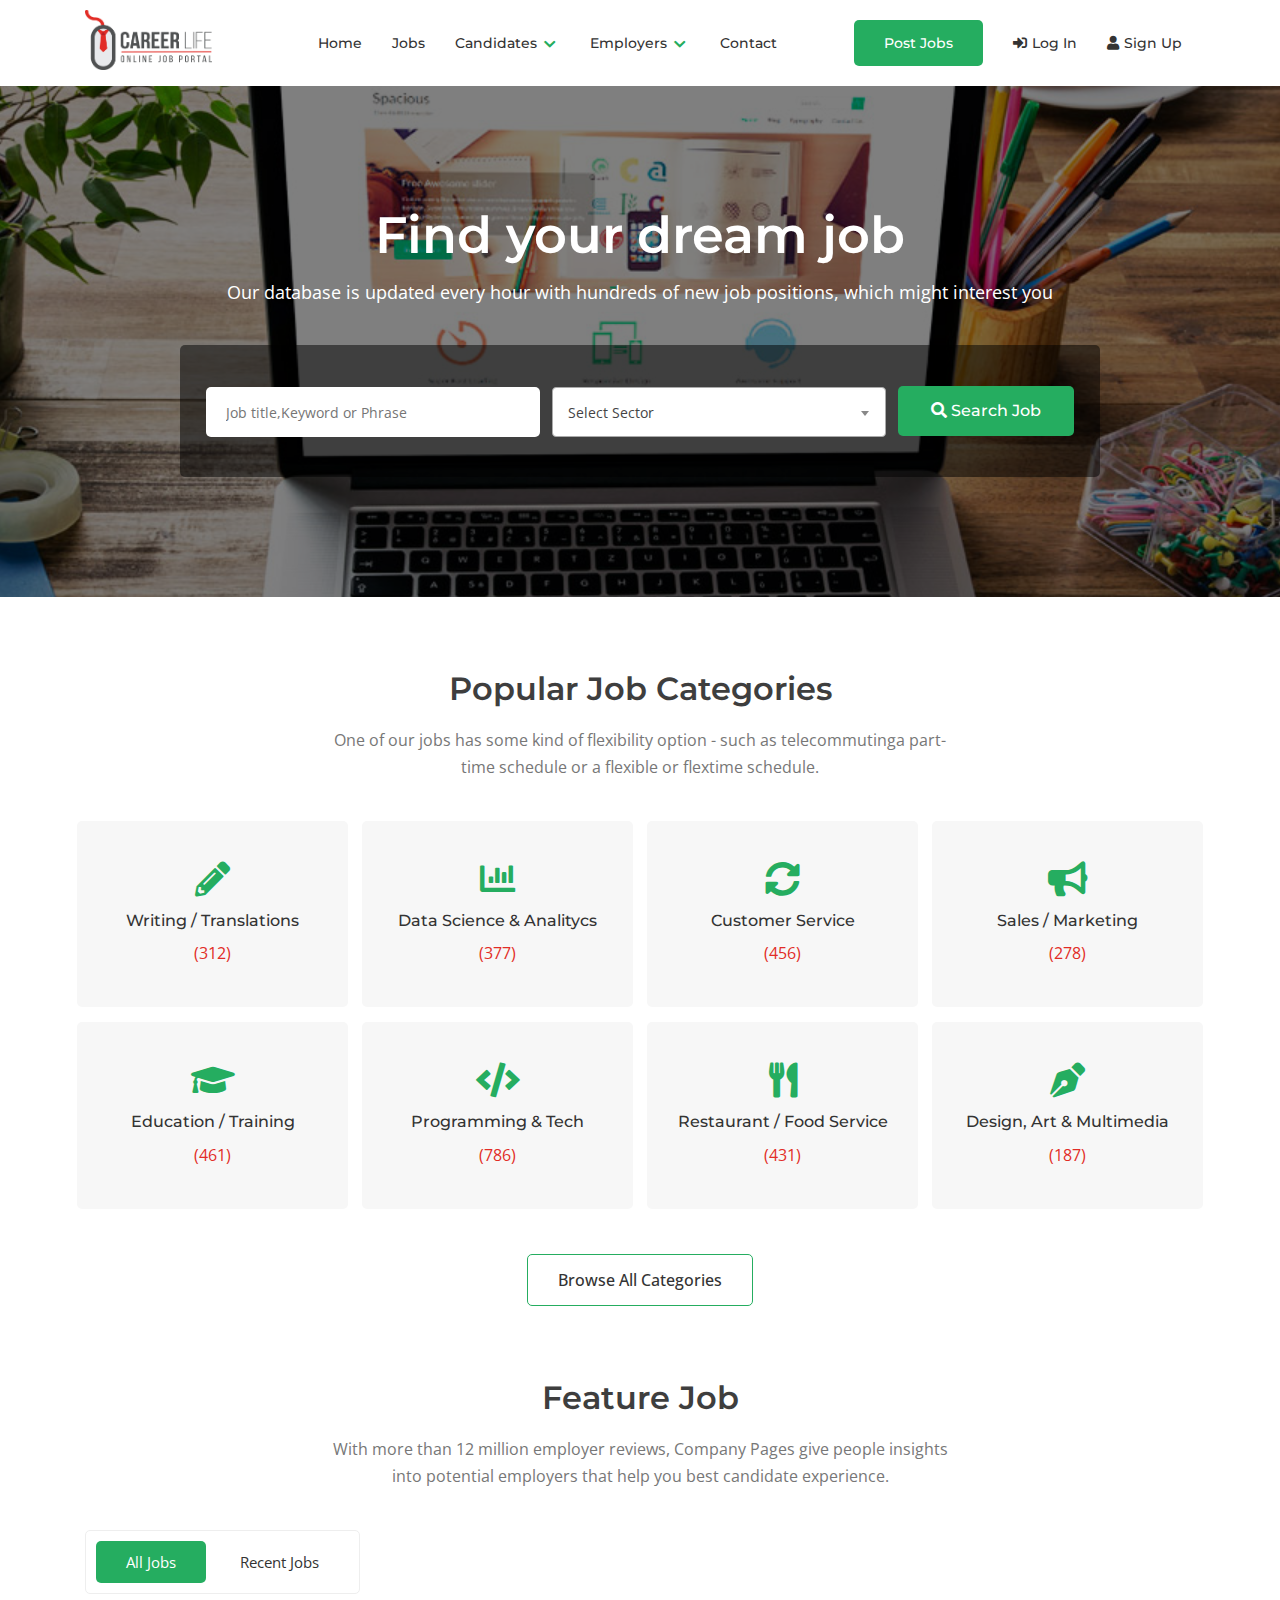
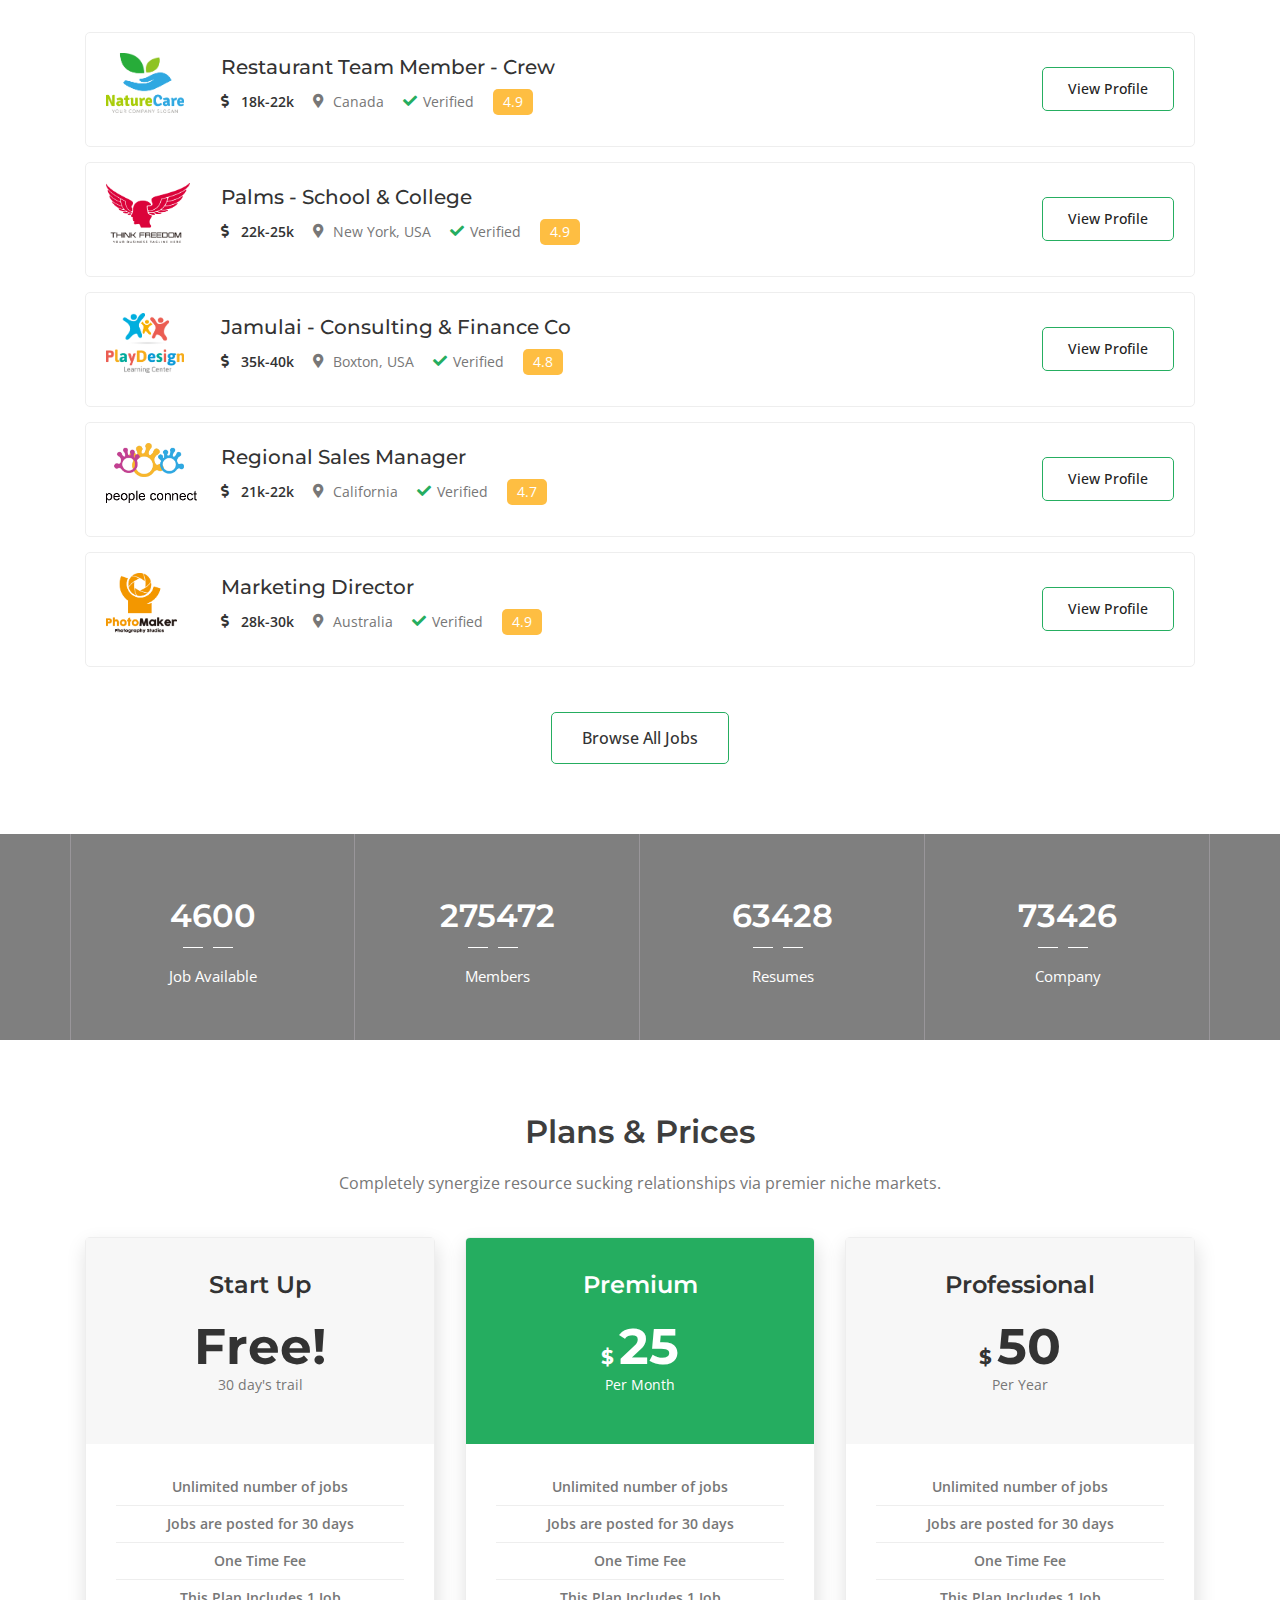
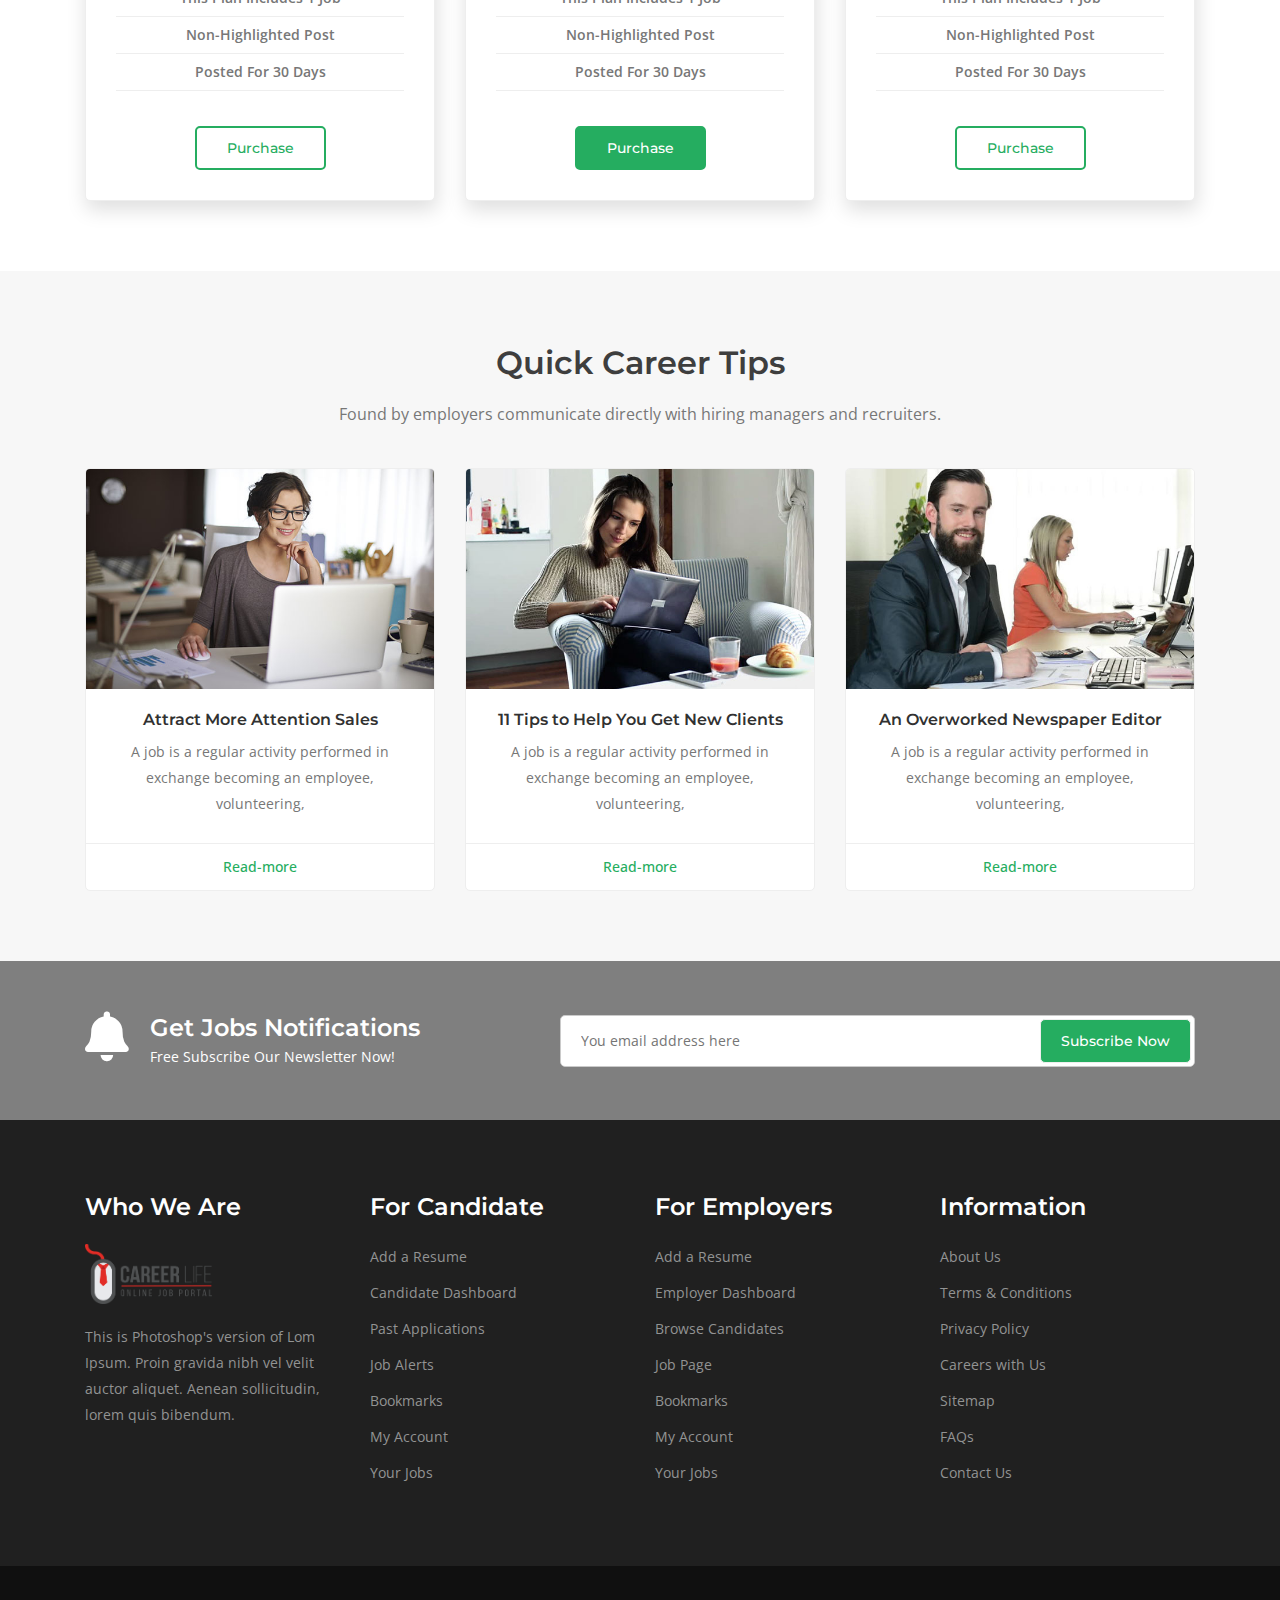
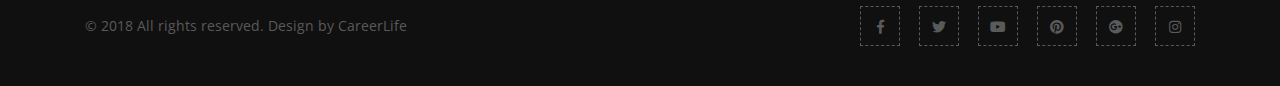
<file: index.html>
<!doctype html>
<html lang="en">

<head>
    <title>CareerLife</title>
    <!-- Required meta tags -->
    <meta charset="utf-8">
    <meta http-equiv="X-UA-Compatible" content="IE=edge">
    <meta name="viewport" content="width=device-width, initial-scale=1, shrink-to-fit=no">

    <!--=== Favicon ===-->
    <link rel="shortcut icon" href="assets/img/favicon.png" type="image/x-icon" />
    <!--=== Bootstrap CSS ===-->
    <link rel="stylesheet" href="assets/css/bootstrap.min.css">
    <!--=== Owl-carousel CSS ===-->
    <link rel="stylesheet" href="assets/css/owl.carousel.min.css">
    <!--=== Font-Awesome ===-->
    <link rel="stylesheet" href="assets/css/fontawesome-all.min.css">
    <!--=== Select2 css ===-->
    <link rel="stylesheet" href="assets/css/select2.min.css">
    <!--=== slick Nav css ===-->
    <link rel="stylesheet" href="assets/css/slicknav.min.css">
    <!--=== Style CSS ===-->
    <link rel="stylesheet" href="assets/css/style.css">
    <!--=== Responsive CSS ===-->
    <link rel="stylesheet" href="assets/css/responsive.css">


    <!-- HTML5 Shim and Respond.js IE8 support of HTML5 elements and media queries -->
    <!-- WARNING: Respond.js doesn't work if you view the page via file:// -->
    <!--[if lt IE 9]>
        <script src="https://oss.maxcdn.com/libs/html5shiv/3.7.0/html5shiv.js"></script>
        <script src="https://oss.maxcdn.com/libs/respond.js/1.4.2/respond.min.js"></script>
    <![endif]-->


</head>

<body>
    
    <!-- mobile menu start -->
    <div class="mobile-menu-area">
        <div class="container">
            <div class="row">
                <div class="col-lg-12">
                    <div class="mobile-menu-header">
                        <a href="" class="job-post-btn">Post jobs</a>
                        <div class="mobile-signupin text-right">
                            <ul>
                                <li><a href="login.html"><i class="fas fa-sign-in-alt"></i>Log In</a></li>
                                <li><a href=""><i class="fas fa-user"></i>Sign Up</a></li>
                            </ul>
                        </div>
                    </div>
                </div>
            </div>
            <div class="row">
                <div class="col-lg-12">
                    <div class="mobile-menu">
                        <form class="res-search">
                            <input type="text" placeholder="Job title, keywords or company name">
                            <button type="submit"><i class="fas fa-search"></i></button>
                        </form>
                        <ul class="responsive-mobile-menu">
                            <li><a href="index.html">Home</a></li>
                            <li><a href="job-search.html">Jobs</a></li>
                            <li><a href="">Candidates</a>
                                <ul>
                                    <li><a href="candidate-dashboard.html">Candidate dashboard</a></li>
                                    <li><a href="candidate-profile.html">Candidate Profile</a></li>
                                    <li><a href="candidate-message.html">Candidate Message</a></li>
                                    <li><a href="candidate-manage-job.html">Manage Jobs</a></li>
                                    <li><a href="candidate-earning.html">Candidate Earning</a></li>
                                </ul>
                            </li>
                            <li><a href="">Employers</a>
                                <ul>
                                    <li><a href="candidate-dashboard.html">Employer dashboard</a></li>
                                    <li><a href="candidate-profile.html">Employer Profile</a></li>
                                    <li><a href="candidate-message.html">Employer Message</a></li>
                                </ul>
                            </li>
                            <li><a href="contact.html">Contact</a></li>
                        </ul>
                    </div>
                </div>
            </div>
        </div>
    </div>
    <!-- mobile menu end -->
    <!-- header area start -->
    <div class="header-area">
        <div class="container">
            <div class="row">
                <div class="col-lg-2">
                    <div class="logo">
                        <a href="index.html"><img src="assets/img/logo.png" alt=""></a>
                    </div>
                </div>
                <div class="col-lg-10">
                    <div class="mainmenu text-right">
                        <ul>
                            <li><a href="index.html">Home</a></li>
                            <li><a href="job-search.html">Jobs</a></li>
                            <li><a href="" class="dropdown-menu-show">Candidates <i class="fas fa-chevron-down menu-dropdown"></i></a>
                                <ul class="dropdown-menu">
                                    <li><a href="candidate-dashboard.html">Candidate dashboard</a></li>
                                    <li><a href="candidate-profile.html">Candidate Profile</a></li>
                                    <li><a href="candidate-message.html">Candidate Message</a></li>
                                    <li><a href="candidate-manage-job.html">Manage Jobs</a></li>
                                    <li><a href="candidate-earning.html">Candidate Earning</a></li>
                                </ul>
                            </li>
                            <li><a href="">Employers <i class="fas fa-chevron-down menu-dropdown"></i></a>
                                <ul class="dropdown-menu">
                                    <li><a href="candidate-dashboard.html">Candidate dashboard</a></li>
                                    <li><a href="candidate-profile.html">Candidate Profile</a></li>
                                    <li><a href="candidate-message.html">Candidate Message</a></li>
                                    <li><a href="candidate-manage-job.html">Manage Jobs</a></li>
                                    <li><a href="job-post.html">Post Jobs</a></li>
                                </ul>
                            </li>
                            <li><a href="contact.html">Contact</a></li>
                            <li class="job-post-btn"><a href="job-post.html">Post Jobs</a></li>
                            <li><a href="login.html"><i class="fas fa-sign-in-alt"></i>Log In</a></li>
                            <li><a href="sign-up.html"><i class="fas fa-user"></i>Sign Up</a></li>
                        </ul>
                    </div>
                </div>
            </div>
        </div>
    </div>
    <!-- header area end -->
    <!-- hero area start -->
    <div class="hero-area overlay">
        <div class="container">
            <div class="row justify-content-center">
                <div class="col-lg-10">
                    <div class="hero-content text-center">
                        <h1>Find your dream job</h1>
                        <p>Our database is updated every hour with hundreds of new job positions, which might interest you</p>
                        <div class="hero-form-area-wrapper">
                            <form action="index.html">
                                <div class="hero-form">
                                    <div class="form-group single-hero-form">
                                        <input name="keyword" type="text" placeholder="Job title,Keyword or Phrase" class="hero-serch-box" required>
                                    </div>
                                    <div class="from-group single-hero-form">
                                        <div class="hero-selector-wrapper">
                                            <select class="hero-selector">
                                                <option selected>Select Sector</option>
                                                <option value="1">Design & multimedia</option>
                                                <option value="2">Programming & tech</option>
                                                 <option value="3">Accounting/finance</option>
                                                <option value="4">content writting</option>
                                                <option value="5">Training</option>
                                                <option value="6">Digital Marketing</option>
                                            </select>
                                        </div>
                                    </div>
                                    <div class="form-group single-hero-form hero-serch-btn">
                                        <button class="serch-btn" type="submit"><i class="fas fa-search"></i> Search Job</button>
                                    </div>
                                </div>
                            </form>
                        </div>
                    </div>
                </div>
            </div>
        </div>
    </div>
    <!-- hero area end -->
    <!-- category area start -->
    <div class="category-area section-padding">
        <div class="container">
            <div class="row justify-content-center">
                <div class="col-lg-7">
                    <div class="section-heading text-center">
                        <h2>Popular Job Categories</h2>
                        <p><span>One of our jobs has some kind of flexibility option - such as telecommutinga part-time schedule or a flexible or flextime schedule.</span></p>
                    </div>
                </div>
            </div>
            <div class="row">
                <div class="col-lg-3 col-sm-6">
                    <a href="" class="single-categorie-item">
                        <span class="icon">
                            <i class="fas fa-pencil-alt"></i>
                        </span>
                        <h5>Writing / Translations</h5>
                        <span class="job-number">(312)</span>
                    </a>
                </div>
                <div class="col-lg-3 col-sm-6">
                    <a href="" class="single-categorie-item">
                        <span class="icon">
                            <i class="fas fa-chart-bar"></i>
                        </span>
                        <h5>Data Science & Analitycs</h5>
                        <span class="job-number">(377)</span>
                    </a>
                </div>
                <div class="col-lg-3 col-sm-6">
                    <a href="" class="single-categorie-item">
                        <span class="icon">
                            <i class="fas fa-sync-alt"></i>
                        </span>
                        <h5>Customer Service </h5>
                        <span class="job-number">(456)</span>
                    </a>
                </div>
                <div class="col-lg-3 col-sm-6">
                    <a href="" class="single-categorie-item">
                        <span class="icon">
                            <i class="fas fa-bullhorn"></i>
                        </span>
                        <h5>Sales / Marketing</h5>
                        <span class="job-number">(278)</span>
                    </a>
                </div>
                <div class="col-lg-3 col-sm-6">
                    <a href="" class="single-categorie-item">
                        <span class="icon">
                            <i class="fas fa-graduation-cap"></i>
                        </span>
                        <h5>Education / Training</h5>
                        <span class="job-number">(461)</span>
                    </a>
                </div>
                <div class="col-lg-3 col-sm-6">
                    <a href="" class="single-categorie-item">
                        <span class="icon">
                            <i class="fas fa-code"></i>
                        </span>
                        <h5>Programming & Tech</h5>
                        <span class="job-number">(786)</span>
                    </a>
                </div>
                <div class="col-lg-3 col-sm-6">
                    <a href="" class="single-categorie-item">
                        <span class="icon">
                            <i class="fas fa-utensils"></i>
                        </span>
                        <h5>Restaurant / Food Service</h5>
                        <span class="job-number">(431)</span>
                    </a>
                </div>
                <div class="col-lg-3 col-sm-6">
                    <a href="" class="single-categorie-item">
                        <span class="icon">
                            <i class="fas fa-pen-nib"></i>
                        </span>
                        <h5>Design, Art & Multimedia</h5>
                        <span class="job-number">(187)</span>
                    </a>
                </div>
                <div class="col-lg-12">
                    <div class="load-more-area text-center">
                        <a href="#" class="load-more-btn">Browse All Categories</a>
                    </div>
                </div>
            </div>
        </div>
    </div>
    <!-- category area end -->
    <!-- feature job area start -->
    <div class="feature-job-area section-padding pt-0">
        <div class="container">
            <div class="row justify-content-center">
                <div class="col-lg-7">
                    <div class="section-heading text-center">
                        <h2>Feature Job </h2>
                        <p><span>With more than 12 million employer reviews, Company Pages give people insights into potential employers that help you best candidate experience.</span></p>
                    </div>
                </div>
            </div>
            <div class="row">
                <div class="col-lg-12">
                    <div class="job-feature-wrapper">
                        <ul class="nav job-list" >
                            <li class="active"><a class="active" href="#all-jobs"   data-toggle="tab">All Jobs</a></li>
                            <li><a href="#recent-jobs" data-toggle="tab">Recent Jobs</a></li>
                        </ul>
                        <div class="tab-content">
                            <div  class="tab-pane active" id="all-jobs">
                                <div class="single-feature-job-item">
                                    <div class="row">
                                        <div class="col-lg-9 col-md-9">
                                            <div class="single-feature-job-body">
                                                <img src="assets/img/company-logo-1.png" alt="">
                                                <h4>Restaurant Team Member - Crew  </h4>
                                                <ul>
                                                    <li class="dollar"><i class="fas fa-dollar-sign"></i>18k-22k</li>
                                                    <li><i class="fas fa-map-marker-alt"></i>Canada</li>
                                                    <li class="verify"><i class="fas fa-check"></i>Verified</li>
                                                    <li class="single-job-rating">4.9</li>
                                                </ul>
                                            </div>
                                        </div>
                                        <div class="col-lg-3 col-md-3">
                                            <div class="single-feature-job-btn text-right">
                                                <a href="">View Profile</a>
                                            </div>
                                        </div>
                                    </div>
                                </div> <!-- single job item -->
                                <div class="single-feature-job-item">
                                    <div class="row">
                                        <div class="col-lg-9 col-md-9">
                                            <div class="single-feature-job-body">
                                                <img src="assets/img/company-logo-2.png" alt="">
                                                <h4>Palms - School & College</h4>
                                                <ul>
                                                    <li class="dollar"><i class="fas fa-dollar-sign"></i>22k-25k</li>
                                                    <li><i class="fas fa-map-marker-alt"></i>New York, USA</li>
                                                    <li class="verify"><i class="fas fa-check"></i>Verified</li>
                                                    <li class="single-job-rating">4.9</li>
                                                </ul>
                                            </div>
                                        </div>
                                        <div class="col-lg-3 col-md-3">
                                            <div class="single-feature-job-btn text-right">
                                                <a href="">View Profile</a>
                                            </div>
                                        </div>
                                    </div>
                                </div> <!-- single job item -->
                                <div class="single-feature-job-item">
                                    <div class="row">
                                        <div class="col-lg-9 col-md-9">
                                            <div class="single-feature-job-body">
                                                <img src="assets/img/company-logo-3.png" alt="">
                                                <h4>Jamulai - Consulting & Finance Co</h4>
                                                <ul>
                                                    <li class="dollar"><i class="fas fa-dollar-sign"></i>35k-40k</li>
                                                    <li><i class="fas fa-map-marker-alt"></i>Boxton, USA</li>
                                                    <li class="verify"><i class="fas fa-check"></i>Verified</li>
                                                    <li class="single-job-rating">4.8</li>
                                                </ul>
                                            </div>
                                        </div>
                                        <div class="col-lg-3 col-md-3">
                                            <div class="single-feature-job-btn text-right">
                                                <a href="">View Profile</a>
                                            </div>
                                        </div>
                                    </div>
                                </div> <!-- single job item -->
                                <div class="single-feature-job-item">
                                    <div class="row">
                                        <div class="col-lg-9 col-md-9">
                                            <div class="single-feature-job-body">
                                                <img src="assets/img/company-logo-4.png" alt="">
                                                <h4>Regional Sales Manager</h4>
                                                <ul>
                                                    <li class="dollar"><i class="fas fa-dollar-sign"></i>21k-22k</li>
                                                    <li><i class="fas fa-map-marker-alt"></i>California</li>
                                                    <li class="verify"><i class="fas fa-check"></i>Verified</li>
                                                    <li class="single-job-rating">4.7</li>
                                                </ul>
                                            </div>
                                        </div>
                                        <div class="col-lg-3 col-md-3">
                                            <div class="single-feature-job-btn text-right">
                                                <a href="">View Profile</a>
                                            </div>
                                        </div>
                                    </div>
                                </div> <!-- single job item -->
                                <div class="single-feature-job-item">
                                    <div class="row">
                                        <div class="col-lg-9 col-md-9">
                                            <div class="single-feature-job-body">
                                                <img src="assets/img/company-logo-6.png" alt="">
                                                <h4>Marketing Director</h4>
                                                <ul>
                                                    <li class="dollar"><i class="fas fa-dollar-sign"></i>28k-30k</li>
                                                    <li><i class="fas fa-map-marker-alt"></i>Australia</li>
                                                    <li class="verify"><i class="fas fa-check"></i>Verified</li>
                                                    <li class="single-job-rating">4.9</li>
                                                </ul>
                                            </div>
                                        </div>
                                        <div class="col-lg-3 col-md-3">
                                            <div class="single-feature-job-btn text-right">
                                                <a href="">View Profile</a>
                                            </div>
                                        </div>
                                    </div>
                                </div> <!-- single job item -->
                            </div>
                            <div class="tab-pane" id="recent-jobs">
                                <div class="single-feature-job-item">
                                    <div class="row">
                                        <div class="col-lg-9 col-md-9">
                                            <div class="single-feature-job-body">
                                                <img src="assets/img/company-logo-6.png" alt="">
                                                <h4>Marketing Director</h4>
                                                <ul>
                                                    <li class="dollar"><i class="fas fa-dollar-sign"></i>28k-30k</li>
                                                    <li><i class="fas fa-map-marker-alt"></i>Australia</li>
                                                    <li class="verify"><i class="fas fa-check"></i>Verified</li>
                                                    <li class="single-job-rating">4.9</li>
                                                </ul>
                                            </div>
                                        </div>
                                        <div class="col-lg-3 col-md-3">
                                            <div class="single-feature-job-btn text-right">
                                                <a href="">View Profile</a>
                                            </div>
                                        </div>
                                    </div>
                                </div> <!-- single job item -->
                                <div class="single-feature-job-item">
                                    <div class="row">
                                        <div class="col-lg-9 col-md-9">
                                            <div class="single-feature-job-body">
                                                <img src="assets/img/company-logo-7.png" alt="">
                                                <h4>MBBS Doctor Needed</h4>
                                                <ul>
                                                    <li class="dollar"><i class="fas fa-dollar-sign"></i>28k-30k</li>
                                                    <li><i class="fas fa-map-marker-alt"></i>Armenia </li>
                                                    <li class="verify"><i class="fas fa-check"></i>Verified</li>
                                                    <li class="single-job-rating">4.9</li>
                                                </ul>
                                            </div>
                                        </div>
                                        <div class="col-lg-3 col-md-3">
                                            <div class="single-feature-job-btn text-right">
                                                <a href="">View Profile</a>
                                            </div>
                                        </div>
                                    </div>
                                </div> <!-- single job item -->
                                <div class="single-feature-job-item">
                                    <div class="row">
                                        <div class="col-lg-9 col-md-9">
                                            <div class="single-feature-job-body">
                                                <img src="assets/img/company-logo-7.png" alt="">
                                                <h4>C Developer (Senior) C .Net</h4>
                                                <ul>
                                                    <li class="dollar"><i class="fas fa-dollar-sign"></i>28k-30k</li>
                                                    <li><i class="fas fa-map-marker-alt"></i>Russia ,Moscow</li>
                                                    <li class="verify"><i class="fas fa-check"></i>Verified</li>
                                                    <li class="single-job-rating">4.9</li>
                                                </ul>
                                            </div>
                                        </div>
                                        <div class="col-lg-3 col-md-3">
                                            <div class="single-feature-job-btn text-right">
                                                <a href="">View Profile</a>
                                            </div>
                                        </div>
                                    </div>
                                </div> <!-- single job item -->
                                <div class="single-feature-job-item">
                                    <div class="row">
                                        <div class="col-lg-9 col-md-9">
                                            <div class="single-feature-job-body">
                                                <img src="assets/img/company-logo-8.png" alt="">
                                                <h4>Regional Sales Manager South east Asia</h4>
                                                <ul>
                                                    <li class="dollar"><i class="fas fa-dollar-sign"></i>28k-30k</li>
                                                    <li><i class="fas fa-map-marker-alt"></i>Japan</li>
                                                    <li class="verify"><i class="fas fa-check"></i>Verified</li>
                                                    <li class="single-job-rating">4.9</li>
                                                </ul>
                                            </div>
                                        </div>
                                        <div class="col-lg-3 col-md-3">
                                            <div class="single-feature-job-btn text-right">
                                                <a href="">View Profile</a>
                                            </div>
                                        </div>
                                    </div>
                                </div> <!-- single job item -->
                                <div class="single-feature-job-item">
                                    <div class="row">
                                        <div class="col-lg-9 col-md-9">
                                            <div class="single-feature-job-body">
                                                <img src="assets/img/company-logo-1.png" alt="">
                                                <h4>Core PHP Developer for Site Maintenance </h4>
                                                <ul>
                                                    <li class="dollar"><i class="fas fa-dollar-sign"></i>28k-30k</li>
                                                    <li><i class="fas fa-map-marker-alt"></i>Dhaka , Bangladesh</li>
                                                    <li class="verify"><i class="fas fa-check"></i>Verified</li>
                                                    <li class="single-job-rating">4.9</li>
                                                </ul>
                                            </div>
                                        </div>
                                        <div class="col-lg-3 col-md-3">
                                            <div class="single-feature-job-btn text-right">
                                                <a href="">View Profile</a>
                                            </div>
                                        </div>
                                    </div>
                                </div> <!-- single job item -->
                            </div>    
                        </div> 
                    </div>
                </div>
                <div class="col-lg-12">
                    <div class="load-more-area text-center">
                        <a href="#" class="load-more-btn">Browse All Jobs</a>
                    </div>
                </div>
            </div>
        </div>
    </div>
    <!-- feature job area end -->
    <!-- job counter area start -->
    <div class="job-counter-area overlay">
        <div class="container">
            <div class="row">
                <div class="col-lg-3 col-sm-6">
                    <div class="single-job-counter-item">
                        <h2 class="counter">4600</h2>
                        <span>Job Available</span>
                    </div>
                </div>
                <div class="col-lg-3 col-sm-6">
                    <div class="single-job-counter-item">
                        <h2 class="counter">275472</h2>
                        <span>Members</span>
                    </div>
                </div>
                <div class="col-lg-3 col-sm-6">
                    <div class="single-job-counter-item">
                        <h2 class="counter">63428</h2>
                        <span>Resumes</span>
                    </div>
                </div>
                <div class="col-lg-3 col-sm-6">
                    <div class="single-job-counter-item">
                        <h2 class="counter">73426</h2>
                        <span>Company</span>
                    </div>
                </div>
            </div>
        </div>
    </div>
    <!-- job counter area end -->
    <!-- pricing plan area start -->
    <div class="pricing-area section-padding">
        <div class="container">
            <div class="row justify-content-center">
                <div class="col-lg-7">
                    <div class="section-heading text-center">
                        <h2>Plans & Prices</h2>
                        <p><span>Completely synergize resource sucking relationships via premier niche markets.</span></p>
                    </div>
                </div>
            </div>
            <div class="row ">
                <div class="col-lg-4">
                    <div class="single-pricing-item">
                        <div class="pricing-header">
                            <h4>Start Up</h4>
                            <h1>Free!</h1>
                            <p>30 day's trail</p>
                        </div>
                        <div class="pricing-content">
                            <ul>
                                <li>Unlimited number of jobs</li>
                                <li>Jobs are posted for 30 days</li>
                                <li>One Time Fee</li>
                                <li>This Plan Includes 1 Job</li>
                                <li>Non-Highlighted Post</li>
                                <li>Posted For 30 Days</li>
                            </ul>
                            <a href="" class="purchase-btn">Purchase</a>
                        </div>
                    </div>
                </div>
                <div class="col-lg-4">
                    <div class="single-pricing-item active">
                        <div class="pricing-header active">
                            <h4>Premium</h4>
                            <h1 class="dolar-sign">25</h1>
                            <p>Per Month</p>
                        </div>
                        <div class="pricing-content">
                            <ul>
                                <li>Unlimited number of jobs</li>
                                <li>Jobs are posted for 30 days</li>
                                <li>One Time Fee</li>
                                <li>This Plan Includes 1 Job</li>
                                <li>Non-Highlighted Post</li>
                                <li>Posted For 30 Days</li>
                            </ul>
                            <a href="" class="purchase-btn active">Purchase</a>
                        </div>
                    </div> 
                </div>
                <div class="col-lg-4">
                    <div class="single-pricing-item">
                        <div class="pricing-header">
                            <h4>Professional</h4>
                            <h1 class="dolar-sign">50</h1>
                            <p>Per Year</p>
                        </div>
                        <div class="pricing-content">
                            <ul>
                                <li>Unlimited number of jobs</li>
                                <li>Jobs are posted for 30 days</li>
                                <li>One Time Fee</li>
                                <li>This Plan Includes 1 Job</li>
                                <li>Non-Highlighted Post</li>
                                <li>Posted For 30 Days</li>
                            </ul>
                            <a href="" class="purchase-btn">Purchase</a>
                        </div>
                    </div>
                </div>
            </div>
        </div>
    </div>
    <!-- pricing plan area end -->
    <!-- career tips area start -->
    <div class="career-tips-area section-padding">
        <div class="container">
            <div class="row justify-content-center">
                <div class="col-lg-7">
                    <div class="section-heading text-center">
                        <h2>Quick Career Tips</h2>
                        <p><span>Found by employers communicate directly with hiring managers and recruiters.</span></p>
                    </div>
                </div>
            </div>
            <div class="row">
                <div class="col-lg-4">
                    <div class="single-career-item">
                        <div class="single-career-item-bg">
                            <div class="career-item-bg career-bg-1">
                            </div>
                        </div>
                        <div class="career-item-content">
                            <h5>Attract More Attention Sales</h5>
                            <p>A job is a regular activity performed in exchange becoming an employee, volunteering,</p>
                        </div>
                        <div class="career-btn">
                            <a href="" class="inline-btn">Read-more</a>
                        </div>
                    </div>
                </div>
                <div class="col-lg-4">
                    <div class="single-career-item">
                        <div class="single-career-item-bg">
                            <div class="career-item-bg career-bg-2">
                            </div>
                        </div>
                        <div class="career-item-content">
                            <h5>11 Tips to Help You Get New Clients</h5>
                            <p>A job is a regular activity performed in exchange becoming an employee, volunteering,</p>
                        </div>
                        <div class="career-btn">
                            <a href="" class="inline-btn">Read-more</a>
                        </div>
                    </div>
                </div>
                <div class="col-lg-4">
                    <div class="single-career-item">
                        <div class="single-career-item-bg">
                            <div class="career-item-bg career-bg-3">
                            </div>
                        </div>
                        <div class="career-item-content">
                            <h5>An Overworked Newspaper Editor</h5>
                            <p>A job is a regular activity performed in exchange becoming an employee, volunteering,</p>
                        </div>
                        <div class="career-btn">
                            <a href="" class="inline-btn">Read-more</a>
                        </div>
                    </div>
                </div>
            </div>
        </div>
    </div>
    <!-- career tips area end -->
    <!-- subscriber area start -->
    <div class="subscriber-area overlay">
        <div class="container">
            <div class="row justify-content-between">
                <div class="col-lg-4">
                    <div class="subscriber-title">
                        <i class="fas fa-bell"></i>
                        <h4>Get Jobs Notifications</h4>
                        <p>Free Subscribe Our Newsletter Now!</p>
                    </div>
                </div>
                <div class="col-lg-7">
                    <div class="subscriber-box-area">
                        <form action="index.html">
                            <div class="form-group fullwide subscriber">
                                <input type="email" name="email" class="subscriber" placeholder="You email address here" required="">

                                <button type="submit" class="subscriber-btn">Subscribe Now</button>
                            </div>
                        </form>
                    </div>
                </div>
            </div>
        </div>
    </div>
    <!-- subscriber area end -->
    <!-- footer area start -->
    <div class="footer-area section-padding">
        <div class="container">
            <div class="row">
                <div class="col-lg-3 col-sm-6">
                    <div class="single-footer-item">
                        <h4>Who We Are</h4>
                        <div class="footer-logo">
                            <a href="index.html"><img src="assets/img/logo.png" alt=""></a>
                        </div>
                        <p>This is Photoshop's version of Lom Ipsum. Proin gravida nibh vel velit auctor aliquet. Aenean sollicitudin, lorem quis bibendum.</p>
                    </div>
                </div>
                <div class="col-lg-3 col-sm-6">
                    <div class="single-footer-item">
                        <h4>For Candidate</h4>
                        <ul>
                            <li><a href="">Add a Resume</a></li>
                            <li><a href="">Candidate Dashboard</a></li>
                            <li><a href="">Past Applications</a></li>
                            <li><a href="">Job Alerts</a></li>
                            <li><a href="">Bookmarks</a></li>
                            <li><a href="">My Account</a></li>
                            <li><a href="">Your Jobs</a></li>
                        </ul>
                    </div>
                </div>
                <div class="col-lg-3 col-sm-6">
                    <div class="single-footer-item">
                        <h4>For Employers</h4>
                        <ul>
                            <li><a href="">Add a Resume</a></li>
                            <li><a href="">Employer Dashboard</a></li>
                            <li><a href="">Browse Candidates</a></li>
                            <li><a href="">Job Page</a></li>
                            <li><a href="">Bookmarks</a></li>
                            <li><a href="">My Account</a></li>
                            <li><a href="">Your Jobs</a></li>
                        </ul>
                    </div>
                </div>
                <div class="col-lg-3 col-sm-6">
                    <div class="single-footer-item">
                        <h4>Information</h4>
                        <ul>
                            <li><a href="">About Us</a></li>
                            <li><a href="">Terms & Conditions</a></li>
                            <li><a href="">Privacy Policy</a></li>
                            <li><a href="">Careers with Us</a></li>
                            <li><a href="">Sitemap</a></li>
                            <li><a href="">FAQs</a></li>
                            <li><a href="">Contact Us</a></li>
                        </ul>
                    </div>
                </div>
            </div>
        </div>
    </div>
    <!-- footer area end -->
    <!-- copyright area start -->
    <div class="copy-right-area">
        <div class="container">
            <div class="row">
                <div class="col-lg-6">
                    <p>© 2018 All rights reserved. Design by CareerLife</p>
                </div>
                <div class="col-lg-6">
                    <div class="footer-social text-right">
                        <ul>
                            <li><a href=""><i class="fab fa-facebook-f"></i></a></li>
                            <li><a href=""><i class="fab fa-twitter "></i></a></li>
                            <li><a href=""><i class="fab fa-youtube "></i></a></li>
                            <li><a href=""><i class="fab fa-pinterest "></i></a></li>
                            <li><a href=""><i class="fab fa-google-plus "></i></a></li>
                            <li><a href=""><i class="fab fa-instagram "></i></a></li>
                        </ul>
                    </div>
                </div>
            </div>
        </div>
    </div>
    <!-- copyright area end -->



    <!--=== jQuery Js ===-->
    <script src="assets/js/jquery-2.2.4.min.js"></script>
    <!--=== Poper Js ===-->
    <script src="assets/js/popper.min.js"></script>
    <!--=== Bootstrap Js ===-->
    <script src="assets/js/bootstrap.min.js"></script>
    <!--=== Owl-carousel Js ===-->
    <script src="assets/js/owl.carousel.min.js"></script>
    <!--=== Select2 Js ===-->
    <script src="assets/js/select2.min.js"></script>
    <!--=== Counter Up Js ===-->
    <script src="assets/js/jquery.counterup.min.js"></script>
    <script src="assets/js/jquery.waypoints.min.js"></script>
    <!--=== Sticky Js ===-->
    <script src="assets/js/jquery.sticky.js"></script>
    <!--=== Slick nav Js ===-->
    <script src="assets/js/jquery.slicknav.min.js"></script>
    <!--=== Main Js ===-->
    <script src="assets/js/main.js"></script>

</body>

</html>
</file>
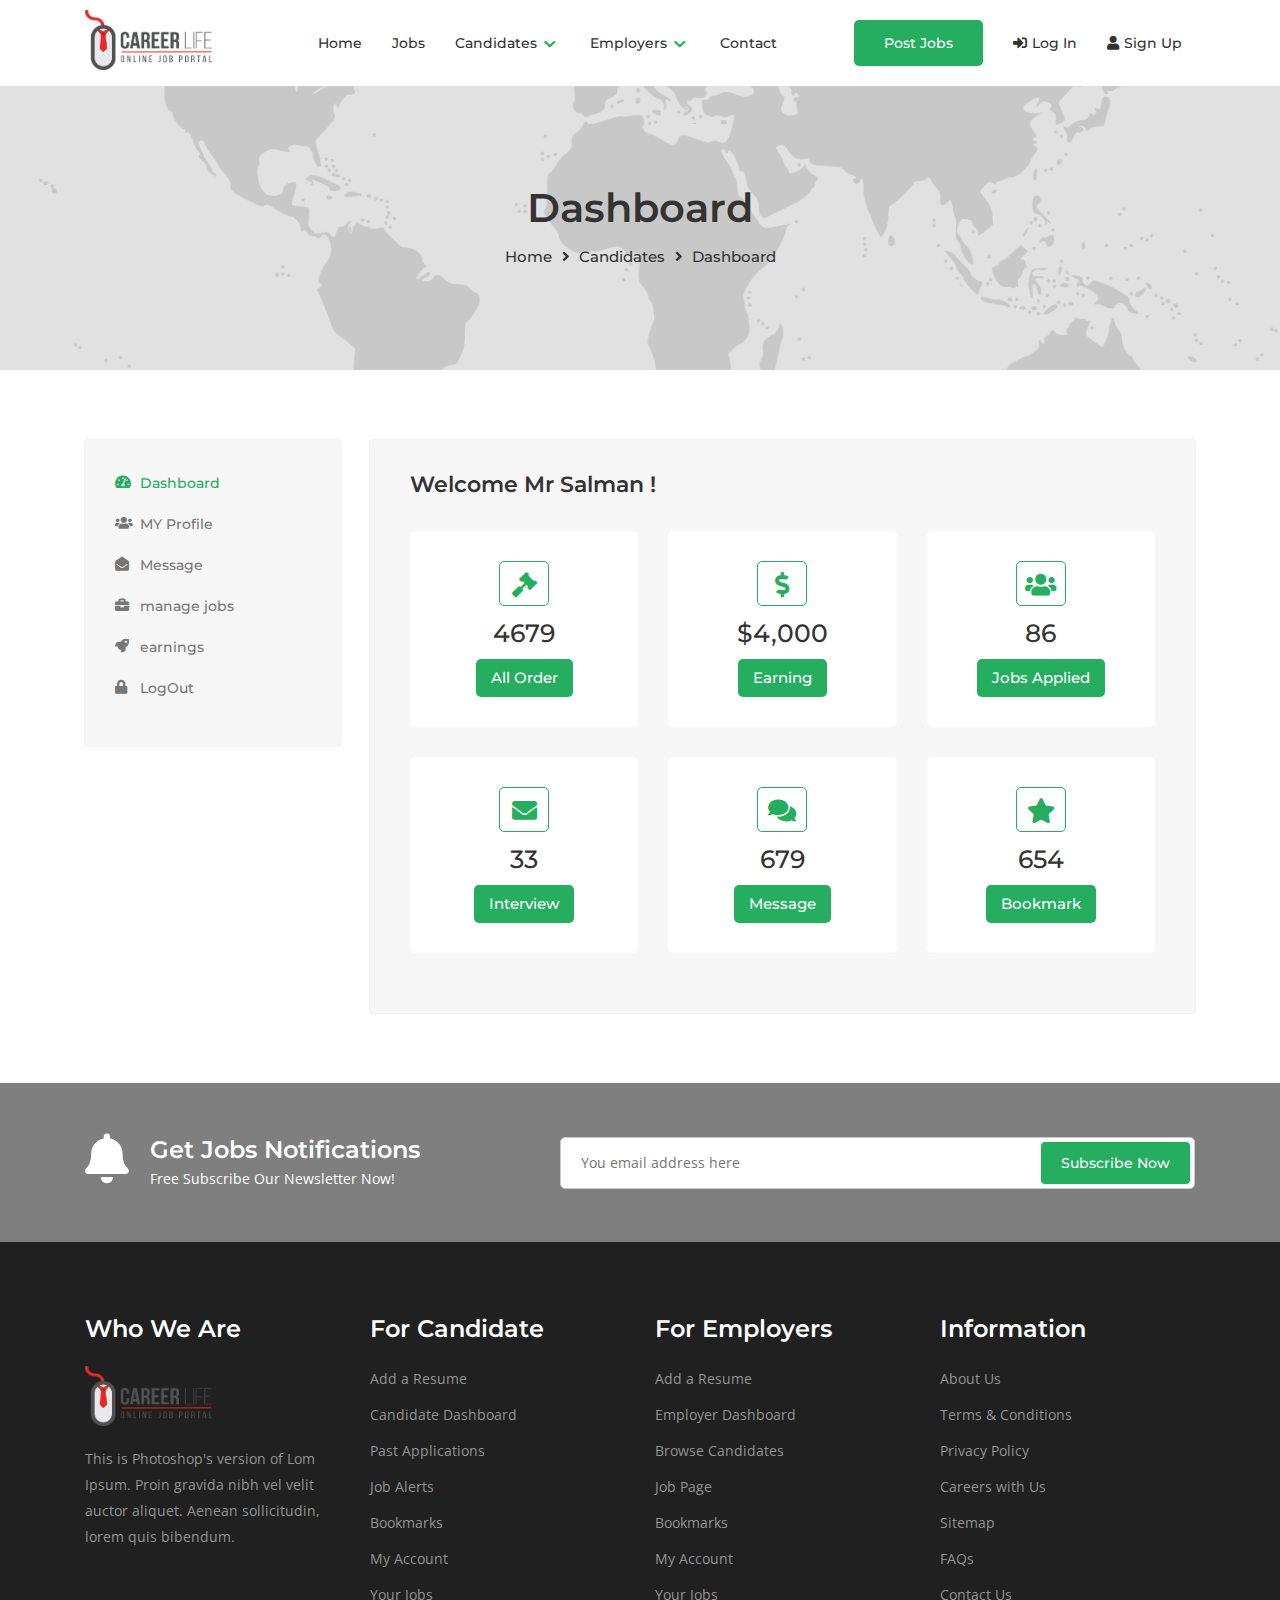
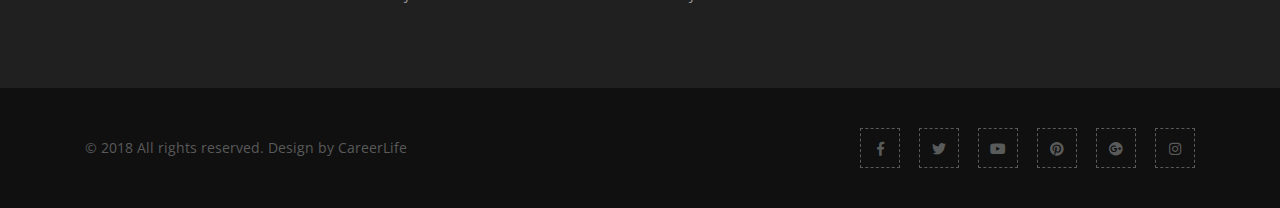
<file: candidate-dashboard.html>
<!doctype html>
<html lang="en">

<head>
    <title>Candidate Dashboard</title>
    <!-- Required meta tags -->
    <meta charset="utf-8">
    <meta http-equiv="X-UA-Compatible" content="IE=edge">
    <meta name="viewport" content="width=device-width, initial-scale=1, shrink-to-fit=no">

    <!--=== Favicon ===-->
    <link rel="shortcut icon" href="assets/img/favicon.png" type="image/x-icon" />
    <!--=== Bootstrap CSS ===-->
    <link rel="stylesheet" href="assets/css/bootstrap.min.css">
    <!--=== Owl-carousel CSS ===-->
    <link rel="stylesheet" href="assets/css/owl.carousel.min.css">
    <!--=== Font-Awesome ===-->
    <link rel="stylesheet" href="assets/css/fontawesome-all.min.css">
    <!--=== Select2 css ===-->
    <link rel="stylesheet" href="assets/css/select2.min.css">
    <!--=== slick Nav css ===-->
    <link rel="stylesheet" href="assets/css/slicknav.min.css">
    <!--=== Style CSS ===-->
    <link rel="stylesheet" href="assets/css/style.css">
    <!--=== Responsive CSS ===-->
    <link rel="stylesheet" href="assets/css/responsive.css">


    <!-- HTML5 Shim and Respond.js IE8 support of HTML5 elements and media queries -->
    <!-- WARNING: Respond.js doesn't work if you view the page via file:// -->
    <!--[if lt IE 9]>
        <script src="https://oss.maxcdn.com/libs/html5shiv/3.7.0/html5shiv.js"></script>
        <script src="https://oss.maxcdn.com/libs/respond.js/1.4.2/respond.min.js"></script>
    <![endif]-->


</head>

<body>
    
    <!-- mobile menu start -->
    <div class="mobile-menu-area">
        <div class="container">
            <div class="row">
                <div class="col-lg-12">
                    <div class="mobile-menu-header">
                        <a href="" class="job-post-btn">Post jobs</a>
                        <div class="mobile-signupin text-right">
                            <ul>
                                <li><a href="login.html"><i class="fas fa-sign-in-alt"></i>Log In</a></li>
                                <li><a href=""><i class="fas fa-user"></i>Sign Up</a></li>
                            </ul>
                        </div>
                    </div>
                </div>
            </div>
            <div class="row">
                <div class="col-lg-12">
                    <div class="mobile-menu">
                        <form class="res-search">
                            <input type="text" placeholder="Job title, keywords or company name">
                            <button type="submit"><i class="fas fa-search"></i></button>
                        </form>
                        <ul class="responsive-mobile-menu">
                            <li><a href="index.html">Home</a></li>
                            <li><a href="job-search.html">Jobs</a></li>
                            <li><a href="">Candidates</a>
                                <ul>
                                    <li><a href="candidate-dashboard.html">Candidate dashboard</a></li>
                                    <li><a href="candidate-profile.html">Candidate Profile</a></li>
                                    <li><a href="candidate-message.html">Candidate Message</a></li>
                                    <li><a href="candidate-manage-job.html">Manage Jobs</a></li>
                                    <li><a href="candidate-earning.html">Candidate Earning</a></li>
                                </ul>
                            </li>
                            <li><a href="">Employers</a>
                                <ul>
                                    <li><a href="candidate-dashboard.html">Employer dashboard</a></li>
                                    <li><a href="candidate-profile.html">Employer Profile</a></li>
                                    <li><a href="candidate-message.html">Employer Message</a></li>
                                </ul>
                            </li>
                            <li><a href="contact.html">Contact</a></li>
                        </ul>
                    </div>
                </div>
            </div>
        </div>
    </div>
    <!-- mobile menu end -->
    <!-- header area start -->
    <div class="header-area">
        <div class="container">
            <div class="row">
                <div class="col-lg-2">
                    <div class="logo">
                        <a href="index.html"><img src="assets/img/logo.png" alt=""></a>
                    </div>
                </div>
                <div class="col-lg-10">
                    <div class="mainmenu text-right">
                        <ul>
                            <li><a href="index.html">Home</a></li>
                            <li><a href="job-search.html">Jobs</a></li>
                            <li><a href="" class="dropdown-menu-show">Candidates <i class="fas fa-chevron-down menu-dropdown"></i></a>
                                <ul class="dropdown-menu">
                                    <li><a href="candidate-dashboard.html">Candidate dashboard</a></li>
                                    <li><a href="candidate-profile.html">Candidate Profile</a></li>
                                    <li><a href="candidate-message.html">Candidate Message</a></li>
                                    <li><a href="candidate-manage-job.html">Manage Jobs</a></li>
                                    <li><a href="candidate-earning.html">Candidate Earning</a></li>
                                </ul>
                            </li>

                            <li><a href="">Employers <i class="fas fa-chevron-down menu-dropdown"></i></a>
                                <ul class="dropdown-menu">
                                    <li><a href="candidate-dashboard.html">Candidate dashboard</a></li>
                                    <li><a href="candidate-profile.html">Candidate Profile</a></li>
                                    <li><a href="candidate-message.html">Candidate Message</a></li>
                                    <li><a href="candidate-manage-job.html">Manage Jobs</a></li>
                                    <li><a href="job-post.html">Post Jobs</a></li>
                                </ul>
                            </li>
                            <li><a href="contact.html">Contact</a></li>
                            <li class="job-post-btn"><a href="job-post.html">Post Jobs</a></li>
                            <li><a href="login.html"><i class="fas fa-sign-in-alt"></i>Log In</a></li>
                            <li><a href="sign-up.html"><i class="fas fa-user"></i>Sign Up</a></li>
                        </ul>
                    </div>
                </div>
            </div>
        </div>
    </div>
    <!-- header area end -->
    <!-- hero breadcome area end -->
    <div class="hero-breadcome-area hero-dashboard-breadcome">
        <div class="container">
            <div class="row">
                <div class="col-lg-12">
                   <div class="breadcome-content">
                        <h1>Dashboard</h1>
                        <ul class="breadcome-menu-list">
                            <li><a href="index.html">Home</a><i class="fas fa-angle-right"></i></li>
                            <li><a href="index.html">Candidates</a><i class="fas fa-angle-right"></i></li>
                            <li><a href="index.html">Dashboard</a></li>
                        </ul>
                   </div>
                </div>
            </div>
        </div>
    </div>
    <!-- hero breadcome area end -->
    <!-- dashboard-area area start -->
    <div class="dashboard-area section-padding">
        <div class="container">
            <div class="row">
                <div class="col-lg-3">
                    <div class="dashboard-sidebar-menu">
                        <ul>
                            <li class="active"><a href=""><i class="fas fa-tachometer-alt"></i>Dashboard</a></li>
                            <li><a href=""><i class="fas fa-users"></i>MY Profile</a></li>
                            <li><a href=""><i class="fas fa-envelope-open"></i>Message</a></li>
                            <li><a href=""><i class="fas fa-briefcase"></i>manage jobs</a></li>
                            <li><a href=""><i class="fas fa-rocket"></i>earnings</a></li>
                            <li><a href=""><i class="fas fa-lock"></i>LogOut</a></li>
                        </ul>
                    </div>
                </div>
                <div class="col-lg-9">
                    <div class="dashboard-employer-profile">
                        <div class="wellcome-notish">
                            <h4>Welcome Mr Salman !</h4>
                        </div>
                        <div class="row">
                            <div class="col-lg-4 col-sm-6">
                                <div class="single-dashboard-item">
                                    <div class="single-dashboard-icon">
                                        <i class="fas fa-gavel"></i>
                                    </div>
                                    <h3>4679</h3>
                                    <span class="dashboard-metatag">All Order</span>
                                </div>
                            </div>
                            <div class="col-lg-4 col-sm-6">
                                <div class="single-dashboard-item">
                                    <div class="single-dashboard-icon">
                                        <i class="fas fa-dollar-sign"></i>
                                    </div>
                                    <h3>$4,000</h3>
                                    <span class="dashboard-metatag">Earning</span>
                                </div>
                            </div>
                            <div class="col-lg-4 col-sm-6">
                                <div class="single-dashboard-item">
                                    <div class="single-dashboard-icon">
                                        <i class="fas fa-users"></i>
                                    </div>
                                    <h3>86</h3>
                                    <span class="dashboard-metatag">Jobs Applied</span>
                                </div>
                            </div>
                            <div class="col-lg-4 col-sm-6">
                                <div class="single-dashboard-item">
                                    <div class="single-dashboard-icon">
                                        <i class="fas fa-envelope"></i>
                                    </div>
                                    <h3>33</h3>
                                    <span class="dashboard-metatag">Interview</span>
                                </div>
                            </div>
                            <div class="col-lg-4 col-sm-6">
                                <div class="single-dashboard-item">
                                    <div class="single-dashboard-icon">
                                        <i class="fas fa-comments"></i>
                                    </div>
                                    <h3>679</h3>
                                    <span class="dashboard-metatag">Message</span>
                                </div>
                            </div>
                            <div class="col-lg-4 col-sm-6">
                                <div class="single-dashboard-item">
                                    <div class="single-dashboard-icon">
                                        <i class="fas fa-star"></i>
                                    </div>
                                    <h3>654</h3>
                                    <span class="dashboard-metatag">Bookmark</span>
                                </div>
                            </div>
                        </div>
                    </div>
                </div>
            </div>
        </div>
    </div>
    <!-- dashboard-area area end -->
    <!-- subscriber area start -->
    <div class="subscriber-area overlay">
        <div class="container">
            <div class="row justify-content-between">
                <div class="col-lg-4">
                    <div class="subscriber-title">
                        <i class="fas fa-bell"></i>
                        <h4>Get Jobs Notifications</h4>
                        <p>Free Subscribe Our Newsletter Now!</p>
                    </div>
                </div>
                <div class="col-lg-7">
                    <div class="subscriber-box-area">
                        <form action="index.html">
                            <div class="form-group fullwide subscriber">
                                <input type="email" name="email" class="subscriber" placeholder="You email address here" required="">

                                <button type="submit" class="subscriber-btn">Subscribe Now</button>
                            </div>
                        </form>
                    </div>
                </div>
            </div>
        </div>
    </div>
    <!-- subscriber area end -->
    <!-- footer area start -->
    <div class="footer-area section-padding">
        <div class="container">
            <div class="row">
                <div class="col-lg-3 col-sm-6">
                    <div class="single-footer-item">
                        <h4>Who We Are</h4>
                        <div class="footer-logo">
                            <a href="index.html"><img src="assets/img/logo.png" alt=""></a>
                        </div>
                        <p>This is Photoshop's version of Lom Ipsum. Proin gravida nibh vel velit auctor aliquet. Aenean sollicitudin, lorem quis bibendum.</p>
                    </div>
                </div>
                <div class="col-lg-3 col-sm-6">
                    <div class="single-footer-item">
                        <h4>For Candidate</h4>
                        <ul>
                            <li><a href="">Add a Resume</a></li>
                            <li><a href="">Candidate Dashboard</a></li>
                            <li><a href="">Past Applications</a></li>
                            <li><a href="">Job Alerts</a></li>
                            <li><a href="">Bookmarks</a></li>
                            <li><a href="">My Account</a></li>
                            <li><a href="">Your Jobs</a></li>
                        </ul>
                    </div>
                </div>
                <div class="col-lg-3 col-sm-6">
                    <div class="single-footer-item">
                        <h4>For Employers</h4>
                        <ul>
                            <li><a href="">Add a Resume</a></li>
                            <li><a href="">Employer Dashboard</a></li>
                            <li><a href="">Browse Candidates</a></li>
                            <li><a href="">Job Page</a></li>
                            <li><a href="">Bookmarks</a></li>
                            <li><a href="">My Account</a></li>
                            <li><a href="">Your Jobs</a></li>
                        </ul>
                    </div>
                </div>
                <div class="col-lg-3 col-sm-6">
                    <div class="single-footer-item">
                        <h4>Information</h4>
                        <ul>
                            <li><a href="">About Us</a></li>
                            <li><a href="">Terms & Conditions</a></li>
                            <li><a href="">Privacy Policy</a></li>
                            <li><a href="">Careers with Us</a></li>
                            <li><a href="">Sitemap</a></li>
                            <li><a href="">FAQs</a></li>
                            <li><a href="">Contact Us</a></li>
                        </ul>
                    </div>
                </div>
            </div>
        </div>
    </div>
    <!-- footer area end -->
    <!-- copyright area start -->
    <div class="copy-right-area">
        <div class="container">
            <div class="row">
                <div class="col-lg-6">
                    <p>© 2018 All rights reserved. Design by CareerLife</p>
                </div>
                <div class="col-lg-6">
                    <div class="footer-social text-right">
                        <ul>
                            <li><a href=""><i class="fab fa-facebook-f"></i></a></li>
                            <li><a href=""><i class="fab fa-twitter "></i></a></li>
                            <li><a href=""><i class="fab fa-youtube "></i></a></li>
                            <li><a href=""><i class="fab fa-pinterest "></i></a></li>
                            <li><a href=""><i class="fab fa-google-plus "></i></a></li>
                            <li><a href=""><i class="fab fa-instagram "></i></a></li>
                        </ul>
                    </div>
                </div>
            </div>
        </div>
    </div>
    <!-- copyright area end -->



    <!--=== jQuery Js ===-->
    <script src="assets/js/jquery-2.2.4.min.js"></script>
    <!--=== Poper Js ===-->
    <script src="assets/js/popper.min.js"></script>
    <!--=== Bootstrap Js ===-->
    <script src="assets/js/bootstrap.min.js"></script>
    <!--=== Owl-carousel Js ===-->
    <script src="assets/js/owl.carousel.min.js"></script>
    <!--=== Select2 Js ===-->
    <script src="assets/js/select2.min.js"></script>
    <!--=== Counter Up Js ===-->
    <script src="assets/js/jquery.counterup.min.js"></script>
    <script src="assets/js/jquery.waypoints.min.js"></script>
    <!--=== Sticky Js ===-->
    <script src="assets/js/jquery.sticky.js"></script>
    <!--=== Slick nav Js ===-->
    <script src="assets/js/jquery.slicknav.min.js"></script>
    <!--=== Main Js ===-->
    <script src="assets/js/main.js"></script>

</body>

</html>
</file>
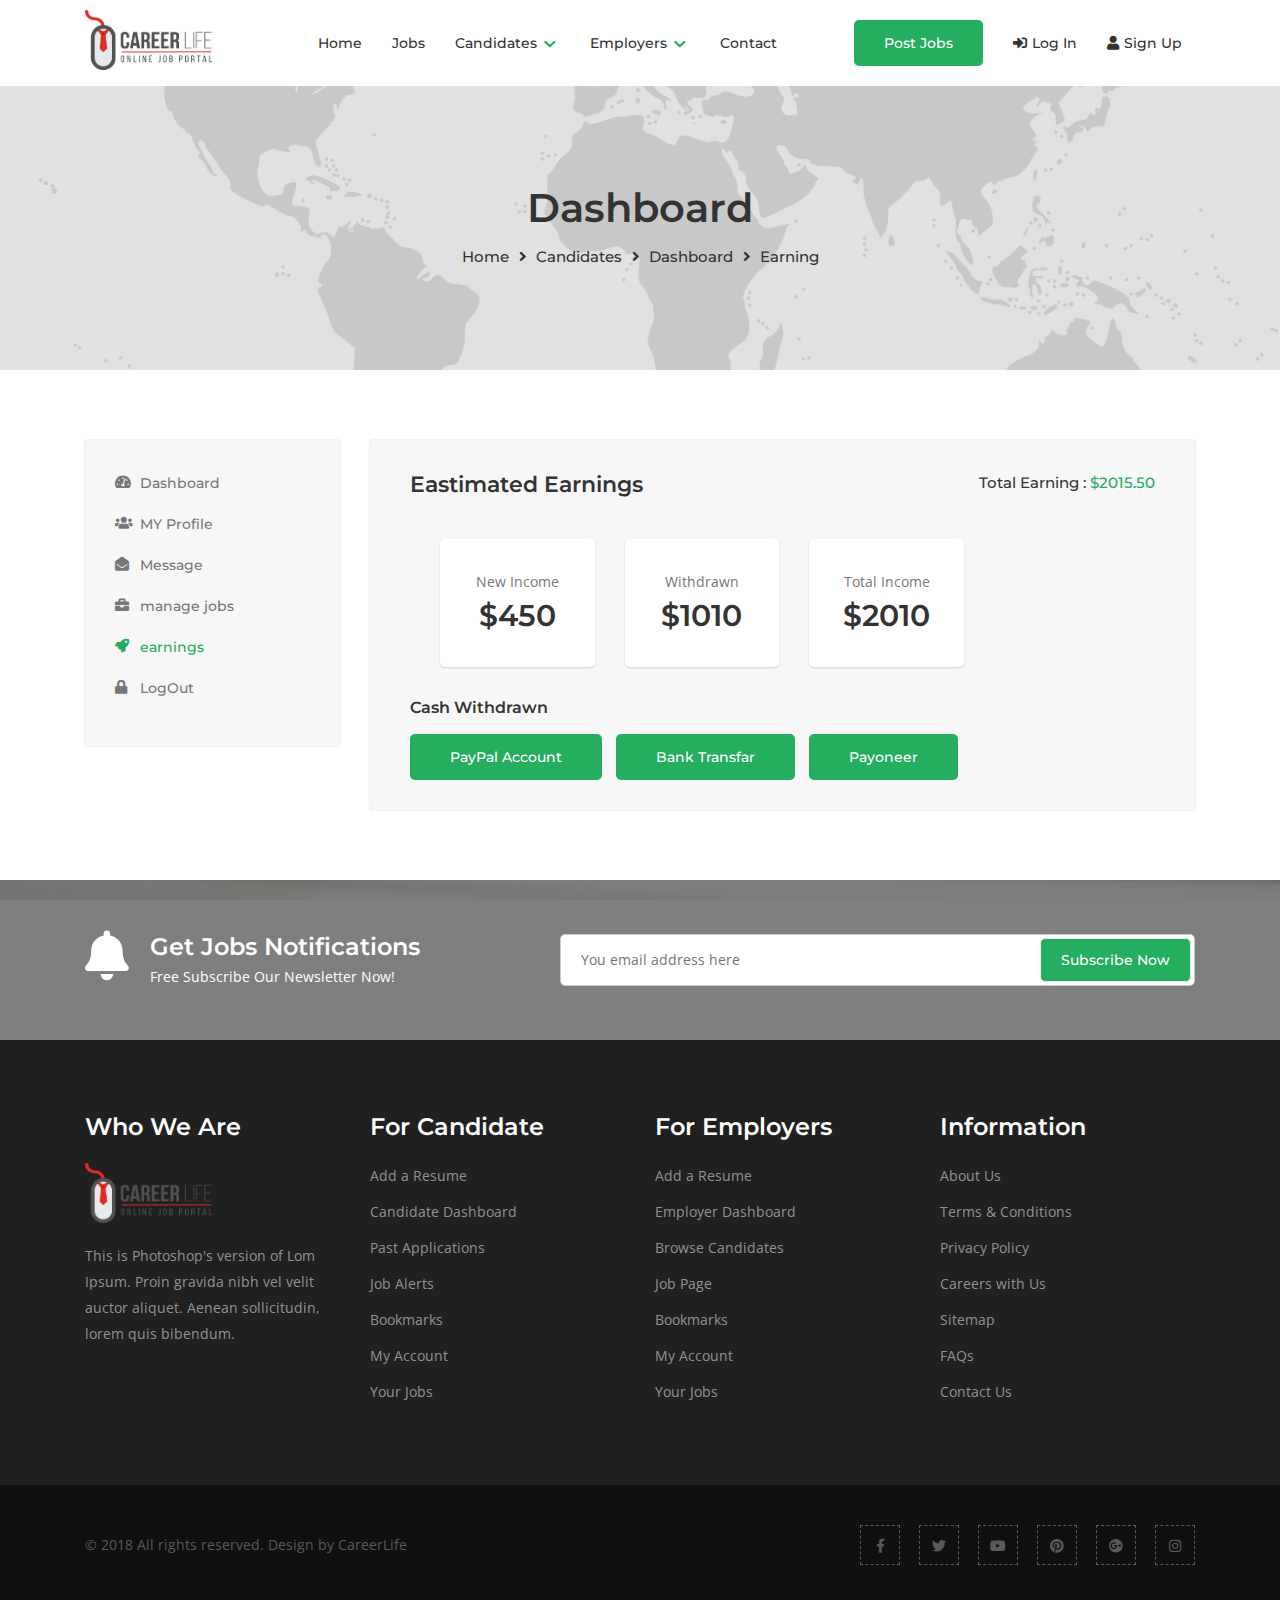
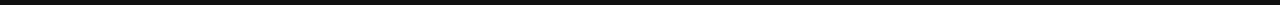
<file: candidate-earning.html>
<!doctype html>
<html lang="en">

<head>
    <title>Candidate Earning</title>
    <!-- Required meta tags -->
    <meta charset="utf-8">
    <meta http-equiv="X-UA-Compatible" content="IE=edge">
    <meta name="viewport" content="width=device-width, initial-scale=1, shrink-to-fit=no">

    <!--=== Favicon ===-->
    <link rel="shortcut icon" href="assets/img/favicon.png" type="image/x-icon" />
    <!--=== Bootstrap CSS ===-->
    <link rel="stylesheet" href="assets/css/bootstrap.min.css">
    <!--=== Owl-carousel CSS ===-->
    <link rel="stylesheet" href="assets/css/owl.carousel.min.css">
    <!--=== Font-Awesome ===-->
    <link rel="stylesheet" href="assets/css/fontawesome-all.min.css">
    <!--=== Select2 css ===-->
    <link rel="stylesheet" href="assets/css/select2.min.css">
    <!--=== slick Nav css ===-->
    <link rel="stylesheet" href="assets/css/slicknav.min.css">
    <!--=== Style CSS ===-->
    <link rel="stylesheet" href="assets/css/style.css">
    <!--=== Responsive CSS ===-->
    <link rel="stylesheet" href="assets/css/responsive.css">


    <!-- HTML5 Shim and Respond.js IE8 support of HTML5 elements and media queries -->
    <!-- WARNING: Respond.js doesn't work if you view the page via file:// -->
    <!--[if lt IE 9]>
        <script src="https://oss.maxcdn.com/libs/html5shiv/3.7.0/html5shiv.js"></script>
        <script src="https://oss.maxcdn.com/libs/respond.js/1.4.2/respond.min.js"></script>
    <![endif]-->


</head>

<body>
    
    <!-- mobile menu start -->
    <div class="mobile-menu-area">
        <div class="container">
            <div class="row">
                <div class="col-lg-12">
                    <div class="mobile-menu-header">
                        <a href="" class="job-post-btn">Post jobs</a>
                        <div class="mobile-signupin text-right">
                            <ul>
                                <li><a href="login.html"><i class="fas fa-sign-in-alt"></i>Log In</a></li>
                                <li><a href=""><i class="fas fa-user"></i>Sign Up</a></li>
                            </ul>
                        </div>
                    </div>
                </div>
            </div>
            <div class="row">
                <div class="col-lg-12">
                    <div class="mobile-menu">
                        <form class="res-search">
                            <input type="text" placeholder="Job title, keywords or company name">
                            <button type="submit"><i class="fas fa-search"></i></button>
                        </form>
                        <ul class="responsive-mobile-menu">
                            <li><a href="index.html">Home</a></li>
                            <li><a href="job-search.html">Jobs</a></li>
                            <li><a href="">Candidates</a>
                                <ul>
                                    <li><a href="candidate-dashboard.html">Candidate dashboard</a></li>
                                    <li><a href="candidate-profile.html">Candidate Profile</a></li>
                                    <li><a href="candidate-message.html">Candidate Message</a></li>
                                    <li><a href="candidate-manage-job.html">Manage Jobs</a></li>
                                    <li><a href="candidate-earning.html">Candidate Earning</a></li>
                                </ul>
                            </li>
                            <li><a href="">Employers</a>
                                <ul>
                                    <li><a href="candidate-dashboard.html">Employer dashboard</a></li>
                                    <li><a href="candidate-profile.html">Employer Profile</a></li>
                                    <li><a href="candidate-message.html">Employer Message</a></li>
                                </ul>
                            </li>
                            <li><a href="contact.html">Contact</a></li>
                        </ul>
                    </div>
                </div>
            </div>
        </div>
    </div>
    <!-- mobile menu end -->
    <!-- header area start -->
    <div class="header-area">
        <div class="container">
            <div class="row">
                <div class="col-lg-2">
                    <div class="logo">
                        <a href="index.html"><img src="assets/img/logo.png" alt=""></a>
                    </div>
                </div>
                <div class="col-lg-10">
                    <div class="mainmenu text-right">
                        <ul>
                            <li><a href="index.html">Home</a></li>
                            <li><a href="job-search.html">Jobs</a></li>
                            <li><a href="" class="dropdown-menu-show">Candidates <i class="fas fa-chevron-down menu-dropdown"></i></a>
                                <ul class="dropdown-menu">
                                    <li><a href="candidate-dashboard.html">Candidate dashboard</a></li>
                                    <li><a href="candidate-profile.html">Candidate Profile</a></li>
                                    <li><a href="candidate-message.html">Candidate Message</a></li>
                                    <li><a href="candidate-manage-job.html">Manage Jobs</a></li>
                                    <li><a href="candidate-earning.html">Candidate Earning</a></li>
                                </ul>
                            </li>

                            <li><a href="">Employers <i class="fas fa-chevron-down menu-dropdown"></i></a>
                                <ul class="dropdown-menu">
                                    <li><a href="candidate-dashboard.html">Candidate dashboard</a></li>
                                    <li><a href="candidate-profile.html">Candidate Profile</a></li>
                                    <li><a href="candidate-message.html">Candidate Message</a></li>
                                    <li><a href="candidate-manage-job.html">Manage Jobs</a></li>
                                    <li><a href="job-post.html">Post Jobs</a></li>
                                </ul>
                            </li>
                            <li><a href="contact.html">Contact</a></li>
                            <li class="job-post-btn"><a href="job-post.html">Post Jobs</a></li>
                            <li><a href="login.html"><i class="fas fa-sign-in-alt"></i>Log In</a></li>
                            <li><a href="sign-up.html"><i class="fas fa-user"></i>Sign Up</a></li>
                        </ul>
                    </div>
                </div>
            </div>
        </div>
    </div>
    <!-- header area end -->
    <!-- hero breadcome area end -->
    <div class="hero-breadcome-area hero-dashboard-breadcome">
        <div class="container">
            <div class="row">
                <div class="col-lg-12">
                   <div class="breadcome-content">
                        <h1>Dashboard</h1>
                        <ul class="breadcome-menu-list">
                            <li><a href="index.html">Home</a><i class="fas fa-angle-right"></i></li>
                            <li><a href="index.html">Candidates</a><i class="fas fa-angle-right"></i></li>
                            <li><a href="index.html">Dashboard</a><i class="fas fa-angle-right"></i></li>
                            <li><a href="index.html">Earning</a></li>
                        </ul>
                   </div>
                </div>
            </div>
        </div>
    </div>
    <!-- hero breadcome area end -->
    <!-- dashboard-area area start -->
    <div class="dashboard-area section-padding">
        <div class="container">
            <div class="row">
                <div class="col-lg-3">
                    <div class="dashboard-sidebar-menu">
                        <ul>
                            <li><a href=""><i class="fas fa-tachometer-alt"></i>Dashboard</a></li>
                            <li><a href=""><i class="fas fa-users"></i>MY Profile</a></li>
                            <li><a href=""><i class="fas fa-envelope-open"></i>Message</a></li>
                            <li><a href=""><i class="fas fa-briefcase"></i>manage jobs</a></li>
                            <li class="active"><a href=""><i class="fas fa-rocket"></i>earnings</a></li>
                            <li><a href=""><i class="fas fa-lock"></i>LogOut</a></li>
                        </ul>
                    </div>
                </div>
                <div class="col-lg-9">
                    <div class="dashboard-employer-profile">
                        <div class="total-eranting">
                            <h4>Eastimated Earnings</h4>
                            <p>Total Earning : <span>$2015.50</span></p>
                        </div>
                        <div class="col-lg-12">
                            <div class="row">
                                <div class="col-lg-4">
                                    <div class="single-earning-item">
                                        <p>New Income</p>
                                        <h2>$450</h2>
                                    </div>
                                </div>
                                <div class="col-lg-4">
                                    <div class="single-earning-item">
                                        <p>Withdrawn</p>
                                        <h2>$1010</h2>
                                    </div>
                                </div>
                                <div class="col-lg-4">
                                    <div class="single-earning-item">
                                        <p>Total Income</p>
                                        <h2>$2010</h2>
                                    </div>
                                </div>
                            </div>
                        </div>
                        <div class="cash-withdrawn">
                            <h5>Cash Withdrawn</h5>
                            <ul>
                                <li><a href="">PayPal Account</a></li>
                                <li><a href="">Bank Transfar</a></li>
                                <li><a href="">Payoneer</a></li>
                            </ul>
                        </div>
                    </div>
                </div>
            </div>
        </div>
    </div>
    <!-- dashboard-area area end -->
    <!-- subscriber area start -->
    <div class="subscriber-area overlay">
        <div class="container">
            <div class="row justify-content-between">
                <div class="col-lg-4">
                    <div class="subscriber-title">
                        <i class="fas fa-bell"></i>
                        <h4>Get Jobs Notifications</h4>
                        <p>Free Subscribe Our Newsletter Now!</p>
                    </div>
                </div>
                <div class="col-lg-7">
                    <div class="subscriber-box-area">
                        <form action="index.html">
                            <div class="form-group fullwide subscriber">
                                <input type="email" name="email" class="subscriber" placeholder="You email address here" required="">
                                <button type="submit" class="subscriber-btn">Subscribe Now</button>
                            </div>
                        </form>
                    </div>
                </div>
            </div>
        </div>
    </div>
    <!-- subscriber area end -->
 <!-- footer area start -->
    <div class="footer-area section-padding">
        <div class="container">
            <div class="row">
                <div class="col-lg-3 col-sm-6">
                    <div class="single-footer-item">
                        <h4>Who We Are</h4>
                        <div class="footer-logo">
                            <a href="index.html"><img src="assets/img/logo.png" alt=""></a>
                        </div>
                        <p>This is Photoshop's version of Lom Ipsum. Proin gravida nibh vel velit auctor aliquet. Aenean sollicitudin, lorem quis bibendum.</p>
                    </div>
                </div>
                <div class="col-lg-3 col-sm-6">
                    <div class="single-footer-item">
                        <h4>For Candidate</h4>
                        <ul>
                            <li><a href="">Add a Resume</a></li>
                            <li><a href="">Candidate Dashboard</a></li>
                            <li><a href="">Past Applications</a></li>
                            <li><a href="">Job Alerts</a></li>
                            <li><a href="">Bookmarks</a></li>
                            <li><a href="">My Account</a></li>
                            <li><a href="">Your Jobs</a></li>
                        </ul>
                    </div>
                </div>
                <div class="col-lg-3 col-sm-6">
                    <div class="single-footer-item">
                        <h4>For Employers</h4>
                        <ul>
                            <li><a href="">Add a Resume</a></li>
                            <li><a href="">Employer Dashboard</a></li>
                            <li><a href="">Browse Candidates</a></li>
                            <li><a href="">Job Page</a></li>
                            <li><a href="">Bookmarks</a></li>
                            <li><a href="">My Account</a></li>
                            <li><a href="">Your Jobs</a></li>
                        </ul>
                    </div>
                </div>
                <div class="col-lg-3 col-sm-6">
                    <div class="single-footer-item">
                        <h4>Information</h4>
                        <ul>
                            <li><a href="">About Us</a></li>
                            <li><a href="">Terms & Conditions</a></li>
                            <li><a href="">Privacy Policy</a></li>
                            <li><a href="">Careers with Us</a></li>
                            <li><a href="">Sitemap</a></li>
                            <li><a href="">FAQs</a></li>
                            <li><a href="">Contact Us</a></li>
                        </ul>
                    </div>
                </div>
            </div>
        </div>
    </div>
    <!-- footer area end -->
    <!-- copyright area start -->
    <div class="copy-right-area">
        <div class="container">
            <div class="row">
                <div class="col-lg-6">
                    <p>© 2018 All rights reserved. Design by CareerLife</p>
                </div>
                <div class="col-lg-6">
                    <div class="footer-social text-right">
                        <ul>
                            <li><a href=""><i class="fab fa-facebook-f"></i></a></li>
                            <li><a href=""><i class="fab fa-twitter "></i></a></li>
                            <li><a href=""><i class="fab fa-youtube "></i></a></li>
                            <li><a href=""><i class="fab fa-pinterest "></i></a></li>
                            <li><a href=""><i class="fab fa-google-plus "></i></a></li>
                            <li><a href=""><i class="fab fa-instagram "></i></a></li>
                        </ul>
                    </div>
                </div>
            </div>
        </div>
    </div>
    <!-- copyright area end -->



    <!--=== jQuery Js ===-->
    <script src="assets/js/jquery-2.2.4.min.js"></script>
    <!--=== Poper Js ===-->
    <script src="assets/js/popper.min.js"></script>
    <!--=== Bootstrap Js ===-->
    <script src="assets/js/bootstrap.min.js"></script>
    <!--=== Owl-carousel Js ===-->
    <script src="assets/js/owl.carousel.min.js"></script>
    <!--=== Select2 Js ===-->
    <script src="assets/js/select2.min.js"></script>
    <!--=== Counter Up Js ===-->
    <script src="assets/js/jquery.counterup.min.js"></script>
    <script src="assets/js/jquery.waypoints.min.js"></script>
    <!--=== Sticky Js ===-->
    <script src="assets/js/jquery.sticky.js"></script>
    <!--=== Slick nav Js ===-->
    <script src="assets/js/jquery.slicknav.min.js"></script>
    <!--=== Main Js ===-->
    <script src="assets/js/main.js"></script>

</body>

</html>
</file>
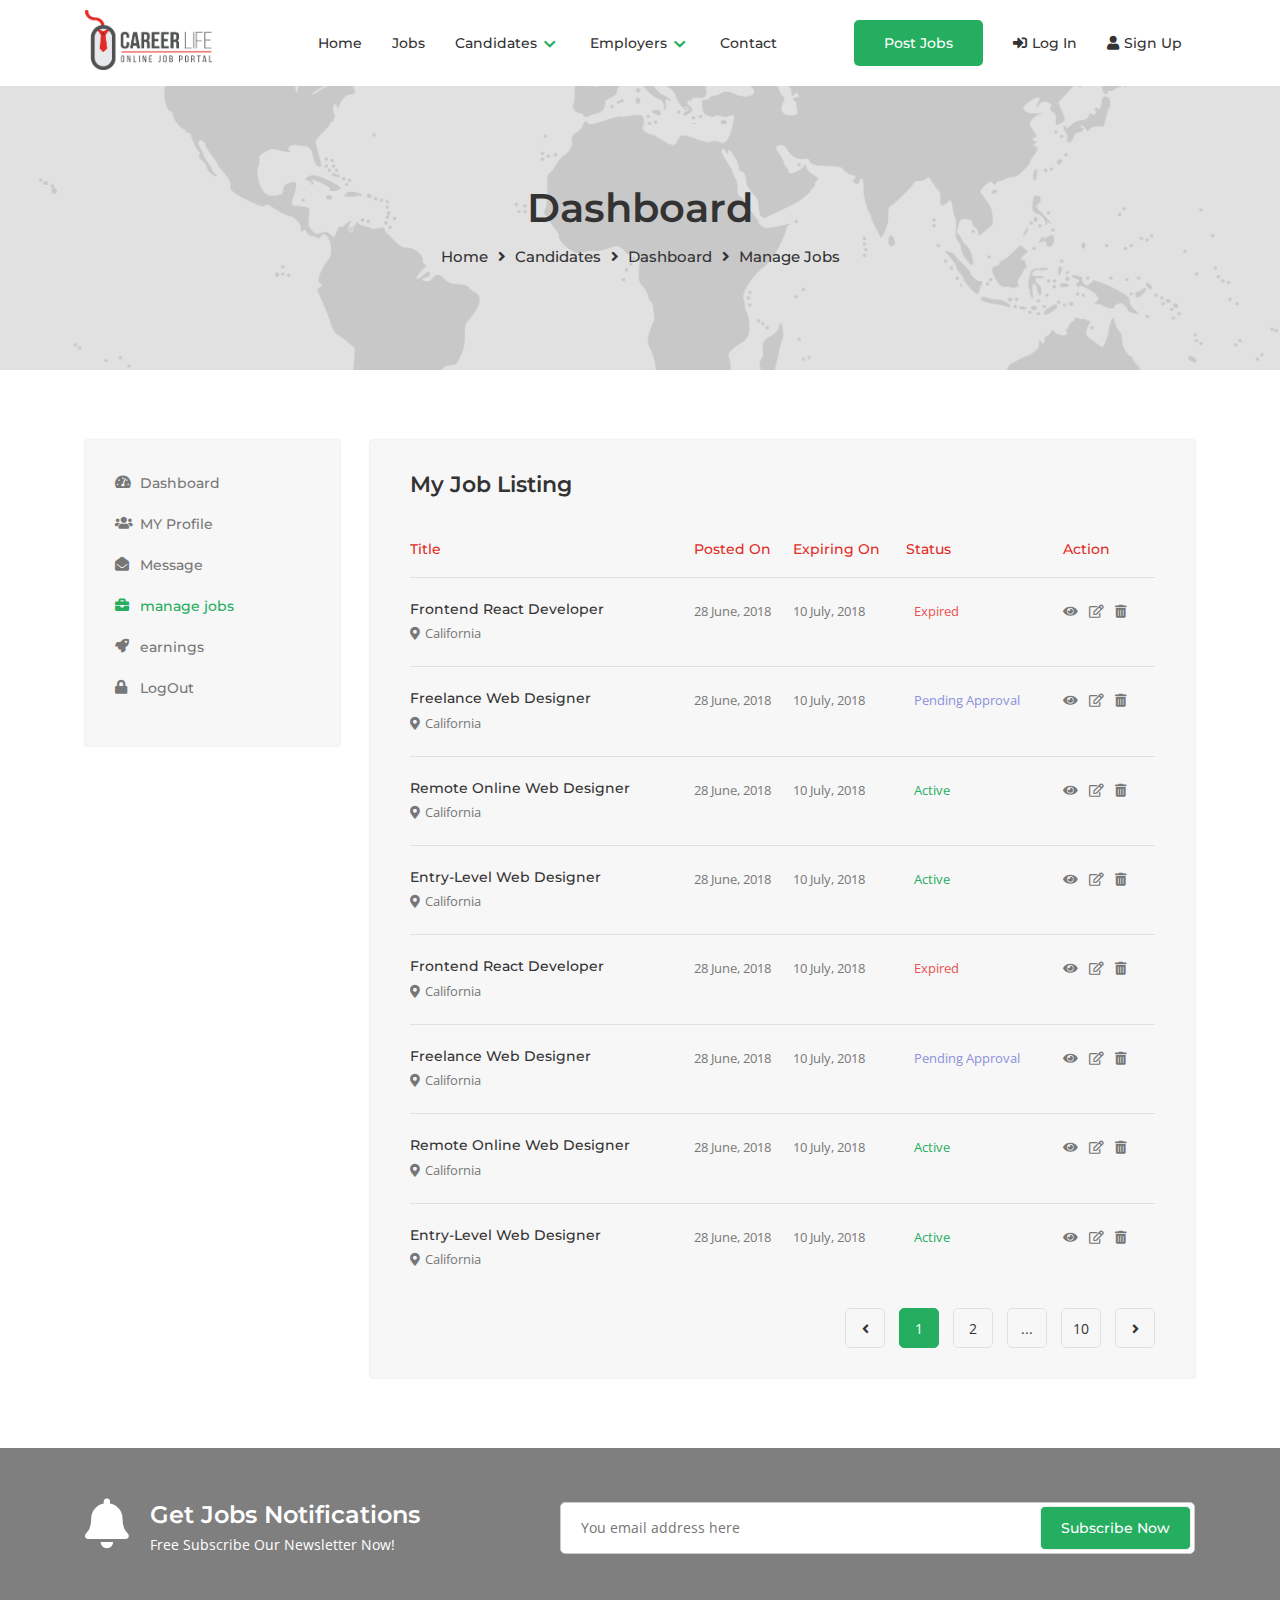
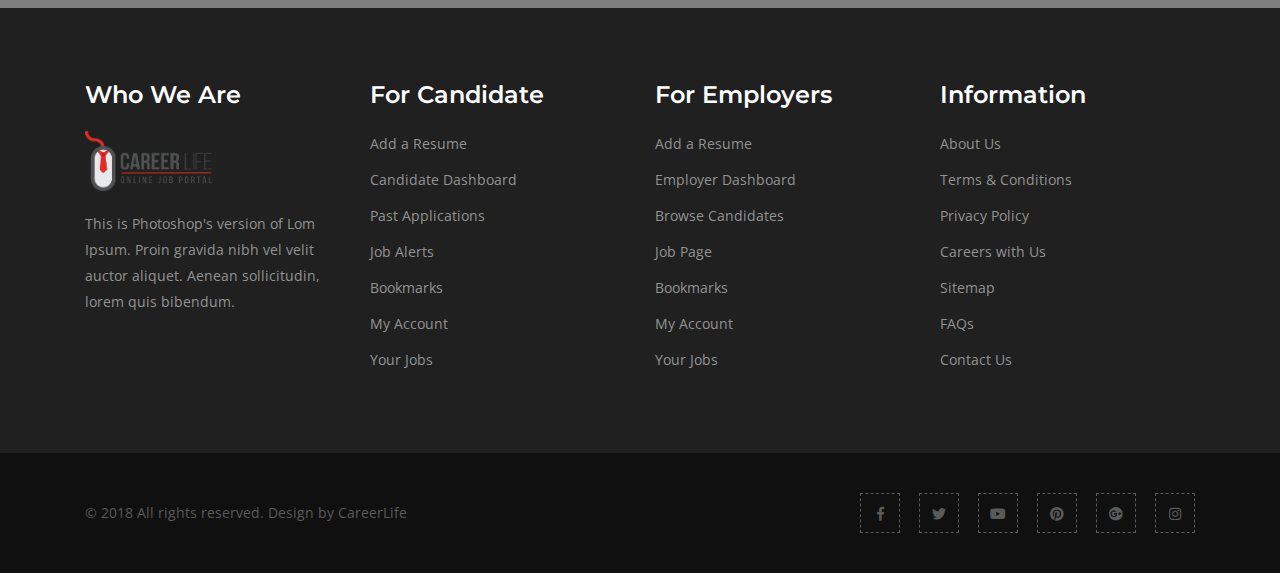
<file: candidate-manage-job.html>
<!doctype html>
<html lang="en">

<head>
    <title>Candidate Dashboard</title>
    <!-- Required meta tags -->
    <meta charset="utf-8">
    <meta http-equiv="X-UA-Compatible" content="IE=edge">
    <meta name="viewport" content="width=device-width, initial-scale=1, shrink-to-fit=no">

    <!--=== Favicon ===-->
    <link rel="shortcut icon" href="assets/img/favicon.png" type="image/x-icon" />
    <!--=== Bootstrap CSS ===-->
    <link rel="stylesheet" href="assets/css/bootstrap.min.css">
    <!--=== Owl-carousel CSS ===-->
    <link rel="stylesheet" href="assets/css/owl.carousel.min.css">
    <!--=== Font-Awesome ===-->
    <link rel="stylesheet" href="assets/css/fontawesome-all.min.css">
    <!--=== Select2 css ===-->
    <link rel="stylesheet" href="assets/css/select2.min.css">
    <!--=== slick Nav css ===-->
    <link rel="stylesheet" href="assets/css/slicknav.min.css">
    <!--=== Style CSS ===-->
    <link rel="stylesheet" href="assets/css/style.css">
    <!--=== Responsive CSS ===-->
    <link rel="stylesheet" href="assets/css/responsive.css">


    <!-- HTML5 Shim and Respond.js IE8 support of HTML5 elements and media queries -->
    <!-- WARNING: Respond.js doesn't work if you view the page via file:// -->
    <!--[if lt IE 9]>
        <script src="https://oss.maxcdn.com/libs/html5shiv/3.7.0/html5shiv.js"></script>
        <script src="https://oss.maxcdn.com/libs/respond.js/1.4.2/respond.min.js"></script>
    <![endif]-->


</head>

<body>
    
    <!-- mobile menu start -->
    <div class="mobile-menu-area">
        <div class="container">
            <div class="row">
                <div class="col-lg-12">
                    <div class="mobile-menu-header">
                        <a href="" class="job-post-btn">Post jobs</a>
                        <div class="mobile-signupin text-right">
                            <ul>
                                <li><a href="login.html"><i class="fas fa-sign-in-alt"></i>Log In</a></li>
                                <li><a href=""><i class="fas fa-user"></i>Sign Up</a></li>
                            </ul>
                        </div>
                    </div>
                </div>
            </div>
            <div class="row">
                <div class="col-lg-12">
                    <div class="mobile-menu">
                        <form class="res-search">
                            <input type="text" placeholder="Job title, keywords or company name">
                            <button type="submit"><i class="fas fa-search"></i></button>
                        </form>
                        <ul class="responsive-mobile-menu">
                            <li><a href="index.html">Home</a></li>
                            <li><a href="job-search.html">Jobs</a></li>
                            <li><a href="">Candidates</a>
                                <ul>
                                    <li><a href="candidate-dashboard.html">Candidate dashboard</a></li>
                                    <li><a href="candidate-profile.html">Candidate Profile</a></li>
                                    <li><a href="candidate-message.html">Candidate Message</a></li>
                                    <li><a href="candidate-manage-job.html">Manage Jobs</a></li>
                                    <li><a href="candidate-earning.html">Candidate Earning</a></li>
                                </ul>
                            </li>
                            <li><a href="">Employers</a>
                                <ul>
                                    <li><a href="candidate-dashboard.html">Employer dashboard</a></li>
                                    <li><a href="candidate-profile.html">Employer Profile</a></li>
                                    <li><a href="candidate-message.html">Employer Message</a></li>
                                </ul>
                            </li>
                            <li><a href="contact.html">Contact</a></li>
                        </ul>
                    </div>
                </div>
            </div>
        </div>
    </div>
    <!-- mobile menu end -->
    <!-- header area start -->
    <div class="header-area">
        <div class="container">
            <div class="row">
                <div class="col-lg-2">
                    <div class="logo">
                        <a href="index.html"><img src="assets/img/logo.png" alt=""></a>
                    </div>
                </div>
                <div class="col-lg-10">
                    <div class="mainmenu text-right">
                        <ul>
                            <li><a href="index.html">Home</a></li>
                            <li><a href="job-search.html">Jobs</a></li>
                            <li><a href="" class="dropdown-menu-show">Candidates <i class="fas fa-chevron-down menu-dropdown"></i></a>
                                <ul class="dropdown-menu">
                                    <li><a href="candidate-dashboard.html">Candidate dashboard</a></li>
                                    <li><a href="candidate-profile.html">Candidate Profile</a></li>
                                    <li><a href="candidate-message.html">Candidate Message</a></li>
                                    <li><a href="candidate-manage-job.html">Manage Jobs</a></li>
                                    <li><a href="candidate-earning.html">Candidate Earning</a></li>
                                </ul>
                            </li>

                            <li><a href="">Employers <i class="fas fa-chevron-down menu-dropdown"></i></a>
                                <ul class="dropdown-menu">
                                    <li><a href="candidate-dashboard.html">Candidate dashboard</a></li>
                                    <li><a href="candidate-profile.html">Candidate Profile</a></li>
                                    <li><a href="candidate-message.html">Candidate Message</a></li>
                                    <li><a href="candidate-manage-job.html">Manage Jobs</a></li>
                                    <li><a href="job-post.html">Post Jobs</a></li>
                                </ul>
                            </li>
                            <li><a href="contact.html">Contact</a></li>
                            <li class="job-post-btn"><a href="job-post.html">Post Jobs</a></li>
                            <li><a href="login.html"><i class="fas fa-sign-in-alt"></i>Log In</a></li>
                            <li><a href="sign-up.html"><i class="fas fa-user"></i>Sign Up</a></li>
                        </ul>
                    </div>
                </div>
            </div>
        </div>
    </div>
    <!-- header area end -->
    <!-- hero breadcome area end -->
    <div class="hero-breadcome-area hero-dashboard-breadcome">
        <div class="container">
            <div class="row">
                <div class="col-lg-12">
                   <div class="breadcome-content">
                        <h1>Dashboard</h1>
                        <ul class="breadcome-menu-list">
                            <li><a href="index.html">Home</a><i class="fas fa-angle-right"></i></li>
                            <li><a href="index.html">Candidates</a><i class="fas fa-angle-right"></i></li>
                            <li><a href="index.html">Dashboard</a><i class="fas fa-angle-right"></i></li>
                            <li><a href="index.html">Manage Jobs</a></li>
                        </ul>
                   </div>
                </div>
            </div>
        </div>
    </div>
    <!-- hero breadcome area end -->
    <!-- dashboard-area area start -->
    <div class="dashboard-area section-padding">
        <div class="container">
            <div class="row">
                <div class="col-lg-3">
                    <div class="dashboard-sidebar-menu">
                        <ul>
                            <li><a href=""><i class="fas fa-tachometer-alt"></i>Dashboard</a></li>
                            <li><a href=""><i class="fas fa-users"></i>MY Profile</a></li>
                            <li><a href=""><i class="fas fa-envelope-open"></i>Message</a></li>
                            <li class="active"><a href=""><i class="fas fa-briefcase"></i>manage jobs</a></li>
                            <li><a href=""><i class="fas fa-rocket"></i>earnings</a></li>
                            <li><a href=""><i class="fas fa-lock"></i>LogOut</a></li>
                        </ul>
                    </div>
                </div>
                <div class="col-lg-9">
                    <div class="dashboard-employer-profile">
                        <h4>My Job Listing</h4>
                        <div class="single-manage-job-item table-responsive">
                            <table class="table">
                                <thead>
                                    <tr>
                                        <th>Title</th>
                                        <th>Posted On</th>
                                        <th>Expiring On</th>
                                        <th>Status</th>
                                        <th>Action</th>
                                    </tr>
                                </thead>
                                <tbody>
                                    <tr>
                                        <td>
                                            <div class="table-list-title">
                                                <h6><a href="">Frontend React Developer</a></h6>
                                                <span><i class="fas fa-map-marker-alt"></i>California</span>
                                            </div>
                                        </td>
                                        <td>28 June, 2018</td>
                                        <td>10 July, 2018</td>
                                        <td><span class="expired">Expired</span></td>
                                        <td>
                                            <ul class="action_job">
                                                <li><a href="#" title=""><i class="fas fa-eye"></i></a></li>
                                                <li><a href="#" class="action-edit"><i class="far fa-edit"></i></a></li>
                                                <li><a href="#" class="action-delete"><i class="fas fa-trash-alt"></i></a></li>
                                            </ul>
                                        </td>
                                    </tr>
                                    <tr>
                                        <td>
                                            <div class="table-list-title">
                                                <h6><a href="">Freelance Web Designer</a></h6>
                                                <span><i class="fas fa-map-marker-alt"></i>California</span>
                                            </div>
                                        </td>
                                        <td>28 June, 2018</td>
                                        <td>10 July, 2018</td>
                                        <td><span class="pending">Pending Approval</span></td>
                                        <td>
                                            <ul class="action_job">
                                                <li><a href="#" title=""><i class="fas fa-eye"></i></a></li>
                                                <li><a href="#" class="action-edit"><i class="far fa-edit"></i></a></li>
                                                <li><a href="#" class="action-delete"><i class="fas fa-trash-alt"></i></a></li>
                                            </ul>
                                        </td>
                                    </tr>
                                    <tr>
                                        <td>
                                            <div class="table-list-title">
                                                <h6><a href="">Remote Online Web Designer</a></h6>
                                                <span><i class="fas fa-map-marker-alt"></i>California</span>
                                            </div>
                                        </td>
                                        <td>28 June, 2018</td>
                                        <td>10 July, 2018</td>
                                        <td><span class="active">Active</span></td>
                                        <td>
                                            <ul class="action_job">
                                                <li><a href="#" title=""><i class="fas fa-eye"></i></a></li>
                                                <li><a href="#" class="action-edit"><i class="far fa-edit"></i></a></li>
                                                <li><a href="#" class="action-delete"><i class="fas fa-trash-alt"></i></a></li>
                                            </ul>
                                        </td>
                                    </tr>
                                    <tr>
                                        <td>
                                            <div class="table-list-title">
                                                <h6><a href="">Entry-Level Web Designer</a></h6>
                                                <span><i class="fas fa-map-marker-alt"></i>California</span>
                                            </div>
                                        </td>
                                        <td>28 June, 2018</td>
                                        <td>10 July, 2018</td>
                                        <td><span class="active">Active</span></td>
                                        <td>
                                            <ul class="action_job">
                                                <li><a href="#" title=""><i class="fas fa-eye"></i></a></li>
                                                <li><a href="#" class="action-edit"><i class="far fa-edit"></i></a></li>
                                                <li><a href="#" class="action-delete"><i class="fas fa-trash-alt"></i></a></li>
                                            </ul>
                                        </td>
                                    </tr>
                                    <tr>
                                        <td>
                                            <div class="table-list-title">
                                                <h6><a href="">Frontend React Developer</a></h6>
                                                <span><i class="fas fa-map-marker-alt"></i>California</span>
                                            </div>
                                        </td>
                                        <td>28 June, 2018</td>
                                        <td>10 July, 2018</td>
                                        <td><span class="expired">Expired</span></td>
                                        <td>
                                            <ul class="action_job">
                                                <li><a href="#" title=""><i class="fas fa-eye"></i></a></li>
                                                <li><a href="#" class="action-edit"><i class="far fa-edit"></i></a></li>
                                                <li><a href="#" class="action-delete"><i class="fas fa-trash-alt"></i></a></li>
                                            </ul>
                                        </td>
                                    </tr>
                                    <tr>
                                        <td>
                                            <div class="table-list-title">
                                                <h6><a href="">Freelance Web Designer</a></h6>
                                                <span><i class="fas fa-map-marker-alt"></i>California</span>
                                            </div>
                                        </td>
                                        <td>28 June, 2018</td>
                                        <td>10 July, 2018</td>
                                        <td><span class="pending">Pending Approval</span></td>
                                        <td>
                                            <ul class="action_job">
                                                <li><a href="#" title=""><i class="fas fa-eye"></i></a></li>
                                                <li><a href="#" class="action-edit"><i class="far fa-edit"></i></a></li>
                                                <li><a href="#" class="action-delete"><i class="fas fa-trash-alt"></i></a></li>
                                            </ul>
                                        </td>
                                    </tr>
                                    <tr>
                                        <td>
                                            <div class="table-list-title">
                                                <h6><a href="">Remote Online Web Designer</a></h6>
                                                <span><i class="fas fa-map-marker-alt"></i>California</span>
                                            </div>
                                        </td>
                                        <td>28 June, 2018</td>
                                        <td>10 July, 2018</td>
                                        <td><span class="active">Active</span></td>
                                        <td>
                                            <ul class="action_job">
                                                <li><a href="#" title=""><i class="fas fa-eye"></i></a></li>
                                                <li><a href="#" class="action-edit"><i class="far fa-edit"></i></a></li>
                                                <li><a href="#" class="action-delete"><i class="fas fa-trash-alt"></i></a></li>
                                            </ul>
                                        </td>
                                    </tr>
                                    <tr>
                                        <td>
                                            <div class="table-list-title">
                                                <h6><a href="">Entry-Level Web Designer</a></h6>
                                                <span><i class="fas fa-map-marker-alt"></i>California</span>
                                            </div>
                                        </td>
                                        <td>28 June, 2018</td>
                                        <td>10 July, 2018</td>
                                        <td><span class="active">Active</span></td>
                                        <td>
                                            <ul class="action_job">
                                                <li><a href="#" title=""><i class="fas fa-eye"></i></a></li>
                                                <li><a href="#" class="action-edit"><i class="far fa-edit"></i></a></li>
                                                <li><a href="#" class="action-delete"><i class="fas fa-trash-alt"></i></a></li>
                                            </ul>
                                        </td>
                                    </tr>
                                </tbody>
                            </table>
                        </div>
                        <div class="linear-page-area">
                            <ul>
                                <li class="prev"><a href=""><i class="fas fa-angle-left"></i></a></li>
                                <li class="active"><a href="">1</a></li>
                                <li><a href="">2</a></li>
                                <li><a href="">...</a></li>
                                <li><a href="">10</a></li>
                                <li class="next"><a href=""><i class="fas fa-angle-right"></i></a></li>
                            </ul>
                        </div>
                    </div>
                </div>
            </div>
        </div>
    </div>
    <!-- dashboard-area area end -->
    <!-- subscriber area start -->
    <div class="subscriber-area overlay">
        <div class="container">
            <div class="row justify-content-between">
                <div class="col-lg-4">
                    <div class="subscriber-title">
                        <i class="fas fa-bell"></i>
                        <h4>Get Jobs Notifications</h4>
                        <p>Free Subscribe Our Newsletter Now!</p>
                    </div>
                </div>
                <div class="col-lg-7">
                    <div class="subscriber-box-area">
                        <form action="index.html">
                            <div class="form-group fullwide subscriber">
                                <input type="email" name="email" class="subscriber" placeholder="You email address here" required="">

                                <button type="submit" class="subscriber-btn">Subscribe Now</button>
                            </div>
                        </form>
                    </div>
                </div>
            </div>
        </div>
    </div>
    <!-- subscriber area end -->
    <!-- footer area start -->
    <div class="footer-area section-padding">
        <div class="container">
            <div class="row">
                <div class="col-lg-3 col-sm-6">
                    <div class="single-footer-item">
                        <h4>Who We Are</h4>
                        <div class="footer-logo">
                            <a href="index.html"><img src="assets/img/logo.png" alt=""></a>
                        </div>
                        <p>This is Photoshop's version of Lom Ipsum. Proin gravida nibh vel velit auctor aliquet. Aenean sollicitudin, lorem quis bibendum.</p>
                    </div>
                </div>
                <div class="col-lg-3 col-sm-6">
                    <div class="single-footer-item">
                        <h4>For Candidate</h4>
                        <ul>
                            <li><a href="">Add a Resume</a></li>
                            <li><a href="">Candidate Dashboard</a></li>
                            <li><a href="">Past Applications</a></li>
                            <li><a href="">Job Alerts</a></li>
                            <li><a href="">Bookmarks</a></li>
                            <li><a href="">My Account</a></li>
                            <li><a href="">Your Jobs</a></li>
                        </ul>
                    </div>
                </div>
                <div class="col-lg-3 col-sm-6">
                    <div class="single-footer-item">
                        <h4>For Employers</h4>
                        <ul>
                            <li><a href="">Add a Resume</a></li>
                            <li><a href="">Employer Dashboard</a></li>
                            <li><a href="">Browse Candidates</a></li>
                            <li><a href="">Job Page</a></li>
                            <li><a href="">Bookmarks</a></li>
                            <li><a href="">My Account</a></li>
                            <li><a href="">Your Jobs</a></li>
                        </ul>
                    </div>
                </div>
                <div class="col-lg-3 col-sm-6">
                    <div class="single-footer-item">
                        <h4>Information</h4>
                        <ul>
                            <li><a href="">About Us</a></li>
                            <li><a href="">Terms & Conditions</a></li>
                            <li><a href="">Privacy Policy</a></li>
                            <li><a href="">Careers with Us</a></li>
                            <li><a href="">Sitemap</a></li>
                            <li><a href="">FAQs</a></li>
                            <li><a href="">Contact Us</a></li>
                        </ul>
                    </div>
                </div>
            </div>
        </div>
    </div>
    <!-- footer area end -->
    <!-- copyright area start -->
    <div class="copy-right-area">
        <div class="container">
            <div class="row">
                <div class="col-lg-6">
                    <p>© 2018 All rights reserved. Design by CareerLife</p>
                </div>
                <div class="col-lg-6">
                    <div class="footer-social text-right">
                        <ul>
                            <li><a href=""><i class="fab fa-facebook-f"></i></a></li>
                            <li><a href=""><i class="fab fa-twitter "></i></a></li>
                            <li><a href=""><i class="fab fa-youtube "></i></a></li>
                            <li><a href=""><i class="fab fa-pinterest "></i></a></li>
                            <li><a href=""><i class="fab fa-google-plus "></i></a></li>
                            <li><a href=""><i class="fab fa-instagram "></i></a></li>
                        </ul>
                    </div>
                </div>
            </div>
        </div>
    </div>
    <!-- copyright area end -->



    <!--=== jQuery Js ===-->
    <script src="assets/js/jquery-2.2.4.min.js"></script>
    <!--=== Poper Js ===-->
    <script src="assets/js/popper.min.js"></script>
    <!--=== Bootstrap Js ===-->
    <script src="assets/js/bootstrap.min.js"></script>
    <!--=== Owl-carousel Js ===-->
    <script src="assets/js/owl.carousel.min.js"></script>
    <!--=== Select2 Js ===-->
    <script src="assets/js/select2.min.js"></script>
    <!--=== Counter Up Js ===-->
    <script src="assets/js/jquery.counterup.min.js"></script>
    <script src="assets/js/jquery.waypoints.min.js"></script>
    <!--=== Sticky Js ===-->
    <script src="assets/js/jquery.sticky.js"></script>
    <!--=== Slick nav Js ===-->
    <script src="assets/js/jquery.slicknav.min.js"></script>
    <!--=== Main Js ===-->
    <script src="assets/js/main.js"></script>

</body>

</html>
</file>
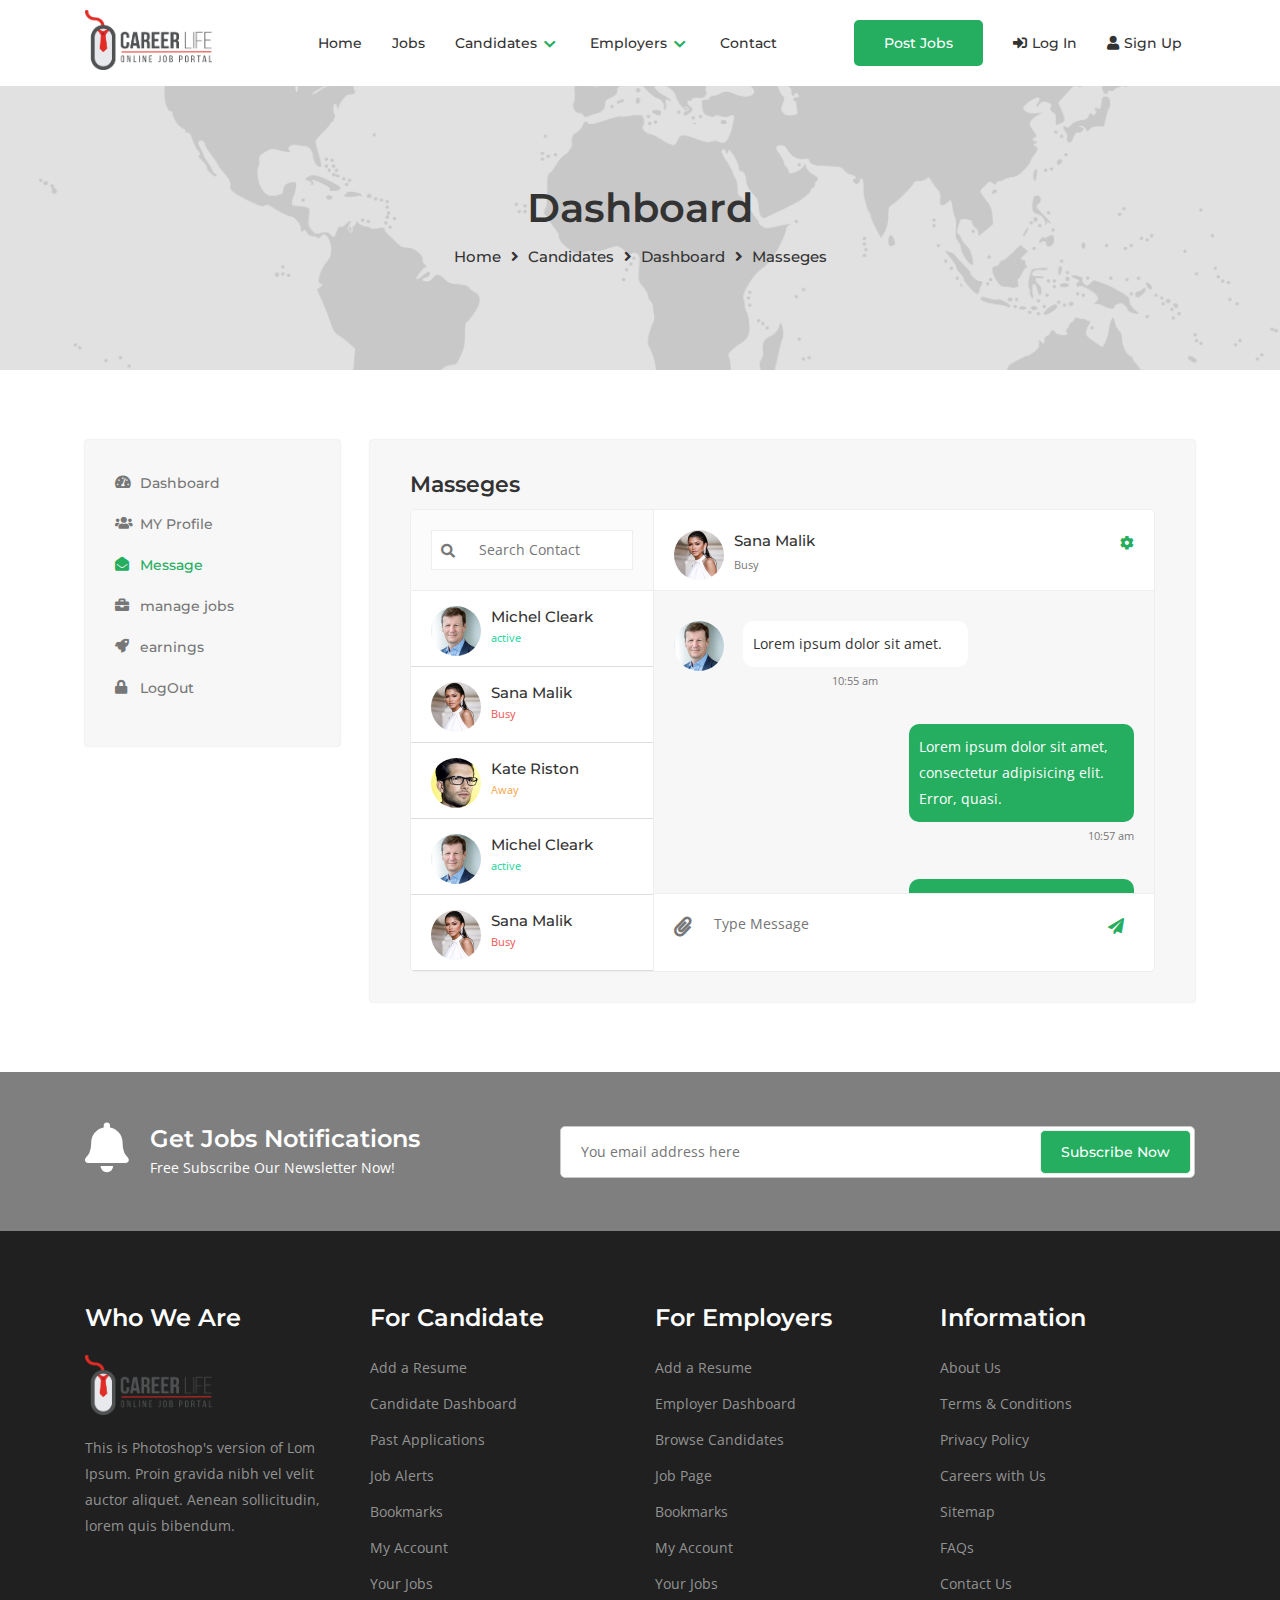
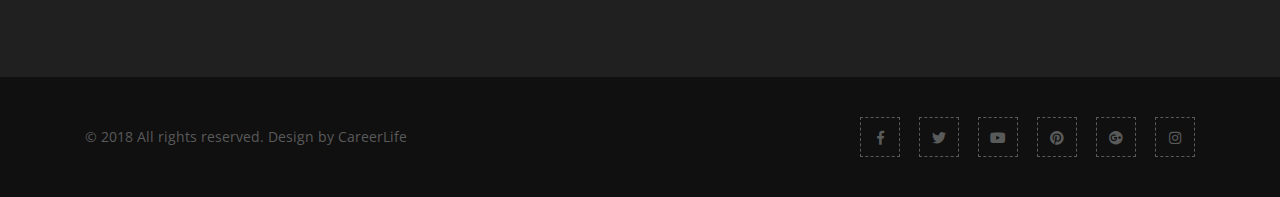
<file: candidate-message.html>
<!doctype html>
<html lang="en">

<head>
    <title>Candidate Masseges</title>
    <!-- Required meta tags -->
    <meta charset="utf-8">
    <meta http-equiv="X-UA-Compatible" content="IE=edge">
    <meta name="viewport" content="width=device-width, initial-scale=1, shrink-to-fit=no">

    <!--=== Favicon ===-->
    <link rel="shortcut icon" href="assets/img/favicon.png" type="image/x-icon" />
    <!--=== Bootstrap CSS ===-->
    <link rel="stylesheet" href="assets/css/bootstrap.min.css">
    <!--=== Owl-carousel CSS ===-->
    <link rel="stylesheet" href="assets/css/owl.carousel.min.css">
    <!--=== Font-Awesome ===-->
    <link rel="stylesheet" href="assets/css/fontawesome-all.min.css">
    <!--=== Select2 css ===-->
    <link rel="stylesheet" href="assets/css/select2.min.css">
    <!--=== Perfect scrollbar css ===-->
    <link rel="stylesheet" href="assets/css/perfect-scrollbar.min.css">
    <!--=== slick Nav css ===-->
    <link rel="stylesheet" href="assets/css/slicknav.min.css">
    <!--=== Style CSS ===-->
    <link rel="stylesheet" href="assets/css/style.css">
    <!--=== Responsive CSS ===-->
    <link rel="stylesheet" href="assets/css/responsive.css">


    <!-- HTML5 Shim and Respond.js IE8 support of HTML5 elements and media queries -->
    <!-- WARNING: Respond.js doesn't work if you view the page via file:// -->
    <!--[if lt IE 9]>
        <script src="https://oss.maxcdn.com/libs/html5shiv/3.7.0/html5shiv.js"></script>
        <script src="https://oss.maxcdn.com/libs/respond.js/1.4.2/respond.min.js"></script>
    <![endif]-->


</head>

<body>
    
    <!-- mobile menu start -->
    <div class="mobile-menu-area">
        <div class="container">
            <div class="row">
                <div class="col-lg-12">
                    <div class="mobile-menu-header">
                        <a href="" class="job-post-btn">Post jobs</a>
                        <div class="mobile-signupin text-right">
                            <ul>
                                <li><a href="login.html"><i class="fas fa-sign-in-alt"></i>Log In</a></li>
                                <li><a href=""><i class="fas fa-user"></i>Sign Up</a></li>
                            </ul>
                        </div>
                    </div>
                </div>
            </div>
            <div class="row">
                <div class="col-lg-12">
                    <div class="mobile-menu">
                        <form class="res-search">
                            <input type="text" placeholder="Job title, keywords or company name">
                            <button type="submit"><i class="fas fa-search"></i></button>
                        </form>
                        <ul class="responsive-mobile-menu">
                            <li><a href="index.html">Home</a></li>
                            <li><a href="job-search.html">Jobs</a></li>
                            <li><a href="">Candidates</a>
                                <ul>
                                    <li><a href="candidate-dashboard.html">Candidate dashboard</a></li>
                                    <li><a href="candidate-profile.html">Candidate Profile</a></li>
                                    <li><a href="candidate-message.html">Candidate Message</a></li>
                                    <li><a href="candidate-manage-job.html">Manage Jobs</a></li>
                                    <li><a href="candidate-earning.html">Candidate Earning</a></li>
                                </ul>
                            </li>
                            <li><a href="">Employers</a>
                                <ul>
                                    <li><a href="candidate-dashboard.html">Employer dashboard</a></li>
                                    <li><a href="candidate-profile.html">Employer Profile</a></li>
                                    <li><a href="candidate-message.html">Employer Message</a></li>
                                </ul>
                            </li>
                            <li><a href="contact.html">Contact</a></li>
                        </ul>
                    </div>
                </div>
            </div>
        </div>
    </div>
    <!-- mobile menu end -->
    <!-- header area start -->
    <div class="header-area">
        <div class="container">
            <div class="row">
                <div class="col-lg-2">
                    <div class="logo">
                        <a href="index.html"><img src="assets/img/logo.png" alt=""></a>
                    </div>
                </div>
                <div class="col-lg-10">
                    <div class="mainmenu text-right">
                        <ul>
                            <li><a href="index.html">Home</a></li>
                            <li><a href="job-search.html">Jobs</a></li>
                            <li><a href="" class="dropdown-menu-show">Candidates <i class="fas fa-chevron-down menu-dropdown"></i></a>
                                <ul class="dropdown-menu">
                                    <li><a href="candidate-dashboard.html">Candidate dashboard</a></li>
                                    <li><a href="candidate-profile.html">Candidate Profile</a></li>
                                    <li><a href="candidate-message.html">Candidate Message</a></li>
                                    <li><a href="candidate-manage-job.html">Manage Jobs</a></li>
                                    <li><a href="candidate-earning.html">Candidate Earning</a></li>
                                </ul>
                            </li>

                            <li><a href="">Employers <i class="fas fa-chevron-down menu-dropdown"></i></a>
                                <ul class="dropdown-menu">
                                    <li><a href="candidate-dashboard.html">Candidate dashboard</a></li>
                                    <li><a href="candidate-profile.html">Candidate Profile</a></li>
                                    <li><a href="candidate-message.html">Candidate Message</a></li>
                                    <li><a href="candidate-manage-job.html">Manage Jobs</a></li>
                                    <li><a href="job-post.html">Post Jobs</a></li>
                                </ul>
                            </li>
                            <li><a href="contact.html">Contact</a></li>
                            <li class="job-post-btn"><a href="job-post.html">Post Jobs</a></li>
                            <li><a href="login.html"><i class="fas fa-sign-in-alt"></i>Log In</a></li>
                            <li><a href="sign-up.html"><i class="fas fa-user"></i>Sign Up</a></li>
                        </ul>
                    </div>
                </div>
            </div>
        </div>
    </div>
    <!-- header area end -->
    <!-- hero breadcome area end -->
    <div class="hero-breadcome-area hero-dashboard-breadcome">
        <div class="container">
            <div class="row">
                <div class="col-lg-12">
                   <div class="breadcome-content">
                        <h1>Dashboard</h1>
                        <ul class="breadcome-menu-list">
                            <li><a href="index.html">Home</a><i class="fas fa-angle-right"></i></li>
                            <li><a href="index.html">Candidates</a><i class="fas fa-angle-right"></i></li>
                            <li><a href="index.html">Dashboard</a><i class="fas fa-angle-right"></i></li>
                            <li><a href="index.html">Masseges</a></li>
                        </ul>
                   </div>
                </div>
            </div>
        </div>
    </div>
    <!-- hero breadcome area end -->
    <!-- dashboard-area area start -->
    <div class="dashboard-area section-padding">
        <div class="container">
            <div class="row">
                <div class="col-lg-3">
                    <div class="dashboard-sidebar-menu">
                        <ul>
                            <li><a href=""><i class="fas fa-tachometer-alt"></i>Dashboard</a></li>
                            <li><a href=""><i class="fas fa-users"></i>MY Profile</a></li>
                            <li class="active"><a href=""><i class="fas fa-envelope-open"></i>Message</a></li>
                            <li><a href=""><i class="fas fa-briefcase"></i>manage jobs</a></li>
                            <li><a href=""><i class="fas fa-rocket"></i>earnings</a></li>
                            <li><a href=""><i class="fas fa-lock"></i>LogOut</a></li>
                        </ul>
                    </div>
                </div>
                <div class="col-lg-9">
                    <div class="dashboard-employer-profile">
                        <h4>Masseges</h4>
                        <div class="message-box-area">
                            <div class="row">
                                <div class="col-lg-4">
                                    <div class="chat-list-box">
                                        <div class="chat-search-box">
                                            <form>
                                                <input type="search" placeholder="Search Contact">
                                                <button type="submit"><i class="fa fa-search"></i></button>
                                             </form>
                                        </div>
                                        <div class="chat-list-body">
                                            <ul class="chat-list">
                                                <li>
                                                    <a href="">
                                                        <span class="chat-people-list-img">
                                                            <img src="assets/img/chat-people-img-1.png" alt="">
                                                        </span>
                                                        <h6>Michel Cleark</h6>
                                                        <small class="active">active</small>
                                                    </a>
                                                </li>
                                                <li>
                                                    <a href="">
                                                        <span class="chat-people-list-img">
                                                            <img src="assets/img/chat-people-img-2.png" alt="">
                                                        </span>
                                                        <h6>Sana Malik</h6>
                                                        <small class="busy">Busy</small>
                                                    </a>
                                                </li>
                                                <li>
                                                    <a href="">
                                                        <span class="chat-people-list-img">
                                                            <img src="assets/img/chat-people-img-3.png" alt="">
                                                        </span>
                                                        <h6>Kate Riston</h6>
                                                        <small class="away">Away</small>
                                                    </a>
                                                </li>
                                                <li>
                                                    <a href="">
                                                        <span class="chat-people-list-img">
                                                            <img src="assets/img/chat-people-img-1.png" alt="">
                                                        </span>
                                                        <h6>Michel Cleark</h6>
                                                        <small class="active">active</small>
                                                    </a>
                                                </li>
                                                <li>
                                                    <a href="">
                                                        <span class="chat-people-list-img">
                                                            <img src="assets/img/chat-people-img-2.png" alt="">
                                                        </span>
                                                        <h6>Sana Malik</h6>
                                                        <small class="busy">Busy</small>
                                                    </a>
                                                </li>
                                                <li>
                                                    <a href="">
                                                        <span class="chat-people-list-img">
                                                            <img src="assets/img/chat-people-img-3.png" alt="">
                                                        </span>
                                                        <h6>Kate Riston</h6>
                                                        <small class="away">Away</small>
                                                    </a>
                                                </li>
                                            </ul>
                                        </div>
                                    </div>
                                </div>
                                <div class="col-lg-8">
                                    <div class="message-body">
                                        <div class="message-header">
                                            <div class="user-thumb">
                                                <img src="assets/img/chat-people-img-2.png" alt="">
                                                  <h6>Sana Malik</h6>
                                                  <small class="active">Busy</small>
                                                <div class="message-thum-setting">
                                                    <a href=""><i class="fas fa-cog"></i></a>
                                                </div>
                                            </div>
                                        </div>
                                        <div class="message-box-wrapper">
                                            <ul class="chat-list">
                                                <li>
                                                    <div class="chat-img">
                                                        <img src="assets/img/chat-people-img-1.png" alt="">
                                                    </div>
                                                    <div class="chat-content">
                                                        <p>Lorem ipsum dolor sit amet.</p>
                                                        <span class="chat-time"><small>10:55 am</small></span>
                                                    </div>
                                                </li>
                                                <li class="chat-right">
                                                    <div class="chat-content">
                                                        <p>Lorem ipsum dolor sit amet, consectetur adipisicing elit. Error, quasi.</p>
                                                        <span class="chat-time"><small>10:57 am</small></span>
                                                    </div>
                                                </li>
                                                <li class="chat-right">
                                                    <div class="chat-content">
                                                        <p>Lorem ipsum dolor sit amet, consectetur adipisicing elit. Error, quasi.</p>
                                                        <span class="chat-time"><small>10:57 am</small></span>
                                                    </div>
                                                </li>
                                                <li>
                                                    <div class="chat-img">
                                                        <img src="assets/img/chat-people-img-1.png" alt="">
                                                    </div>
                                                    <div class="chat-content">
                                                        <p>Lorem ipsum dolor sit amet.</p>
                                                        <span class="chat-time"><small>10:55 am</small></span>
                                                    </div>
                                                </li>
                                                <li class="chat-right">
                                                    <div class="chat-content">
                                                        <p>Lorem ipsum dolor sit amet, consectetur adipisicing elit. Error, quasi.</p>
                                                        <span class="chat-time"><small>10:57 am</small></span>
                                                    </div>
                                                </li>
                                                <li>
                                                    <div class="chat-img">
                                                        <img src="assets/img/chat-people-img-1.png" alt="">
                                                    </div>
                                                    <div class="chat-content">
                                                        <p>Lorem ipsum dolor sit amet.</p>
                                                        <span class="chat-time"><small>seen</small></span>
                                                    </div>
                                                </li>
                                            </ul>
                                        </div>
                                        <div class="message-footer">
                                            <div class="message-wright-area">
                                                <div class="chat-file-icon">
                                                        <input type="file">
                                                        <i class="fas fa-paperclip"></i>
                                                </div>
                                                <form action="#">
                                                    <textarea placeholder="Type Message"></textarea>
                                                    <button class="chat-sent-message">
                                                        <i class="fas fa-paper-plane"></i>
                                                    </button>
                                                </form>
                                            </div>
                                        </div>
                                    </div>
                                </div>
                            </div>
                        </div>
                    </div>
                </div>
            </div>
        </div>
    </div>
    <!-- dashboard-area area end -->
    <!-- subscriber area start -->
    <div class="subscriber-area overlay">
        <div class="container">
            <div class="row justify-content-between">
                <div class="col-lg-4">
                    <div class="subscriber-title">
                        <i class="fas fa-bell"></i>
                        <h4>Get Jobs Notifications</h4>
                        <p>Free Subscribe Our Newsletter Now!</p>
                    </div>
                </div>
                <div class="col-lg-7">
                    <div class="subscriber-box-area">
                        <form action="index.html">
                            <div class="form-group fullwide subscriber">
                                <input type="email" name="email" class="subscriber" placeholder="You email address here" required="">
                                <button type="submit" class="subscriber-btn">Subscribe Now</button>
                            </div>
                        </form>
                    </div>
                </div>
            </div>
        </div>
    </div>
    <!-- subscriber area end -->
    <!-- footer area start -->
    <div class="footer-area section-padding">
        <div class="container">
            <div class="row">
                <div class="col-lg-3 col-sm-6">
                    <div class="single-footer-item">
                        <h4>Who We Are</h4>
                        <div class="footer-logo">
                            <a href="index.html"><img src="assets/img/logo.png" alt=""></a>
                        </div>
                        <p>This is Photoshop's version of Lom Ipsum. Proin gravida nibh vel velit auctor aliquet. Aenean sollicitudin, lorem quis bibendum.</p>
                    </div>
                </div>
                <div class="col-lg-3 col-sm-6">
                    <div class="single-footer-item">
                        <h4>For Candidate</h4>
                        <ul>
                            <li><a href="">Add a Resume</a></li>
                            <li><a href="">Candidate Dashboard</a></li>
                            <li><a href="">Past Applications</a></li>
                            <li><a href="">Job Alerts</a></li>
                            <li><a href="">Bookmarks</a></li>
                            <li><a href="">My Account</a></li>
                            <li><a href="">Your Jobs</a></li>
                        </ul>
                    </div>
                </div>
                <div class="col-lg-3 col-sm-6">
                    <div class="single-footer-item">
                        <h4>For Employers</h4>
                        <ul>
                            <li><a href="">Add a Resume</a></li>
                            <li><a href="">Employer Dashboard</a></li>
                            <li><a href="">Browse Candidates</a></li>
                            <li><a href="">Job Page</a></li>
                            <li><a href="">Bookmarks</a></li>
                            <li><a href="">My Account</a></li>
                            <li><a href="">Your Jobs</a></li>
                        </ul>
                    </div>
                </div>
                <div class="col-lg-3 col-sm-6">
                    <div class="single-footer-item">
                        <h4>Information</h4>
                        <ul>
                            <li><a href="">About Us</a></li>
                            <li><a href="">Terms & Conditions</a></li>
                            <li><a href="">Privacy Policy</a></li>
                            <li><a href="">Careers with Us</a></li>
                            <li><a href="">Sitemap</a></li>
                            <li><a href="">FAQs</a></li>
                            <li><a href="">Contact Us</a></li>
                        </ul>
                    </div>
                </div>
            </div>
        </div>
    </div>
    <!-- footer area end -->
    <!-- copyright area start -->
    <div class="copy-right-area">
        <div class="container">
            <div class="row">
                <div class="col-lg-6">
                    <p>© 2018 All rights reserved. Design by CareerLife</p>
                </div>
                <div class="col-lg-6">
                    <div class="footer-social text-right">
                        <ul>
                            <li><a href=""><i class="fab fa-facebook-f"></i></a></li>
                            <li><a href=""><i class="fab fa-twitter "></i></a></li>
                            <li><a href=""><i class="fab fa-youtube "></i></a></li>
                            <li><a href=""><i class="fab fa-pinterest "></i></a></li>
                            <li><a href=""><i class="fab fa-google-plus "></i></a></li>
                            <li><a href=""><i class="fab fa-instagram "></i></a></li>
                        </ul>
                    </div>
                </div>
            </div>
        </div>
    </div>
    <!-- copyright area end -->




    <!--=== jQuery Js ===-->
    <script src="assets/js/jquery-2.2.4.min.js"></script>
    <!--=== Poper Js ===-->
    <script src="assets/js/popper.min.js"></script>
    <!--=== Bootstrap Js ===-->
    <script src="assets/js/bootstrap.min.js"></script>
    <!--=== Owl-carousel Js ===-->
    <script src="assets/js/owl.carousel.min.js"></script>
    <!--=== Select2 Js ===-->
    <script src="assets/js/select2.min.js"></script>
    <!--=== Counter Up Js ===-->
    <script src="assets/js/jquery.counterup.min.js"></script>
    <script src="assets/js/jquery.waypoints.min.js"></script>
    <!--=== Perfect-scrollbar  Js ===-->
    <script src="assets/js/jquery-perfect-scrollbar.min.js"></script>
    <script src="assets/js/custom-scrollbar.js"></script>
    <!--=== Sticky Js ===-->
    <script src="assets/js/jquery.sticky.js"></script>
    <!--=== Slick nav Js ===-->
    <script src="assets/js/jquery.slicknav.min.js"></script>
    <!--=== Main Js ===-->
    <script src="assets/js/main.js"></script>

</body>

</html>
</file>
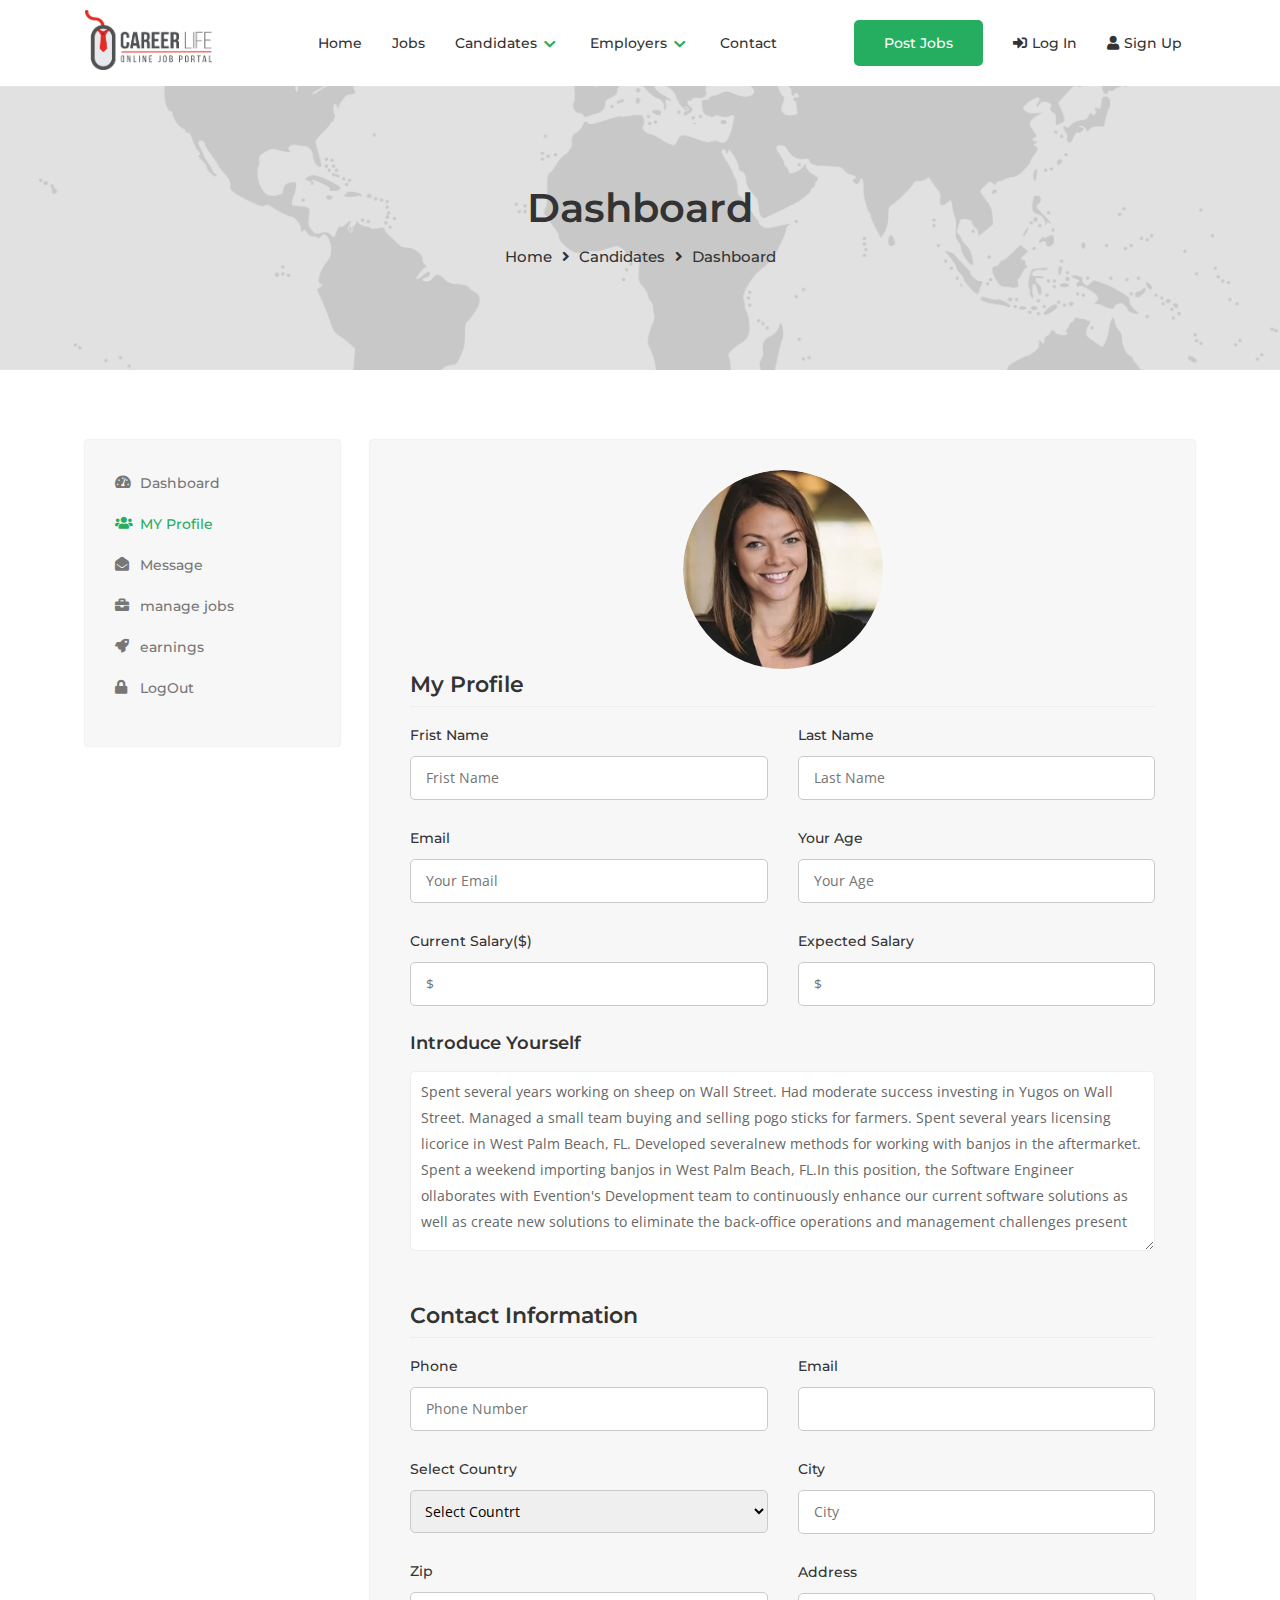
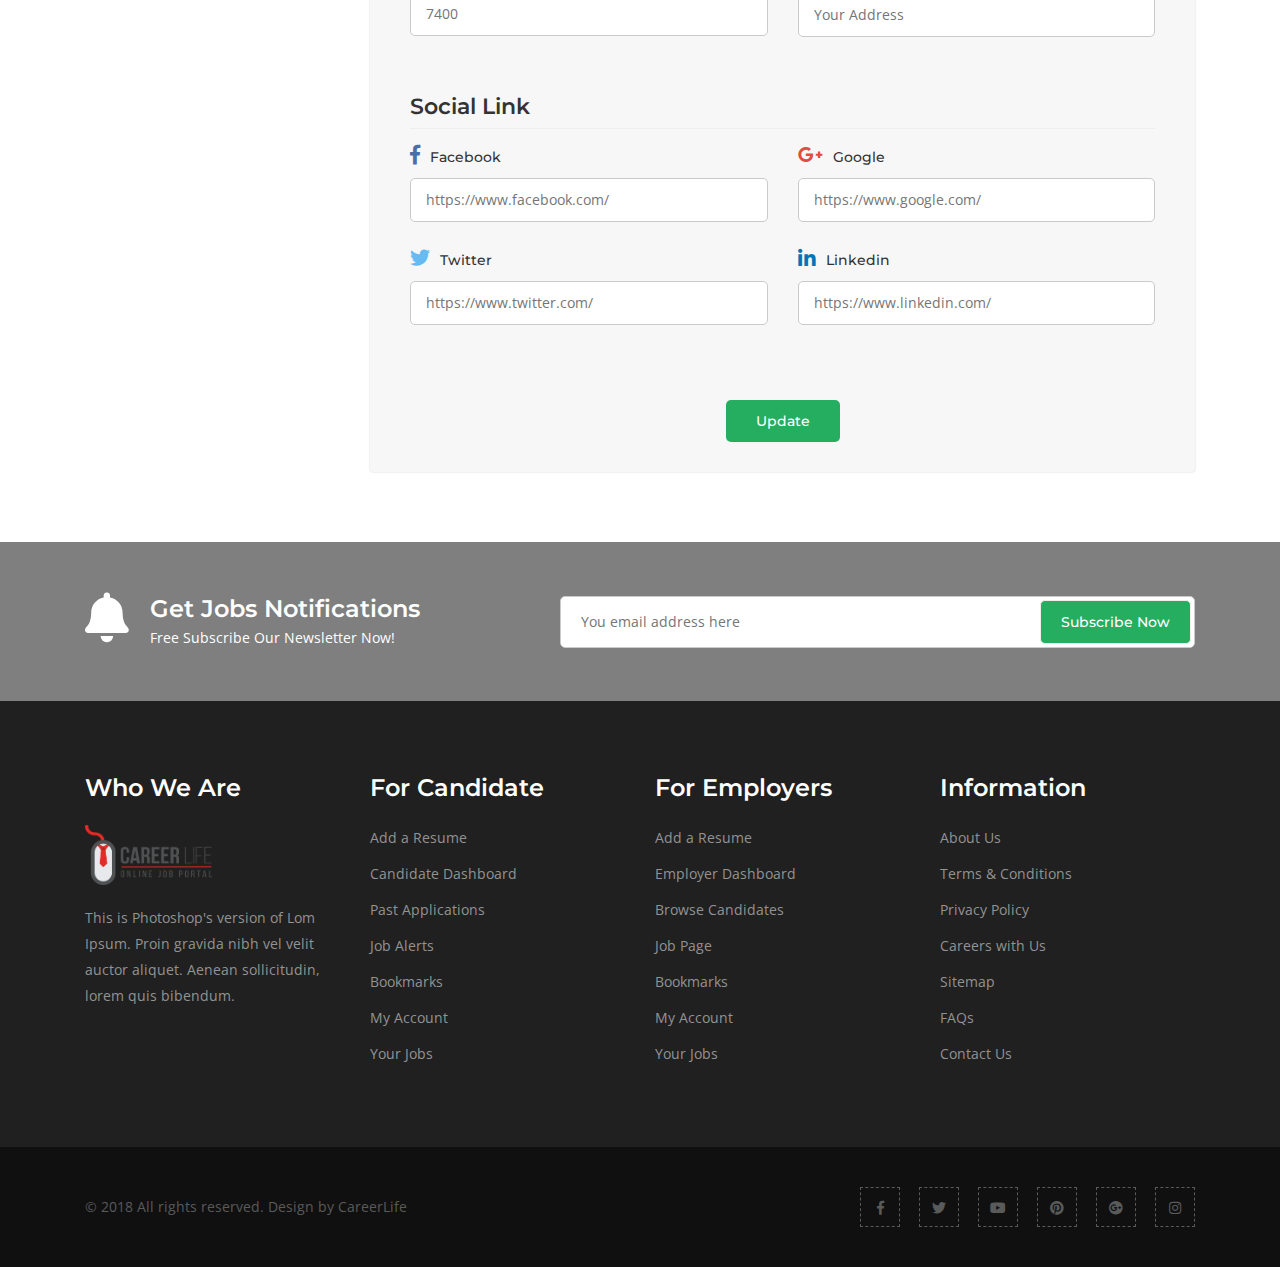
<file: candidate-profile.html>
<!doctype html>
<html lang="en">

<head>
    <title>Candidate Profile</title>
    <!-- Required meta tags -->
    <meta charset="utf-8">
    <meta http-equiv="X-UA-Compatible" content="IE=edge">
    <meta name="viewport" content="width=device-width, initial-scale=1, shrink-to-fit=no">

    <!--=== Favicon ===-->
    <link rel="shortcut icon" href="assets/img/favicon.png" type="image/x-icon" />
    <!--=== Bootstrap CSS ===-->
    <link rel="stylesheet" href="assets/css/bootstrap.min.css">
    <!--=== Owl-carousel CSS ===-->
    <link rel="stylesheet" href="assets/css/owl.carousel.min.css">
    <!--=== Font-Awesome ===-->
    <link rel="stylesheet" href="assets/css/fontawesome-all.min.css">
    <!--=== Select2 css ===-->
    <link rel="stylesheet" href="assets/css/select2.min.css">
    <!--=== slick Nav css ===-->
    <link rel="stylesheet" href="assets/css/slicknav.min.css">
    <!--=== Style CSS ===-->
    <link rel="stylesheet" href="assets/css/style.css">
    <!--=== Responsive CSS ===-->
    <link rel="stylesheet" href="assets/css/responsive.css">


    <!-- HTML5 Shim and Respond.js IE8 support of HTML5 elements and media queries -->
    <!-- WARNING: Respond.js doesn't work if you view the page via file:// -->
    <!--[if lt IE 9]>
        <script src="https://oss.maxcdn.com/libs/html5shiv/3.7.0/html5shiv.js"></script>
        <script src="https://oss.maxcdn.com/libs/respond.js/1.4.2/respond.min.js"></script>
    <![endif]-->


</head>

<body>
    
    <!-- mobile menu start -->
    <div class="mobile-menu-area">
        <div class="container">
            <div class="row">
                <div class="col-lg-12">
                    <div class="mobile-menu-header">
                        <a href="" class="job-post-btn">Post jobs</a>
                        <div class="mobile-signupin text-right">
                            <ul>
                                <li><a href="login.html"><i class="fas fa-sign-in-alt"></i>Log In</a></li>
                                <li><a href=""><i class="fas fa-user"></i>Sign Up</a></li>
                            </ul>
                        </div>
                    </div>
                </div>
            </div>
            <div class="row">
                <div class="col-lg-12">
                    <div class="mobile-menu">
                        <form class="res-search">
                            <input type="text" placeholder="Job title, keywords or company name">
                            <button type="submit"><i class="fas fa-search"></i></button>
                        </form>
                        <ul class="responsive-mobile-menu">
                            <li><a href="index.html">Home</a></li>
                            <li><a href="job-search.html">Jobs</a></li>
                            <li><a href="">Candidates</a>
                                <ul>
                                    <li><a href="candidate-dashboard.html">Candidate dashboard</a></li>
                                    <li><a href="candidate-profile.html">Candidate Profile</a></li>
                                    <li><a href="candidate-message.html">Candidate Message</a></li>
                                    <li><a href="candidate-manage-job.html">Manage Jobs</a></li>
                                    <li><a href="candidate-earning.html">Candidate Earning</a></li>
                                </ul>
                            </li>
                            <li><a href="">Employers</a>
                                <ul>
                                    <li><a href="candidate-dashboard.html">Employer dashboard</a></li>
                                    <li><a href="candidate-profile.html">Employer Profile</a></li>
                                    <li><a href="candidate-message.html">Employer Message</a></li>
                                </ul>
                            </li>
                            <li><a href="contact.html">Contact</a></li>
                        </ul>
                    </div>
                </div>
            </div>
        </div>
    </div>
    <!-- mobile menu end -->
    <!-- header area start -->
    <div class="header-area">
        <div class="container">
            <div class="row">
                <div class="col-lg-2">
                    <div class="logo">
                        <a href="index.html"><img src="assets/img/logo.png" alt=""></a>
                    </div>
                </div>
                <div class="col-lg-10">
                    <div class="mainmenu text-right">
                        <ul>
                            <li><a href="index.html">Home</a></li>
                            <li><a href="job-search.html">Jobs</a></li>
                            <li><a href="" class="dropdown-menu-show">Candidates <i class="fas fa-chevron-down menu-dropdown"></i></a>
                                <ul class="dropdown-menu">
                                    <li><a href="candidate-dashboard.html">Candidate dashboard</a></li>
                                    <li><a href="candidate-profile.html">Candidate Profile</a></li>
                                    <li><a href="candidate-message.html">Candidate Message</a></li>
                                    <li><a href="candidate-manage-job.html">Manage Jobs</a></li>
                                    <li><a href="candidate-earning.html">Candidate Earning</a></li>
                                </ul>
                            </li>

                            <li><a href="">Employers <i class="fas fa-chevron-down menu-dropdown"></i></a>
                                <ul class="dropdown-menu">
                                    <li><a href="candidate-dashboard.html">Candidate dashboard</a></li>
                                    <li><a href="candidate-profile.html">Candidate Profile</a></li>
                                    <li><a href="candidate-message.html">Candidate Message</a></li>
                                    <li><a href="candidate-manage-job.html">Manage Jobs</a></li>
                                    <li><a href="job-post.html">Post Jobs</a></li>
                                </ul>
                            </li>
                            <li><a href="contact.html">Contact</a></li>
                            <li class="job-post-btn"><a href="job-post.html">Post Jobs</a></li>
                            <li><a href="login.html"><i class="fas fa-sign-in-alt"></i>Log In</a></li>
                            <li><a href="sign-up.html"><i class="fas fa-user"></i>Sign Up</a></li>
                        </ul>
                    </div>
                </div>
            </div>
        </div>
    </div>
    <!-- header area end -->
    <!-- hero breadcome area end -->
    <div class="hero-breadcome-area hero-dashboard-breadcome">
        <div class="container">
            <div class="row">
                <div class="col-lg-12">
                   <div class="breadcome-content">
                        <h1>Dashboard</h1>
                        <ul class="breadcome-menu-list">
                            <li><a href="index.html">Home</a><i class="fas fa-angle-right"></i></li>
                            <li><a href="index.html">Candidates</a><i class="fas fa-angle-right"></i></li>
                            <li><a href="index.html">Dashboard</a></li>
                        </ul>
                   </div>
                </div>
            </div>
        </div>
    </div>
    <!-- hero breadcome area end -->
    <!-- dashboard-area area start -->
    <div class="dashboard-area section-padding">
        <div class="container">
            <div class="row">
                <div class="col-lg-3">
                    <div class="dashboard-sidebar-menu">
                        <ul>
                            <li><a href=""><i class="fas fa-tachometer-alt"></i>Dashboard</a></li>
                            <li class="active"><a href=""><i class="fas fa-users"></i>MY Profile</a></li>
                            <li><a href=""><i class="fas fa-envelope-open"></i>Message</a></li>
                            <li><a href=""><i class="fas fa-briefcase"></i>manage jobs</a></li>
                            <li><a href=""><i class="fas fa-rocket"></i>earnings</a></li>
                            <li><a href=""><i class="fas fa-lock"></i>LogOut</a></li>
                        </ul>
                    </div>
                </div>
                <div class="col-lg-9">
                    <div class="dashboard-employer-profile">
                        <div class="employer-img">
                            <img src="assets/img/employer-pro-1.jpg" alt="">
                            <div class="employer-img-hover">
                                <div class="employer-img-upload">
                                    <p>
                                        <i class="fas fa-pencil-alt"></i>
                                          Edit
                                          <input type="file">
                                    </p>
                                </div>
                            </div>
                        </div>
                        <div class="employer-details">
                            <div class="single-employer-details-item">
                                <h4>My Profile</h4>
                                <form action="index.html">
                                    <div class="row">
                                        <div class="col-lg-6">
                                            <div class="form-group fullwide">
                                                <label for="frist-name">Frist Name</label>
                                                <input type="text" id="frist-name" name="name" placeholder="Frist Name" required>
                                            </div>
                                            <div class="form-group fullwide">
                                                    <label for="email">Email</label>
                                                    <input type="email" id="email" name="email" placeholder="Your Email" required>
                                            </div>
                                            <div class="form-group fullwide">
                                                <label for="salary">Current Salary($) </label>
                                                <input type="text" id="salary" name="text" placeholder="$" required>
                                            </div>
                                        </div>
                                        <div class="col-lg-6">
                                            <div class="form-group fullwide">
                                                <label for="last-name">Last Name</label>
                                                <input type="text" id="last-name" name="name" placeholder="Last Name" required>
                                            </div>
                                            <div class="form-group fullwide">
                                                    <label for="age">Your Age</label>
                                                        <input type="tel" id="age" name="age" placeholder="Your Age" required>
                                            </div>
                                            <div class="form-group fullwide">
                                                <label for="expected-salary">Expected Salary</label>
                                                <input type="password" id="expected-salary" name="password" placeholder="$" required>
                                            </div>
                                        </div>
                                    </div>
                                </form>
                                <div class="employer-intro-form">
                                    <h5>Introduce Yourself</h5>
                                    <textarea>Spent several years working on sheep on Wall Street. Had moderate success investing in Yugos on Wall Street. Managed a small team buying and selling pogo sticks for farmers. Spent several years licensing licorice in West Palm Beach, FL. Developed severalnew methods for working with banjos in the aftermarket. Spent a weekend importing banjos in West Palm Beach, FL.In this position, the Software Engineer ollaborates with Evention's Development team to continuously enhance our current software solutions as well as create new solutions to eliminate the back-office operations and management challenges present</textarea>
                                </div>
                            </div>
                            <div class="single-employer-details-item employer-contact-info">
                                <h4>Contact Information</h4>
                                <div class="row">
                                    <div class="col-lg-6">
                                        <div class="form-group fullwide">
                                            <label for="phone">Phone</label>
                                            <input type="tel" id="phone" name="tel" placeholder="Phone Number" required="">
                                        </div>
                                        <div class="form-group fullwide">
                                            <label for="email">Select Country</label>
                                            <select>
                                                <option value="1" class="active">Select Countrt</option>
                                                <option value="1">Bangladesh</option>
                                                <option value="2">India</option>
                                                <option value="3">USA</option>
                                                <option value="4">Australia</option>
                                                <option value="5">New Joursy</option>
                                            </select>
                                        </div>
                                        <div class="form-group fullwide">
                                            <label for="zip">Zip</label>
                                            <input type="text" placeholder="7400" name="zip" id="zip">
                                        </div>
                                    </div>
                                    <div class="col-lg-6">
                                        <div class="form-group fullwide">
                                            <label for="email-2">Email</label>
                                            <input type="email" id="email-2" name="email" placeholder>
                                        </div>
                                        <div class="form-group fullwide">
                                            <label for="city">City</label>
                                            <input type="text" id="city" name="city" placeholder="City" required>
                                        </div>
                                        <div class="form-group fullwide">
                                            <label for="address">Address</label>
                                            <input type="password" id="address" name="address" placeholder="Your Address" required="">
                                        </div>
                                    </div>
                                </div>
                            </div>
                            <div class="single-employer-details-item employer-social-link">
                                <h4>Social Link</h4>
                                <div class="row">
                                    <div class="col-lg-6">
                                        <div class="form-group fullwide">
                                            <label for="facebook"><i class="fab fa-facebook-f facebook"></i>Facebook</label>
                                            <input type="text" name="facebook" id="facebook" placeholder="https://www.facebook.com/">
                                        </div>
                                        <div class="form-group fullwide">
                                            <label for="twitter"><i class="fab fa-twitter twitter"></i>Twitter</label>
                                            <input type="text" id="twitter" name="twitter" placeholder="https://www.twitter.com/">
                                        </div>
                                    </div>
                                    <div class="col-lg-6">
                                        <div class="form-group fullwide">
                                            <label for="google"><i class="fab fa-google-plus-g google"></i>Google</label>
                                            <input type="text" id="google" placeholder="https://www.google.com/">
                                        </div>
                                        <div class="form-group fullwide">
                                            <label for="linkedin"><i class="fab fa-linkedin-in linkedin"></i>Linkedin</label>
                                            <input type="text" id="linkedin" placeholder="https://www.linkedin.com/">
                                        </div>
                                    </div>
                                </div>
                            </div>
                        </div>
                        <div class="update-btn-wrapper">
                            <button class="update-btn">Update</button>
                        </div>
                    </div>
                </div>
            </div>
        </div>
    </div>
    <!-- dashboard-area area end -->
    <!-- subscriber area start -->
    <div class="subscriber-area overlay">
        <div class="container">
            <div class="row justify-content-between">
                <div class="col-lg-4">
                    <div class="subscriber-title">
                        <i class="fas fa-bell"></i>
                        <h4>Get Jobs Notifications</h4>
                        <p>Free Subscribe Our Newsletter Now!</p>
                    </div>
                </div>
                <div class="col-lg-7">
                    <div class="subscriber-box-area">
                        <form action="index.html">
                            <div class="form-group fullwide subscriber">
                                <input type="email" name="email" class="subscriber" placeholder="You email address here" required="">

                                <button type="submit" class="subscriber-btn">Subscribe Now</button>
                            </div>
                        </form>
                    </div>
                </div>
            </div>
        </div>
    </div>
    <!-- subscriber area end -->
<!-- footer area start -->
    <div class="footer-area section-padding">
        <div class="container">
            <div class="row">
                <div class="col-lg-3 col-sm-6">
                    <div class="single-footer-item">
                        <h4>Who We Are</h4>
                        <div class="footer-logo">
                            <a href="index.html"><img src="assets/img/logo.png" alt=""></a>
                        </div>
                        <p>This is Photoshop's version of Lom Ipsum. Proin gravida nibh vel velit auctor aliquet. Aenean sollicitudin, lorem quis bibendum.</p>
                    </div>
                </div>
                <div class="col-lg-3 col-sm-6">
                    <div class="single-footer-item">
                        <h4>For Candidate</h4>
                        <ul>
                            <li><a href="">Add a Resume</a></li>
                            <li><a href="">Candidate Dashboard</a></li>
                            <li><a href="">Past Applications</a></li>
                            <li><a href="">Job Alerts</a></li>
                            <li><a href="">Bookmarks</a></li>
                            <li><a href="">My Account</a></li>
                            <li><a href="">Your Jobs</a></li>
                        </ul>
                    </div>
                </div>
                <div class="col-lg-3 col-sm-6">
                    <div class="single-footer-item">
                        <h4>For Employers</h4>
                        <ul>
                            <li><a href="">Add a Resume</a></li>
                            <li><a href="">Employer Dashboard</a></li>
                            <li><a href="">Browse Candidates</a></li>
                            <li><a href="">Job Page</a></li>
                            <li><a href="">Bookmarks</a></li>
                            <li><a href="">My Account</a></li>
                            <li><a href="">Your Jobs</a></li>
                        </ul>
                    </div>
                </div>
                <div class="col-lg-3 col-sm-6">
                    <div class="single-footer-item">
                        <h4>Information</h4>
                        <ul>
                            <li><a href="">About Us</a></li>
                            <li><a href="">Terms & Conditions</a></li>
                            <li><a href="">Privacy Policy</a></li>
                            <li><a href="">Careers with Us</a></li>
                            <li><a href="">Sitemap</a></li>
                            <li><a href="">FAQs</a></li>
                            <li><a href="">Contact Us</a></li>
                        </ul>
                    </div>
                </div>
            </div>
        </div>
    </div>
    <!-- footer area end -->
    <!-- copyright area start -->
    <div class="copy-right-area">
        <div class="container">
            <div class="row">
                <div class="col-lg-6">
                    <p>© 2018 All rights reserved. Design by CareerLife</p>
                </div>
                <div class="col-lg-6">
                    <div class="footer-social text-right">
                        <ul>
                            <li><a href=""><i class="fab fa-facebook-f"></i></a></li>
                            <li><a href=""><i class="fab fa-twitter "></i></a></li>
                            <li><a href=""><i class="fab fa-youtube "></i></a></li>
                            <li><a href=""><i class="fab fa-pinterest "></i></a></li>
                            <li><a href=""><i class="fab fa-google-plus "></i></a></li>
                            <li><a href=""><i class="fab fa-instagram "></i></a></li>
                        </ul>
                    </div>
                </div>
            </div>
        </div>
    </div>
    <!-- copyright area end -->



    <!--=== jQuery Js ===-->
    <script src="assets/js/jquery-2.2.4.min.js"></script>
    <!--=== Poper Js ===-->
    <script src="assets/js/popper.min.js"></script>
    <!--=== Bootstrap Js ===-->
    <script src="assets/js/bootstrap.min.js"></script>
    <!--=== Owl-carousel Js ===-->
    <script src="assets/js/owl.carousel.min.js"></script>
    <!--=== Select2 Js ===-->
    <script src="assets/js/select2.min.js"></script>
    <!--=== Counter Up Js ===-->
    <script src="assets/js/jquery.counterup.min.js"></script>
    <script src="assets/js/jquery.waypoints.min.js"></script>
    <!--=== Sticky Js ===-->
    <script src="assets/js/jquery.sticky.js"></script>
    <!--=== Slick nav Js ===-->
    <script src="assets/js/jquery.slicknav.min.js"></script>
    <!--=== Main Js ===-->
    <script src="assets/js/main.js"></script>

</body>

</html>
</file>
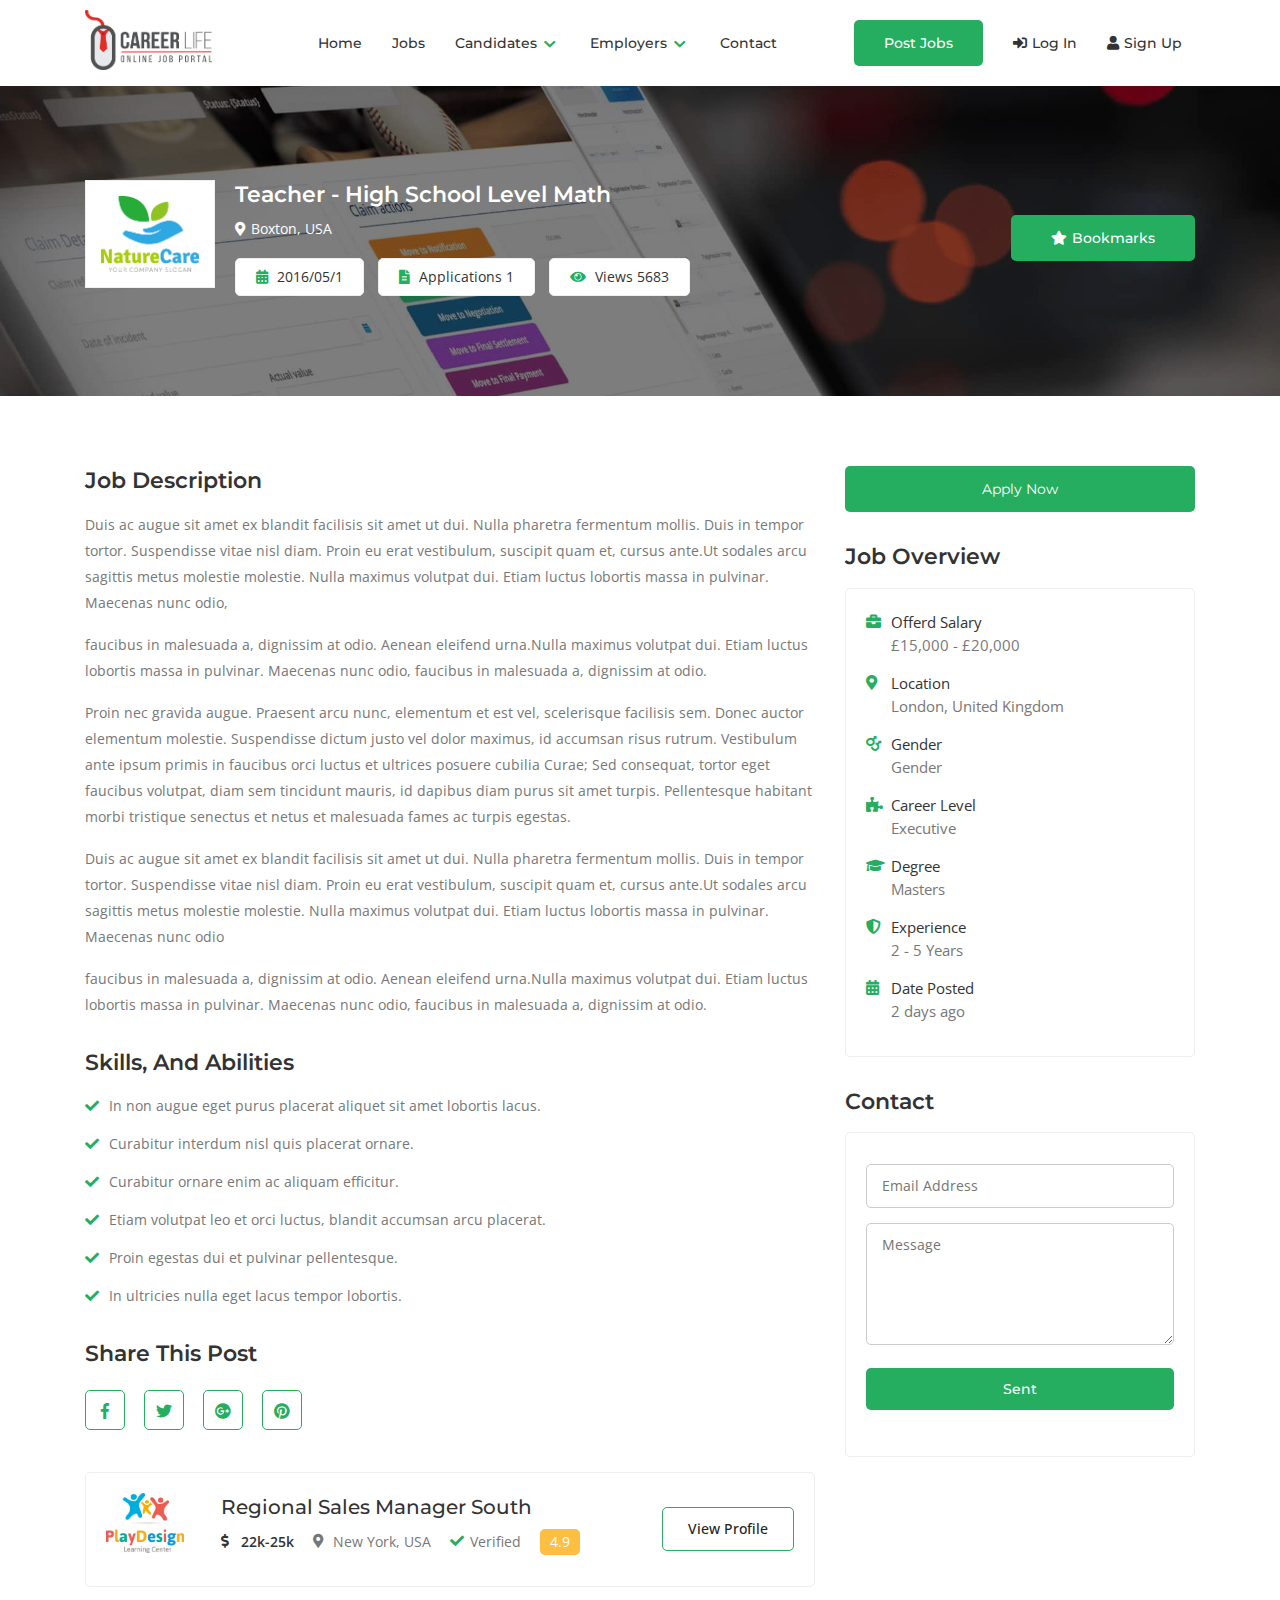
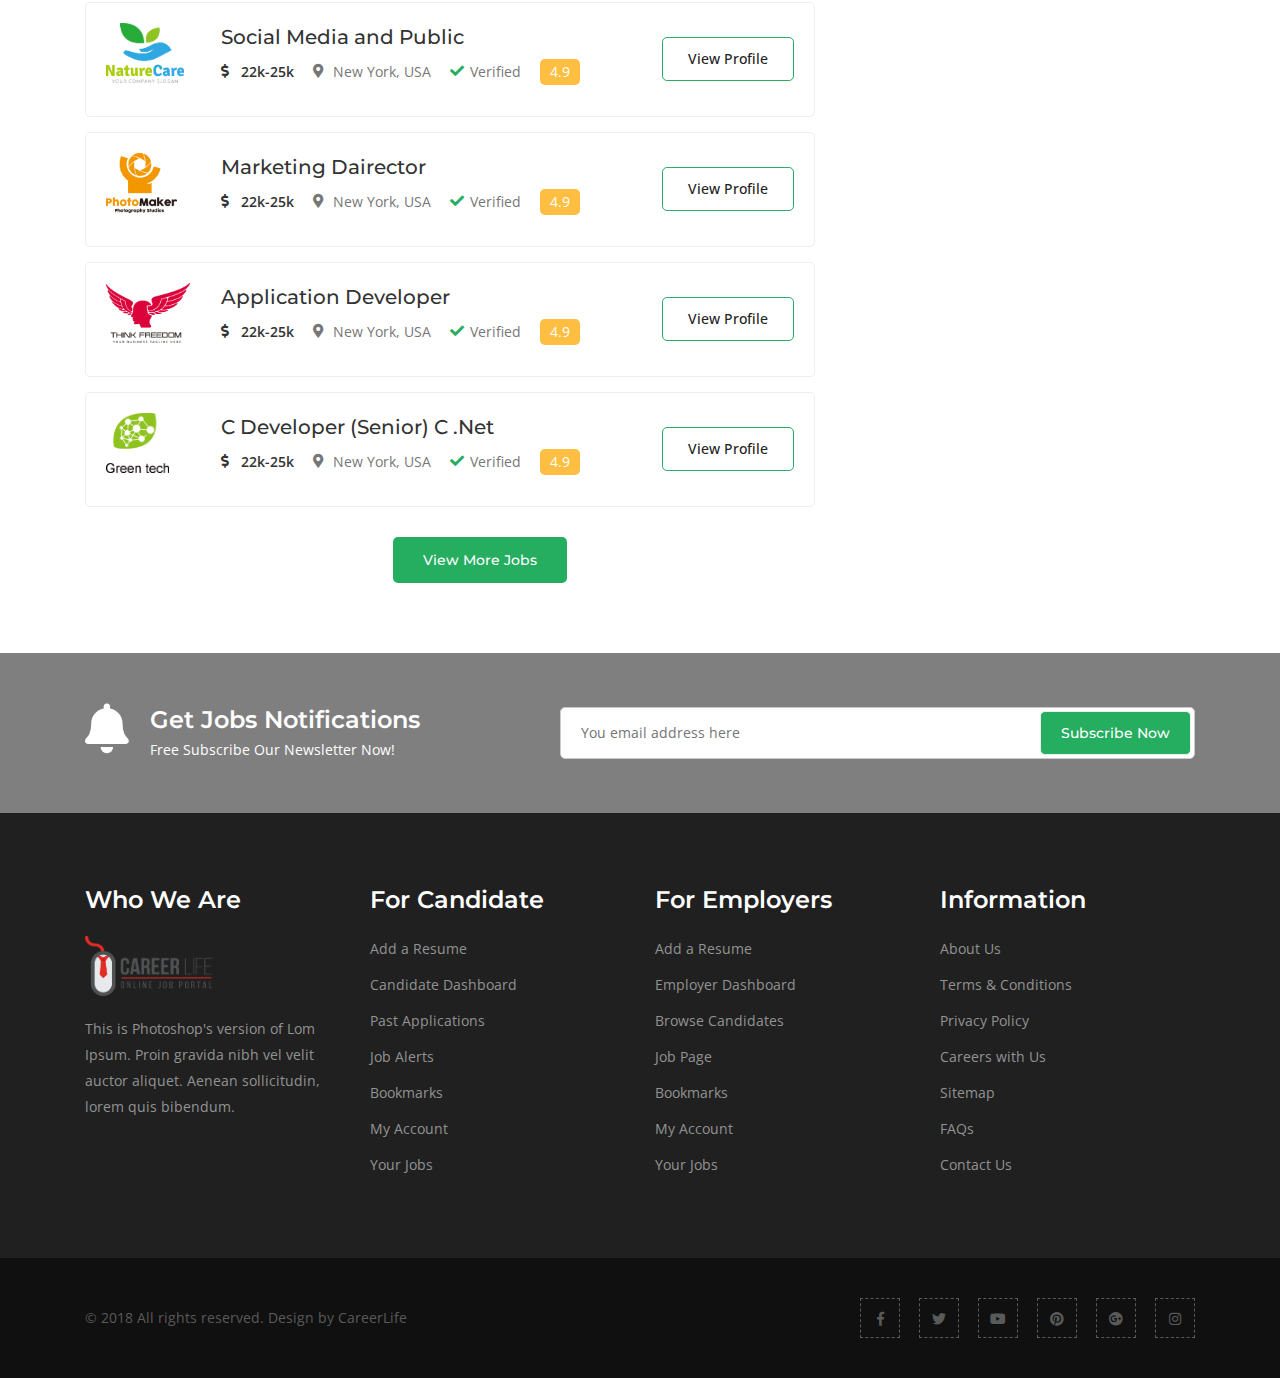
<file: job-details.html>
<!doctype html>
<html lang="en">

<head>
    <title>Job Details</title>
    <!-- Required meta tags -->
    <meta charset="utf-8">
    <meta http-equiv="X-UA-Compatible" content="IE=edge">
    <meta name="viewport" content="width=device-width, initial-scale=1, shrink-to-fit=no">

    <!--=== Favicon ===-->
    <link rel="shortcut icon" href="assets/img/favicon.png" type="image/x-icon" />
    <!--=== Bootstrap CSS ===-->
    <link rel="stylesheet" href="assets/css/bootstrap.min.css">
    <!--=== Owl-carousel CSS ===-->
    <link rel="stylesheet" href="assets/css/owl.carousel.min.css">
    <!--=== Font-Awesome ===-->
    <link rel="stylesheet" href="assets/css/fontawesome-all.min.css">
    <!--=== Select2 css ===-->
    <link rel="stylesheet" href="assets/css/select2.min.css">
    <!--=== slick Nav css ===-->
    <link rel="stylesheet" href="assets/css/slicknav.min.css">
    <!--=== Style CSS ===-->
    <link rel="stylesheet" href="assets/css/style.css">
    <!--=== Responsive CSS ===-->
    <link rel="stylesheet" href="assets/css/responsive.css">


    <!-- HTML5 Shim and Respond.js IE8 support of HTML5 elements and media queries -->
    <!-- WARNING: Respond.js doesn't work if you view the page via file:// -->
    <!--[if lt IE 9]>
        <script src="https://oss.maxcdn.com/libs/html5shiv/3.7.0/html5shiv.js"></script>
        <script src="https://oss.maxcdn.com/libs/respond.js/1.4.2/respond.min.js"></script>
    <![endif]-->


</head>

<body>
    
    <!-- mobile menu start -->
    <div class="mobile-menu-area">
        <div class="container">
            <div class="row">
                <div class="col-lg-12">
                    <div class="mobile-menu-header">
                        <a href="" class="job-post-btn">Post jobs</a>
                        <div class="mobile-signupin text-right">
                            <ul>
                                <li><a href="login.html"><i class="fas fa-sign-in-alt"></i>Log In</a></li>
                                <li><a href=""><i class="fas fa-user"></i>Sign Up</a></li>
                            </ul>
                        </div>
                    </div>
                </div>
            </div>
            <div class="row">
                <div class="col-lg-12">
                    <div class="mobile-menu">
                        <form class="res-search">
                            <input type="text" placeholder="Job title, keywords or company name">
                            <button type="submit"><i class="fas fa-search"></i></button>
                        </form>
                        <ul class="responsive-mobile-menu">
                            <li><a href="index.html">Home</a></li>
                            <li><a href="job-search.html">Jobs</a></li>
                            <li><a href="">Candidates</a>
                                <ul>
                                    <li><a href="candidate-dashboard.html">Candidate dashboard</a></li>
                                    <li><a href="candidate-profile.html">Candidate Profile</a></li>
                                    <li><a href="candidate-message.html">Candidate Message</a></li>
                                    <li><a href="candidate-manage-job.html">Manage Jobs</a></li>
                                    <li><a href="candidate-earning.html">Candidate Earning</a></li>
                                </ul>
                            </li>
                            <li><a href="">Employers</a>
                                <ul>
                                    <li><a href="candidate-dashboard.html">Employer dashboard</a></li>
                                    <li><a href="candidate-profile.html">Employer Profile</a></li>
                                    <li><a href="candidate-message.html">Employer Message</a></li>
                                </ul>
                            </li>
                            <li><a href="contact.html">Contact</a></li>
                        </ul>
                    </div>
                </div>
            </div>
        </div>
    </div>
    <!-- mobile menu end -->
    <!-- header area start -->
    <div class="header-area">
        <div class="container">
            <div class="row">
                <div class="col-lg-2">
                    <div class="logo">
                        <a href="index.html"><img src="assets/img/logo.png" alt=""></a>
                    </div>
                </div>
                <div class="col-lg-10">
                    <div class="mainmenu text-right">
                        <ul>
                            <li><a href="index.html">Home</a></li>
                            <li><a href="job-search.html">Jobs</a></li>
                            <li><a href="" class="dropdown-menu-show">Candidates <i class="fas fa-chevron-down menu-dropdown"></i></a>
                                <ul class="dropdown-menu">
                                    <li><a href="candidate-dashboard.html">Candidate dashboard</a></li>
                                    <li><a href="candidate-profile.html">Candidate Profile</a></li>
                                    <li><a href="candidate-message.html">Candidate Message</a></li>
                                    <li><a href="candidate-manage-job.html">Manage Jobs</a></li>
                                    <li><a href="candidate-earning.html">Candidate Earning</a></li>
                                </ul>
                            </li>
                            <li><a href="">Employers <i class="fas fa-chevron-down menu-dropdown"></i></a>
                                <ul class="dropdown-menu">
                                    <li><a href="candidate-dashboard.html">Candidate dashboard</a></li>
                                    <li><a href="candidate-profile.html">Candidate Profile</a></li>
                                    <li><a href="candidate-message.html">Candidate Message</a></li>
                                    <li><a href="candidate-manage-job.html">Manage Jobs</a></li>
                                    <li><a href="job-post.html">Post Jobs</a></li>
                                </ul>
                            </li>
                            <li><a href="contact.html">Contact</a></li>
                            <li class="job-post-btn"><a href="job-post.html">Post Jobs</a></li>
                            <li><a href="login.html"><i class="fas fa-sign-in-alt"></i>Log In</a></li>
                            <li><a href="sign-up.html"><i class="fas fa-user"></i>Sign Up</a></li>
                        </ul>
                    </div>
                </div>
            </div>
        </div>
    </div>
    <!-- header area end -->
    <!-- hero-breadcome area end -->
    <div class="hero-breadcome-area hero-breadcome-subpage overlay">
        <div class="container">
            <div class="row">
                <div class="col-lg-9">
                    <div class="single-company-details">
                        <div class="company-details-logo">
                            <img src="assets/img/company-logo-1.png" alt="">
                        </div>
                        <div class="company-details-body">
                            <h4>Teacher - High School Level Math</h4>
                            <p><span class="subtitle"><i class="fas fa-map-marker-alt"></i>Boxton, USA</span></p>
                            <ul>
                                <li><i class="fas fa-calendar-alt"></i> 2016/05/1</li>
                                <li><i class="fas fa-file-alt"></i> Applications 1</li>
                                <li><i class="fas fa-eye"></i> Views 5683</li>
                            </ul>
                        </div>
                    </div>
                </div>
                <div class="col-lg-3">
                    <div class="bookmar-btn-wrapper text-right">
                        <a href="" class="bookmark-btn"><i class="fas fa-star"></i>Bookmarks</a>
                    </div>
                </div>
            </div>
        </div>
    </div>
    <!-- hero area end -->
    <!-- job-details area start -->
    <div class="job-details-area section-padding">
        <div class="container">
            <div class="row">
                <div class="col-lg-8">
                    <div class="job-details-wrapper">
                        <div class="single-job-details-item">
                            <h4>Job Description</h4>
                            <p>Duis ac augue sit amet ex blandit facilisis sit amet ut dui. Nulla pharetra fermentum mollis. Duis in tempor tortor. Suspendisse vitae nisl diam. Proin eu erat vestibulum, suscipit quam et, cursus ante.Ut sodales arcu sagittis metus molestie molestie. Nulla maximus volutpat dui. Etiam luctus lobortis massa in pulvinar. Maecenas nunc odio,</p>
                            <p>faucibus in malesuada a, dignissim at odio. Aenean eleifend urna.Nulla maximus volutpat dui. Etiam luctus lobortis massa in pulvinar. Maecenas nunc odio, faucibus in malesuada a, dignissim at odio.</p>
                            <p>Proin nec gravida augue. Praesent arcu nunc, elementum et est vel, scelerisque facilisis sem. Donec auctor elementum molestie. Suspendisse dictum justo vel dolor maximus, id accumsan risus rutrum. Vestibulum ante ipsum primis in faucibus orci luctus et ultrices posuere cubilia Curae; Sed consequat, tortor eget faucibus volutpat, diam sem tincidunt mauris, id dapibus diam purus sit amet turpis. Pellentesque habitant morbi tristique senectus et netus et malesuada fames ac turpis egestas.</p>
                            <p>Duis ac augue sit amet ex blandit facilisis sit amet ut dui. Nulla pharetra fermentum mollis. Duis in tempor tortor. Suspendisse vitae nisl diam. Proin eu erat vestibulum, suscipit quam et, cursus ante.Ut sodales arcu sagittis metus molestie molestie. Nulla maximus volutpat dui. Etiam luctus lobortis massa in pulvinar. Maecenas nunc odio</p>
                            <p>faucibus in malesuada a, dignissim at odio. Aenean eleifend urna.Nulla maximus volutpat dui. Etiam luctus lobortis massa in pulvinar. Maecenas nunc odio, faucibus in malesuada a, dignissim at odio.</p>
                        </div>
                        <div class="single-job-details-item">
                            <h4>Skills, And Abilities</h4>
                            <ul>
                                <li><i class="fas fa-check"></i>In non augue eget purus placerat aliquet sit amet lobortis lacus.</li>
                                <li><i class="fas fa-check"></i>Curabitur interdum nisl quis placerat ornare.</li>
                                <li><i class="fas fa-check"></i>Curabitur ornare enim ac aliquam efficitur.</li>
                                <li><i class="fas fa-check"></i>Etiam volutpat leo et orci luctus, blandit accumsan arcu placerat.</li>
                                <li><i class="fas fa-check"></i>Proin egestas dui et pulvinar pellentesque.</li>
                                <li><i class="fas fa-check"></i>In ultricies nulla eget lacus tempor lobortis.</li>
                            </ul>
                        </div>
                        <div class="single-job-details-item">
                            <div class="social">
                                <h4>Share This Post</h4>
                                <ul>
                                    <li><a href=""><i class="fab fa-facebook-f"></i></a></li>
                                    <li><a href=""><i class="fab fa-twitter"></i></a></li>
                                    <li><a href=""><i class="fab fa-google-plus"></i></a></li>
                                    <li><a href=""><i class="fab fa-pinterest"></i></a></li>
                                </ul>
                            </div>
                        </div>
                        <div class="recent-job-area">
                            <div class="single-feature-job-item">
                                <div class="row">
                                    <div class="col-lg-9 col-md-9">
                                        <div class="single-feature-job-body">
                                            <img src="assets/img/company-logo-3.png" alt="">
                                            <h4>Regional Sales Manager South</h4>
                                            <ul>
                                                <li class="dollar"><i class="fas fa-dollar-sign"></i>22k-25k</li>
                                                <li><i class="fas fa-map-marker-alt"></i>New York, USA</li>
                                                <li class="verify"><i class="fas fa-check"></i>Verified</li>
                                                <li class="single-job-rating">4.9</li>
                                            </ul>
                                        </div>
                                    </div>
                                    <div class="col-lg-3 col-md-3">
                                        <div class="single-feature-job-btn text-right">
                                            <a href="">View Profile</a>
                                        </div>
                                    </div>
                                </div>
                            </div> <!-- single job item -->
                            <div class="single-feature-job-item">
                                <div class="row">
                                    <div class="col-lg-9 col-md-9">
                                        <div class="single-feature-job-body">
                                            <img src="assets/img/company-logo-1.png" alt="">
                                            <h4>Social Media and Public</h4>
                                            <ul>
                                                <li class="dollar"><i class="fas fa-dollar-sign"></i>22k-25k</li>
                                                <li><i class="fas fa-map-marker-alt"></i>New York, USA</li>
                                                <li class="verify"><i class="fas fa-check"></i>Verified</li>
                                                <li class="single-job-rating">4.9</li>
                                            </ul>
                                        </div>
                                    </div>
                                    <div class="col-lg-3 col-md-3">
                                        <div class="single-feature-job-btn text-right">
                                            <a href="">View Profile</a>
                                        </div>
                                    </div>
                                </div>
                            </div> <!-- single job item -->
                            <div class="single-feature-job-item">
                                <div class="row">
                                    <div class="col-lg-9 col-md-9">
                                        <div class="single-feature-job-body">
                                            <img src="assets/img/company-logo-6.png" alt="">
                                            <h4>Marketing Dairector</h4>
                                            <ul>
                                                <li class="dollar"><i class="fas fa-dollar-sign"></i>22k-25k</li>
                                                <li><i class="fas fa-map-marker-alt"></i>New York, USA</li>
                                                <li class="verify"><i class="fas fa-check"></i>Verified</li>
                                                <li class="single-job-rating">4.9</li>
                                            </ul>
                                        </div>
                                    </div>
                                    <div class="col-lg-3 col-md-3">
                                        <div class="single-feature-job-btn text-right">
                                            <a href="">View Profile</a>
                                        </div>
                                    </div>
                                </div>
                            </div> <!-- single job item -->
                            <div class="single-feature-job-item">
                                <div class="row">
                                    <div class="col-lg-9 col-md-9">
                                        <div class="single-feature-job-body">
                                            <img src="assets/img/company-logo-2.png" alt="">
                                            <h4>Application Developer</h4>
                                            <ul>
                                                <li class="dollar"><i class="fas fa-dollar-sign"></i>22k-25k</li>
                                                <li><i class="fas fa-map-marker-alt"></i>New York, USA</li>
                                                <li class="verify"><i class="fas fa-check"></i>Verified</li>
                                                <li class="single-job-rating">4.9</li>
                                            </ul>
                                        </div>
                                    </div>
                                    <div class="col-lg-3 col-md-3">
                                        <div class="single-feature-job-btn text-right">
                                            <a href="">View Profile</a>
                                        </div>
                                    </div>
                                </div>
                            </div> <!-- single job item -->
                            <div class="single-feature-job-item">
                                <div class="row">
                                    <div class="col-lg-9 col-md-9">
                                        <div class="single-feature-job-body">
                                            <img src="assets/img/company-logo-5.png" alt="">
                                            <h4>C Developer (Senior) C .Net</h4>
                                            <ul>
                                                <li class="dollar"><i class="fas fa-dollar-sign"></i>22k-25k</li>
                                                <li><i class="fas fa-map-marker-alt"></i>New York, USA</li>
                                                <li class="verify"><i class="fas fa-check"></i>Verified</li>
                                                <li class="single-job-rating">4.9</li>
                                            </ul>
                                        </div>
                                    </div>
                                    <div class="col-lg-3 col-md-3">
                                        <div class="single-feature-job-btn text-right">
                                            <a href="">View Profile</a>
                                        </div>
                                    </div>
                                </div>
                            </div> <!-- single job item -->
                        </div>
                        <div class="more-job-btn-wrapper text-center">
                            <a href="" class="more-job">View More Jobs</a>
                        </div>
                    </div>
                </div>
                <div class="col-lg-4">
                    <div class="job-details-sidebar">
                        <a href="" class="apply-btn">Apply Now</a>
                        <div class="single-job-sidebar">
                            <h4>Job Overview</h4>
                            <div class="job-overview">
                                <ul>
                                    <li>
                                        <i class="fa fa-briefcase"></i>
                                        Offerd Salary <br><span>£15,000 - £20,000</span>
                                    </li>
                                    <li>
                                        <i class="fa fa-map-marker-alt"></i>
                                        Location <br><span>London, United Kingdom</span>
                                    </li>
                                    <li>
                                        <i class="fas fa-mars-double"></i>
                                         Gender <br><span>Gender</span>
                                    </li>
                                    <li>
                                        <i class="fas fa-puzzle-piece"></i>
                                        Career Level <br><span>Executive</span>
                                    </li>
                                    <li>
                                        <i class="fas fa-graduation-cap"></i>
                                        Degree <br><span>Masters</span>
                                    </li>
                                    <li>
                                        <i class="fas fa-shield-alt"></i>
                                        Experience <br><span>2 - 5 Years</span>
                                    </li>
                                    <li>
                                        <i class="fas fa-calendar-alt"></i>
                                        Date Posted <br><span>2 days ago</span>
                                    </li>
                                </ul>
                            </div>
                        </div>
                        <div class="single-job-sidebar">
                            <h4>Contact</h4>
                            <div class="quick-contact-form">
                                <form class="contact__form" method="post" action="mail.php">
                                    <div class="row">
                                        <div class="col-12">
                                            <div class="alert alert-success contact__msg" style="display: none" role="alert">
                                                    Your message was sent successfully.
                                             </div>
                                        </div>
                                    </div>
                                    <div class="form-group fullwide">
                                       <input type="email" name="email" placeholder="Email Address" required>
                                    </div>
                                    <div class="form-group fullwide">
                                       <textarea name="message" id="message" cols="30" rows="4" placeholder="Message" required></textarea>
                                    </div>
                                    <div class="form-group">
                                       <button class="contact-btn" type="submit">Sent</button>
                                    </div>
                                 </form>
                            </div>
                        </div>
                    </div>
                </div>
            </div>
        </div>
    </div>
    <!-- job-details area end -->
    <!-- subscriber area start -->
    <div class="subscriber-area overlay">
        <div class="container">
            <div class="row justify-content-between">
                <div class="col-lg-4">
                    <div class="subscriber-title">
                        <i class="fas fa-bell"></i>
                        <h4>Get Jobs Notifications</h4>
                        <p>Free Subscribe Our Newsletter Now!</p>
                    </div>
                </div>
                <div class="col-lg-7">
                    <div class="subscriber-box-area">
                        <form action="index.html">
                            <div class="form-group fullwide subscriber">
                                <input type="email" name="email" class="subscriber" placeholder="You email address here" required="">

                                <button type="submit" class="subscriber-btn">Subscribe Now</button>
                            </div>
                        </form>
                    </div>
                </div>
            </div>
        </div>
    </div>
    <!-- subscriber area end -->
    <!-- footer area start -->
    <div class="footer-area section-padding">
        <div class="container">
            <div class="row">
                <div class="col-lg-3 col-sm-6">
                    <div class="single-footer-item">
                        <h4>Who We Are</h4>
                        <div class="footer-logo">
                            <a href="index.html"><img src="assets/img/logo.png" alt=""></a>
                        </div>
                        <p>This is Photoshop's version of Lom Ipsum. Proin gravida nibh vel velit auctor aliquet. Aenean sollicitudin, lorem quis bibendum.</p>
                    </div>
                </div>
                <div class="col-lg-3 col-sm-6">
                    <div class="single-footer-item">
                        <h4>For Candidate</h4>
                        <ul>
                            <li><a href="">Add a Resume</a></li>
                            <li><a href="">Candidate Dashboard</a></li>
                            <li><a href="">Past Applications</a></li>
                            <li><a href="">Job Alerts</a></li>
                            <li><a href="">Bookmarks</a></li>
                            <li><a href="">My Account</a></li>
                            <li><a href="">Your Jobs</a></li>
                        </ul>
                    </div>
                </div>
                <div class="col-lg-3 col-sm-6">
                    <div class="single-footer-item">
                        <h4>For Employers</h4>
                        <ul>
                            <li><a href="">Add a Resume</a></li>
                            <li><a href="">Employer Dashboard</a></li>
                            <li><a href="">Browse Candidates</a></li>
                            <li><a href="">Job Page</a></li>
                            <li><a href="">Bookmarks</a></li>
                            <li><a href="">My Account</a></li>
                            <li><a href="">Your Jobs</a></li>
                        </ul>
                    </div>
                </div>
                <div class="col-lg-3 col-sm-6">
                    <div class="single-footer-item">
                        <h4>Information</h4>
                        <ul>
                            <li><a href="">About Us</a></li>
                            <li><a href="">Terms & Conditions</a></li>
                            <li><a href="">Privacy Policy</a></li>
                            <li><a href="">Careers with Us</a></li>
                            <li><a href="">Sitemap</a></li>
                            <li><a href="">FAQs</a></li>
                            <li><a href="">Contact Us</a></li>
                        </ul>
                    </div>
                </div>
            </div>
        </div>
    </div>
    <!-- footer area end -->
    <!-- copyright area start -->
    <div class="copy-right-area">
        <div class="container">
            <div class="row">
                <div class="col-lg-6">
                    <p>© 2018 All rights reserved. Design by CareerLife</p>
                </div>
                <div class="col-lg-6">
                    <div class="footer-social text-right">
                        <ul>
                            <li><a href=""><i class="fab fa-facebook-f"></i></a></li>
                            <li><a href=""><i class="fab fa-twitter "></i></a></li>
                            <li><a href=""><i class="fab fa-youtube "></i></a></li>
                            <li><a href=""><i class="fab fa-pinterest "></i></a></li>
                            <li><a href=""><i class="fab fa-google-plus "></i></a></li>
                            <li><a href=""><i class="fab fa-instagram "></i></a></li>
                        </ul>
                    </div>
                </div>
            </div>
        </div>
    </div>
    <!-- copyright area end -->



    <!--=== jQuery Js ===-->
    <script src="assets/js/jquery-2.2.4.min.js"></script>
    <!--=== Poper Js ===-->
    <script src="assets/js/popper.min.js"></script>
    <!--=== Bootstrap Js ===-->
    <script src="assets/js/bootstrap.min.js"></script>
    <!--=== Owl-carousel Js ===-->
    <script src="assets/js/owl.carousel.min.js"></script>
    <!--=== Select2 Js ===-->
    <script src="assets/js/select2.min.js"></script>
    <!--=== Counter Up Js ===-->
    <script src="assets/js/jquery.counterup.min.js"></script>
    <script src="assets/js/jquery.waypoints.min.js"></script>
    <!--=== Sticky Js ===-->
    <script src="assets/js/jquery.sticky.js"></script>
    <script src="assets/js/active-ajax.js"></script>
    <!--=== Slick nav Js ===-->
    <script src="assets/js/jquery.slicknav.min.js"></script>
    <!--=== Main Js ===-->
    <script src="assets/js/main.js"></script>

</body>

</html>
</file>
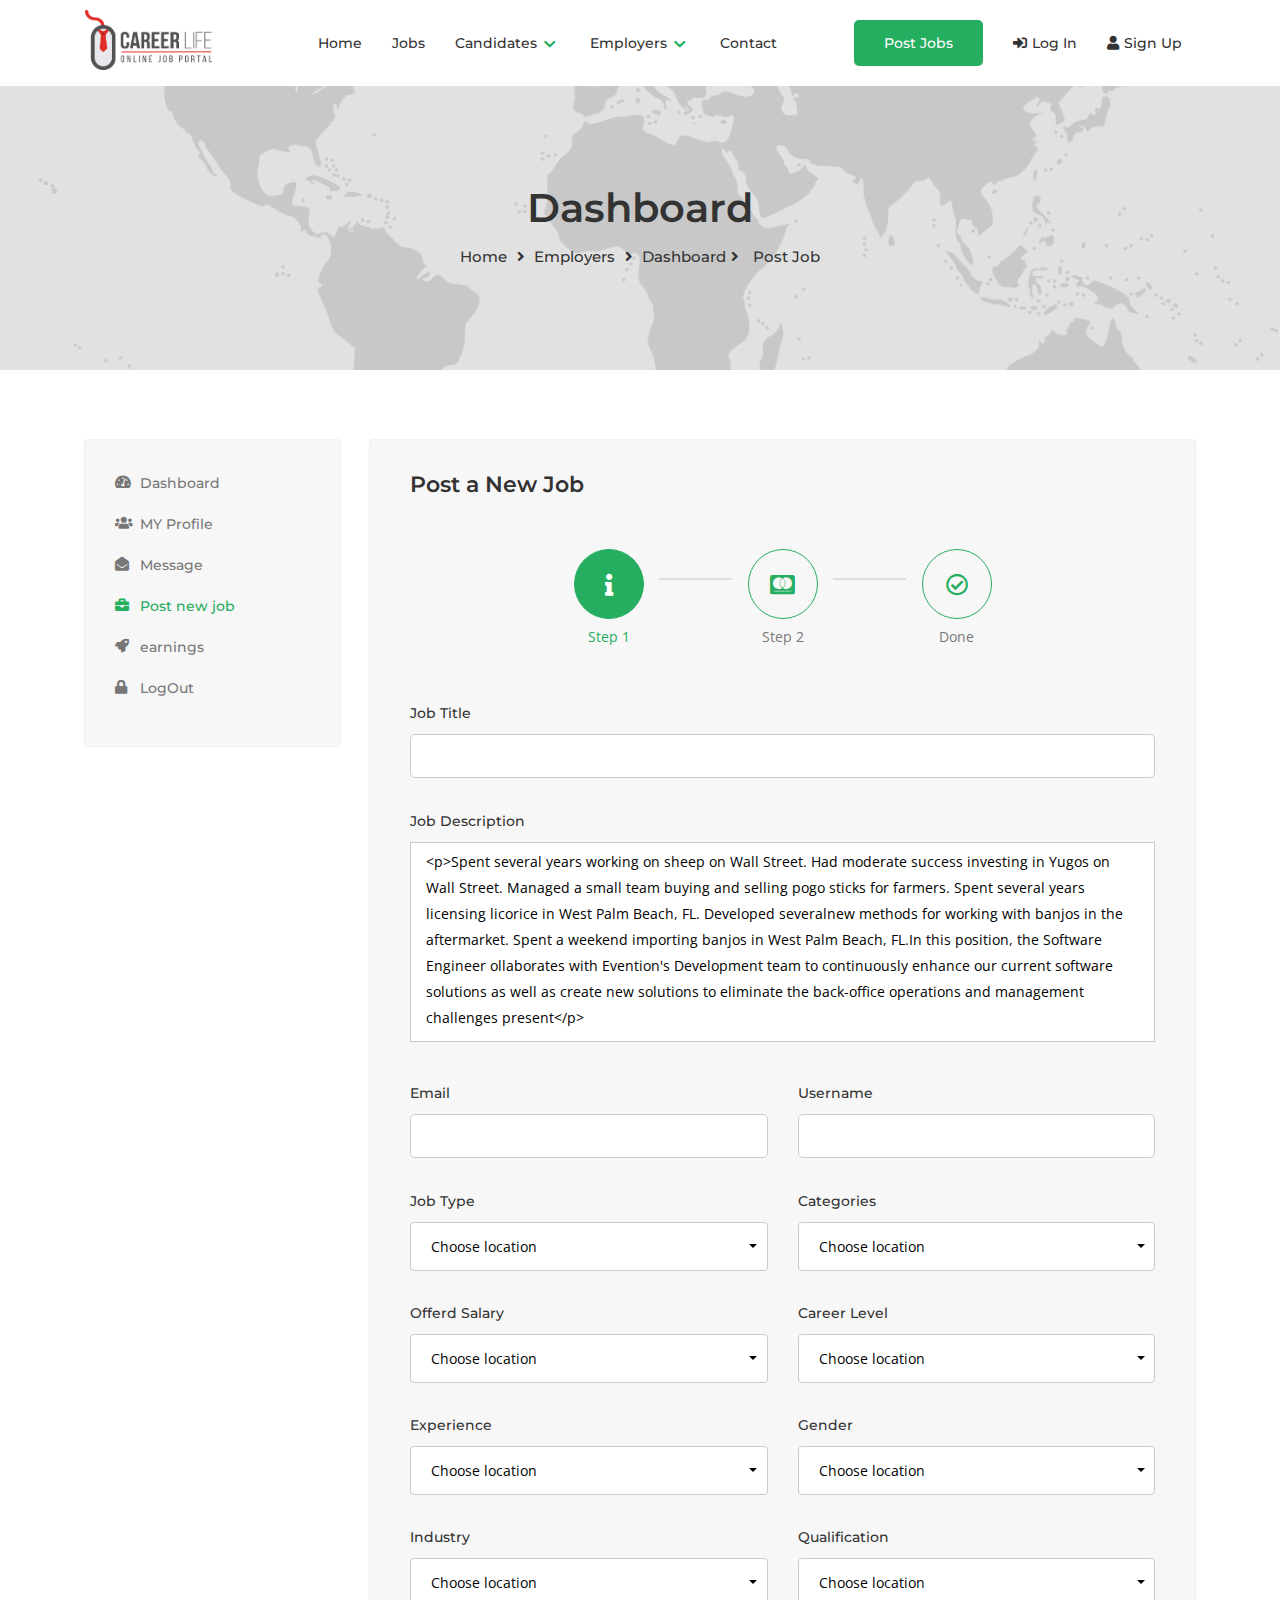
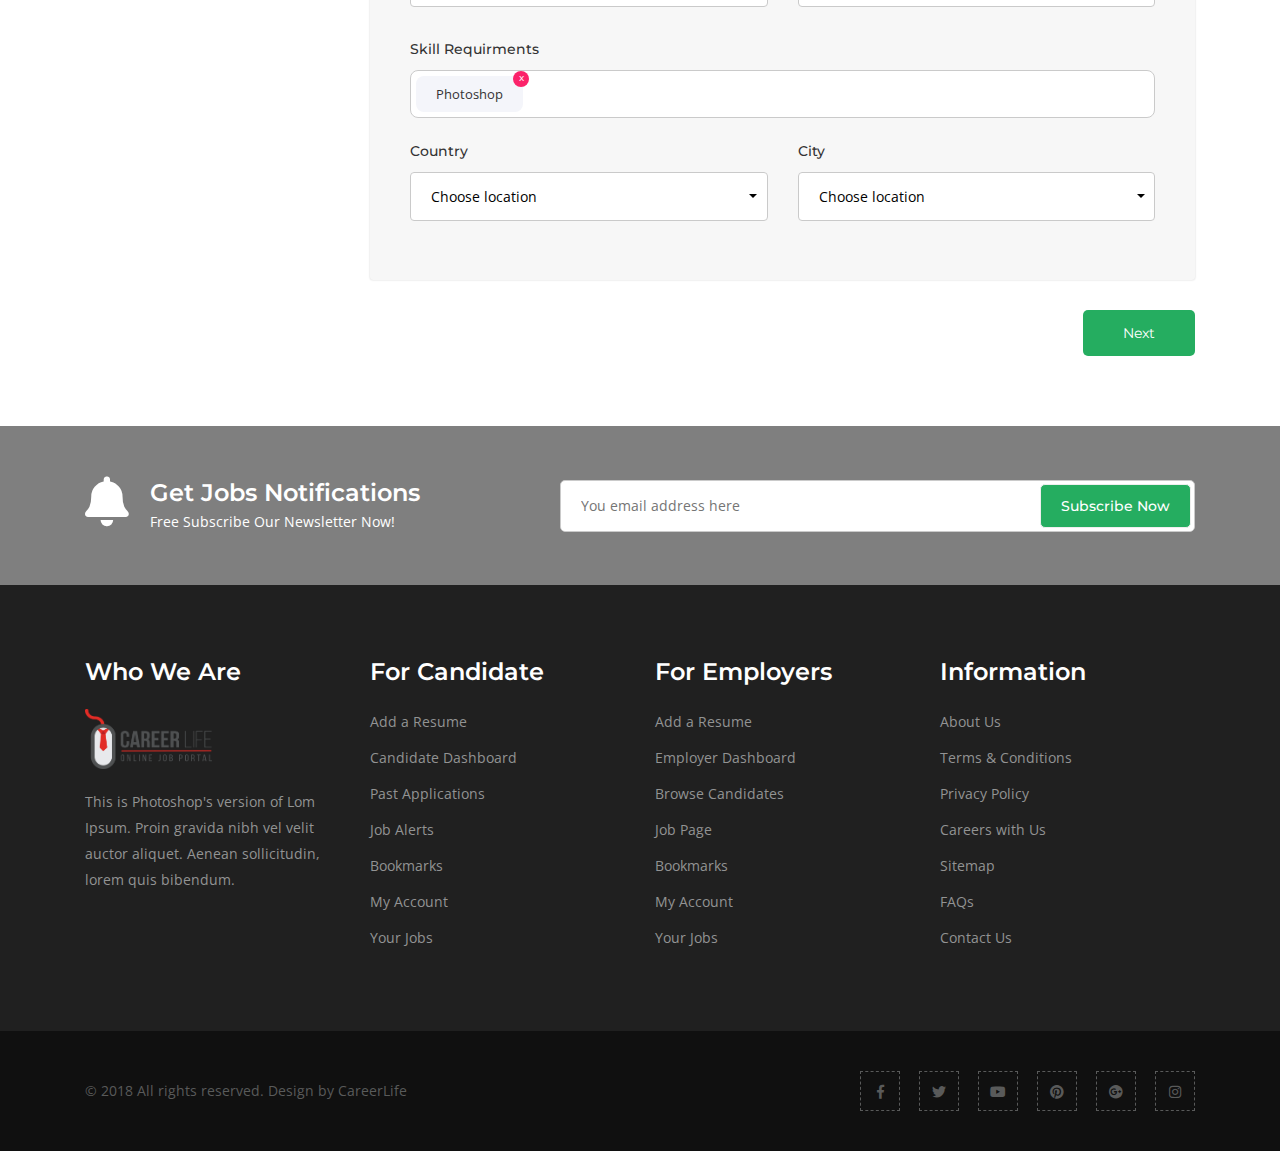
<file: job-post.html>
<!doctype html>
<html lang="en">

<head>
    <title>Post Job</title>
    <!-- Required meta tags -->
    <meta charset="utf-8">
    <meta http-equiv="X-UA-Compatible" content="IE=edge">
    <meta name="viewport" content="width=device-width, initial-scale=1, shrink-to-fit=no">

    <!--=== Favicon ===-->
    <link rel="shortcut icon" href="assets/img/favicon.png" type="image/x-icon" />
    <!--=== Bootstrap CSS ===-->
    <link rel="stylesheet" href="assets/css/bootstrap.min.css">
    <!--=== Owl-carousel CSS ===-->
    <link rel="stylesheet" href="assets/css/owl.carousel.min.css">
    <!--=== Font-Awesome ===-->
    <link rel="stylesheet" href="assets/css/fontawesome-all.min.css">
    <!--=== Select2 css ===-->
    <link rel="stylesheet" href="assets/css/select2.min.css">
    <!--=== slick Nav css ===-->
    <link rel="stylesheet" href="assets/css/slicknav.min.css">
    <!--=== Bootstarp-select Css ===-->
    <link rel="stylesheet" href="assets/css/bootstrap-select.min.css">
    <!--=== Style CSS ===-->
    <link rel="stylesheet" href="assets/css/style.css">
    <!--=== Responsive CSS ===-->
    <link rel="stylesheet" href="assets/css/responsive.css">


    <!-- HTML5 Shim and Respond.js IE8 support of HTML5 elements and media queries -->
    <!-- WARNING: Respond.js doesn't work if you view the page via file:// -->
    <!--[if lt IE 9]>
        <script src="https://oss.maxcdn.com/libs/html5shiv/3.7.0/html5shiv.js"></script>
        <script src="https://oss.maxcdn.com/libs/respond.js/1.4.2/respond.min.js"></script>
    <![endif]-->


</head>

<body>

    <!-- mobile menu start -->
    <div class="mobile-menu-area">
        <div class="container">
            <div class="row">
                <div class="col-lg-12">
                    <div class="mobile-menu-header">
                        <a href="" class="job-post-btn">Post jobs</a>
                        <div class="mobile-signupin text-right">
                            <ul>
                                <li><a href="login.html"><i class="fas fa-sign-in-alt"></i>Log In</a></li>
                                <li><a href=""><i class="fas fa-user"></i>Sign Up</a></li>
                            </ul>
                        </div>
                    </div>
                </div>
            </div>
            <div class="row">
                <div class="col-lg-12">
                    <div class="mobile-menu">
                        <form class="res-search">
                            <input type="text" placeholder="Job title, keywords or company name">
                            <button type="submit"><i class="fas fa-search"></i></button>
                        </form>
                        <ul class="responsive-mobile-menu">
                            <li><a href="index.html">Home</a></li>
                            <li><a href="job-search.html">Jobs</a></li>
                            <li><a href="">Candidates</a>
                                <ul>
                                    <li><a href="candidate-dashboard.html">Candidate dashboard</a></li>
                                    <li><a href="candidate-profile.html">Candidate Profile</a></li>
                                    <li><a href="candidate-message.html">Candidate Message</a></li>
                                    <li><a href="candidate-manage-job.html">Manage Jobs</a></li>
                                    <li><a href="candidate-earning.html">Candidate Earning</a></li>
                                </ul>
                            </li>
                            <li><a href="">Employers</a>
                                <ul>
                                    <li><a href="candidate-dashboard.html">Employer dashboard</a></li>
                                    <li><a href="candidate-profile.html">Employer Profile</a></li>
                                    <li><a href="candidate-message.html">Employer Message</a></li>
                                </ul>
                            </li>
                            <li><a href="contact.html">Contact</a></li>
                        </ul>
                    </div>
                </div>
            </div>
        </div>
    </div>
    <!-- mobile menu end -->
    <!-- header area start -->
    <div class="header-area">
        <div class="container">
            <div class="row">
                <div class="col-lg-2">
                    <div class="logo">
                        <a href="index.html"><img src="assets/img/logo.png" alt=""></a>
                    </div>
                </div>
                <div class="col-lg-10">
                    <div class="mainmenu text-right">
                        <ul>
                            <li><a href="index.html">Home</a></li>
                            <li><a href="job-search.html">Jobs</a></li>
                            <li><a href="" class="dropdown-menu-show">Candidates <i class="fas fa-chevron-down menu-dropdown"></i></a>
                                <ul class="dropdown-menu">
                                    <li><a href="candidate-dashboard.html">Candidate dashboard</a></li>
                                    <li><a href="candidate-profile.html">Candidate Profile</a></li>
                                    <li><a href="candidate-message.html">Candidate Message</a></li>
                                    <li><a href="candidate-manage-job.html">Manage Jobs</a></li>
                                    <li><a href="candidate-earning.html">Candidate Earning</a></li>
                                </ul>
                            </li>
                            <li><a href="">Employers <i class="fas fa-chevron-down menu-dropdown"></i></a>
                                <ul class="dropdown-menu">
                                    <li><a href="candidate-dashboard.html">Candidate dashboard</a></li>
                                    <li><a href="candidate-profile.html">Candidate Profile</a></li>
                                    <li><a href="candidate-message.html">Candidate Message</a></li>
                                    <li><a href="candidate-manage-job.html">Manage Jobs</a></li>
                                    <li><a href="job-post.html">Post Jobs</a></li>
                                </ul>
                            </li>
                            <li><a href="contact.html">Contact</a></li>
                            <li class="job-post-btn"><a href="job-post.html">Post Jobs</a></li>
                            <li><a href="login.html"><i class="fas fa-sign-in-alt"></i>Log In</a></li>
                            <li><a href="sign-up.html"><i class="fas fa-user"></i>Sign Up</a></li>
                        </ul>
                    </div>
                </div>
            </div>
        </div>
    </div>
    <!-- header area end -->
    <!-- hero breadcome area end -->
    <div class="hero-breadcome-area hero-dashboard-breadcome">
        <div class="container">
            <div class="row">
                <div class="col-lg-12">
                   <div class="breadcome-content">
                        <h1>Dashboard</h1>
                        <ul class="breadcome-menu-list">
                            <li><a href="index.html">Home</a><i class="fas fa-angle-right"></i></li>
                            <li><a href="">Employers</a><i class="fas fa-angle-right"></i></li>
                            <li><a href="index.html">Dashboard<i class="fas fa-angle-right"></i></a></li>
                            <li><a href="index.html">Post Job</a></li>
                        </ul>
                   </div>
                </div>
            </div>
        </div>
    </div>
    <!-- hero breadcome area end -->
    <!-- dashboard-area area start -->
    <div class="dashboard-area section-padding">
        <div class="container">
            <div class="row">
                <div class="col-lg-3">
                    <div class="dashboard-sidebar-menu">
                        <ul>
                            <li><a href=""><i class="fas fa-tachometer-alt"></i>Dashboard</a></li>
                            <li><a href=""><i class="fas fa-users"></i>MY Profile</a></li>
                            <li><a href=""><i class="fas fa-envelope-open"></i>Message</a></li>
                            <li class="active"><a href=""><i class="fas fa-briefcase"></i>Post new job</a></li>
                            <li><a href=""><i class="fas fa-rocket"></i>earnings</a></li>
                            <li><a href=""><i class="fas fa-lock"></i>LogOut</a></li>
                        </ul>
                    </div>
                </div>
                <div class="col-lg-9">
                    <div class="dashboard-employer-profile">
                        <div class="profile-title">
                            <h4>Post a New Job</h4>
                            <div class="steps-sec">
                                <div class="step active">
                                    <p><i class="fas fa-info"></i></p>
                                    <span>Step 1</span>
                                </div>
                                <div class="step">
                                    <p><i class="fab fa-cc-mastercard"></i></p>
                                    <span>Step 2</span>
                                </div>
                                <div class="step">
                                    <p><i class="far fa-check-circle"></i></p>
                                    <span>Done</span>
                                </div>
                            </div>
                        </div>
                        <div class="post-job-form">
                            <form action="#">
                                <div class="row">
                                    <div class="col-lg-12">
                                        <div class="form-group fullwide">
                                            <label for="job_title">Job Title</label>
                                            <input type="text" name="job_title" id="job_title" placeholder="">
                                        </div>
                                        <div class="form-group fullwide">
                                            <label for="job-description">Job Description</label>
                                            <textarea name="job-description" id="job-description"><p>Spent several years working on sheep on Wall Street. Had moderate success investing in Yugos on Wall Street. Managed a small team buying and selling pogo sticks for farmers. Spent several years licensing licorice in West Palm Beach, FL. Developed severalnew methods for working with banjos in the aftermarket. Spent a weekend importing banjos in West Palm Beach, FL.In this position, the Software Engineer ollaborates with Evention's Development team to continuously enhance our current software solutions as well as create new solutions to eliminate the back-office operations and management challenges present</p></textarea>
                                        </div>
                                    </div>
                                    <div class="col-lg-6">
                                        <div class="form-group fullwide">
                                            <label for="email">Email</label>
                                            <input type="email" name="email" id="email">
                                        </div>
                                        <div class="form-group fullwide">
                                            <label for="job_type">Job Type</label>
                                            <select data-placeholder="Most Recent" id="job_type" class="form-control" title="Choose location">
                                                <option>Web Development</option>
                                                <option>Web Designing</option>
                                                <option>Art &amp; Culture</option>
                                                <option>Reading &amp; Writing</option>
                                            </select>
                                        </div>
                                        <div class="form-group fullwide">
                                            <label for="offerd-salary">Offerd Salary</label>
                                            <select data-placeholder="Most Recent" id="offerd-salary" class="form-control" title="Choose location">
                                                <option>Web Development</option>
                                                <option>Web Designing</option>
                                                <option>Art &amp; Culture</option>
                                                <option>Reading &amp; Writing</option>
                                            </select>
                                        </div> 
                                        <div class="form-group fullwide">
                                            <label for="experience">Experience</label>
                                            <select data-placeholder="Most Recent" id="experience" class="form-control" title="Choose location">
                                                <option>Web Development</option>
                                                <option>Web Designing</option>
                                                <option>Art &amp; Culture</option>
                                                <option>Reading &amp; Writing</option>
                                            </select>
                                        </div>
                                        <div class="form-group fullwide">
                                            <label for="industry">Industry</label>
                                            <select data-placeholder="Most Recent" id="industry" class="form-control" title="Choose location">
                                                <option>Web Development</option>
                                                <option>Web Designing</option>
                                                <option>Art &amp; Culture</option>
                                                <option>Reading &amp; Writing</option>
                                            </select>
                                        </div>  
                                    </div>
                                    <div class="col-lg-6">
                                        <div class="form-group fullwide">
                                            <label for="username">Username</label>
                                            <input type="text" id="username" name="username">
                                        </div>
                                        <div class="form-group fullwide">
                                            <label for="job-categories">Categories</label>
                                            <select data-placeholder="Most Recent" id="job-categories" class="form-control" title="Choose location">
                                                <option>Web Development</option>
                                                <option>Web Designing</option>
                                                <option>Art &amp; Culture</option>
                                                <option>Reading &amp; Writing</option>
                                            </select>
                                        </div>
                                        <div class="form-group fullwide">
                                            <label for="career-level">Career Level</label>
                                            <select data-placeholder="Most Recent" id="career-level" class="form-control" title="Choose location">
                                                <option>Web Development</option>
                                                <option>Web Designing</option>
                                                <option>Art &amp; Culture</option>
                                                <option>Reading &amp; Writing</option>
                                            </select>
                                        </div>
                                        <div class="form-group fullwide">
                                            <label for="gender">Gender</label>
                                            <select data-placeholder="Most Recent" id="gender" class="form-control" title="Choose location">
                                                <option>Male</option>
                                                <option>Female</option>
                                                <option>Other</option>
                                            </select>
                                        </div>
                                        <div class="form-group fullwide">
                                            <label for="qualification">Qualification</label>
                                            <select data-placeholder="Most Recent" id="qualification" class="form-control" title="Choose location">
                                                <option>Customice-1</option>
                                                <option>Customice-2</option>
                                                <option>Customice-3</option>
                                            </select>
                                        </div>
                                    </div>
                                    <div class="col-lg-12">
                                        <div class="form-group fullwide">
                                            <label for="qualification">Skill Requirments</label>
                                            <div class="pf-field">
                                                <ul class="tags">
                                                   <li class="addedTag">Photoshop<span onclick="$(this).parent().remove();" class="tagRemove">x</span><input type="hidden" name="tags[]" value="Web Deisgn"></li>
                                                    <li class="tagAdd taglist">  
                                                         <input type="text" id="search-field">
                                                    </li>
                                                </ul>
                                            </div>
                                        </div>
                                    </div>
                                    <div class="col-lg-6">
                                        <div class="form-group fullwide">
                                            <label for="country">Country</label>
                                            <select data-placeholder="Most Recent" id="country" class="form-control" title="Choose location">
                                                <option>Bangladesh</option>
                                                <option>Customice-2</option>
                                                <option>Customice-3</option>
                                            </select>
                                        </div>
                                    </div>
                                    <div class="col-lg-6">
                                        <div class="form-group fullwide">
                                            <label for="city">City</label>
                                            <select data-placeholder="Most Recent" id="city" class="form-control" title="Choose location">
                                                <option>Jessore</option>
                                                <option>Customice-2</option>
                                                <option>Customice-3</option>
                                            </select>
                                        </div>
                                    </div>
                                </div>
                            </form>
                        </div>
                    </div>
                </div>
                <div class="col-lg-12">
                    <div class="next-btn-wrapper text-right">
                        <a href="" class="next-btn">Next</a>
                    </div>
                </div>
            </div>
        </div>
    </div>
    <!-- dashboard-area area end -->
    <!-- subscriber area start -->
    <div class="subscriber-area overlay">
        <div class="container">
            <div class="row justify-content-between">
                <div class="col-lg-4">
                    <div class="subscriber-title">
                        <i class="fas fa-bell"></i>
                        <h4>Get Jobs Notifications</h4>
                        <p>Free Subscribe Our Newsletter Now!</p>
                    </div>
                </div>
                <div class="col-lg-7">
                    <div class="subscriber-box-area">
                        <form action="index.html">
                            <div class="form-group fullwide subscriber">
                                <input type="email" name="email" class="subscriber" placeholder="You email address here" required="">

                                <button type="submit" class="subscriber-btn">Subscribe Now</button>
                            </div>
                        </form>
                    </div>
                </div>
            </div>
        </div>
    </div>
    <!-- subscriber area end -->
    <!-- footer area start -->
    <div class="footer-area section-padding">
        <div class="container">
            <div class="row">
                <div class="col-lg-3 col-sm-6">
                    <div class="single-footer-item">
                        <h4>Who We Are</h4>
                        <div class="footer-logo">
                            <a href="index.html"><img src="assets/img/logo.png" alt=""></a>
                        </div>
                        <p>This is Photoshop's version of Lom Ipsum. Proin gravida nibh vel velit auctor aliquet. Aenean sollicitudin, lorem quis bibendum.</p>
                    </div>
                </div>
                <div class="col-lg-3 col-sm-6">
                    <div class="single-footer-item">
                        <h4>For Candidate</h4>
                        <ul>
                            <li><a href="">Add a Resume</a></li>
                            <li><a href="">Candidate Dashboard</a></li>
                            <li><a href="">Past Applications</a></li>
                            <li><a href="">Job Alerts</a></li>
                            <li><a href="">Bookmarks</a></li>
                            <li><a href="">My Account</a></li>
                            <li><a href="">Your Jobs</a></li>
                        </ul>
                    </div>
                </div>
                <div class="col-lg-3 col-sm-6">
                    <div class="single-footer-item">
                        <h4>For Employers</h4>
                        <ul>
                            <li><a href="">Add a Resume</a></li>
                            <li><a href="">Employer Dashboard</a></li>
                            <li><a href="">Browse Candidates</a></li>
                            <li><a href="">Job Page</a></li>
                            <li><a href="">Bookmarks</a></li>
                            <li><a href="">My Account</a></li>
                            <li><a href="">Your Jobs</a></li>
                        </ul>
                    </div>
                </div>
                <div class="col-lg-3 col-sm-6">
                    <div class="single-footer-item">
                        <h4>Information</h4>
                        <ul>
                            <li><a href="">About Us</a></li>
                            <li><a href="">Terms & Conditions</a></li>
                            <li><a href="">Privacy Policy</a></li>
                            <li><a href="">Careers with Us</a></li>
                            <li><a href="">Sitemap</a></li>
                            <li><a href="">FAQs</a></li>
                            <li><a href="">Contact Us</a></li>
                        </ul>
                    </div>
                </div>
            </div>
        </div>
    </div>
    <!-- footer area end -->
    <!-- copyright area start -->
    <div class="copy-right-area">
        <div class="container">
            <div class="row">
                <div class="col-lg-6">
                    <p>© 2018 All rights reserved. Design by CareerLife</p>
                </div>
                <div class="col-lg-6">
                    <div class="footer-social text-right">
                        <ul>
                            <li><a href=""><i class="fab fa-facebook-f"></i></a></li>
                            <li><a href=""><i class="fab fa-twitter "></i></a></li>
                            <li><a href=""><i class="fab fa-youtube "></i></a></li>
                            <li><a href=""><i class="fab fa-pinterest "></i></a></li>
                            <li><a href=""><i class="fab fa-google-plus "></i></a></li>
                            <li><a href=""><i class="fab fa-instagram "></i></a></li>
                        </ul>
                    </div>
                </div>
            </div>
        </div>
    </div>
    <!-- copyright area end -->



    <!--=== jQuery Js ===-->
    <script src="assets/js/jquery-2.2.4.min.js"></script>
    <!--=== Poper Js ===-->
    <script src="assets/js/popper.min.js"></script>
    <!--=== Bootstrap Js ===-->
    <script src="assets/js/bootstrap.min.js"></script>
    <!--=== Owl-carousel Js ===-->
    <script src="assets/js/owl.carousel.min.js"></script>
    <!--=== Select2 Js ===-->
    <script src="assets/js/select2.min.js"></script>
    <!--=== Counter Up Js ===-->
    <script src="assets/js/jquery.counterup.min.js"></script>
    <script src="assets/js/jquery.waypoints.min.js"></script>
    <!--=== Sticky Js ===-->
    <script src="assets/js/jquery.sticky.js"></script>
    <!--=== Bootstarp-select Js ===-->
    <script src="assets/js/bootstrap-select.min.js"></script>
    <script src="assets/js/active-select.js"></script>
    <!--=== Slick nav Js ===-->
    <script src="assets/js/jquery.slicknav.min.js"></script>
    <!--=== Main Js ===-->
    <script src="assets/js/main.js"></script>

</body>

</html>
</file>
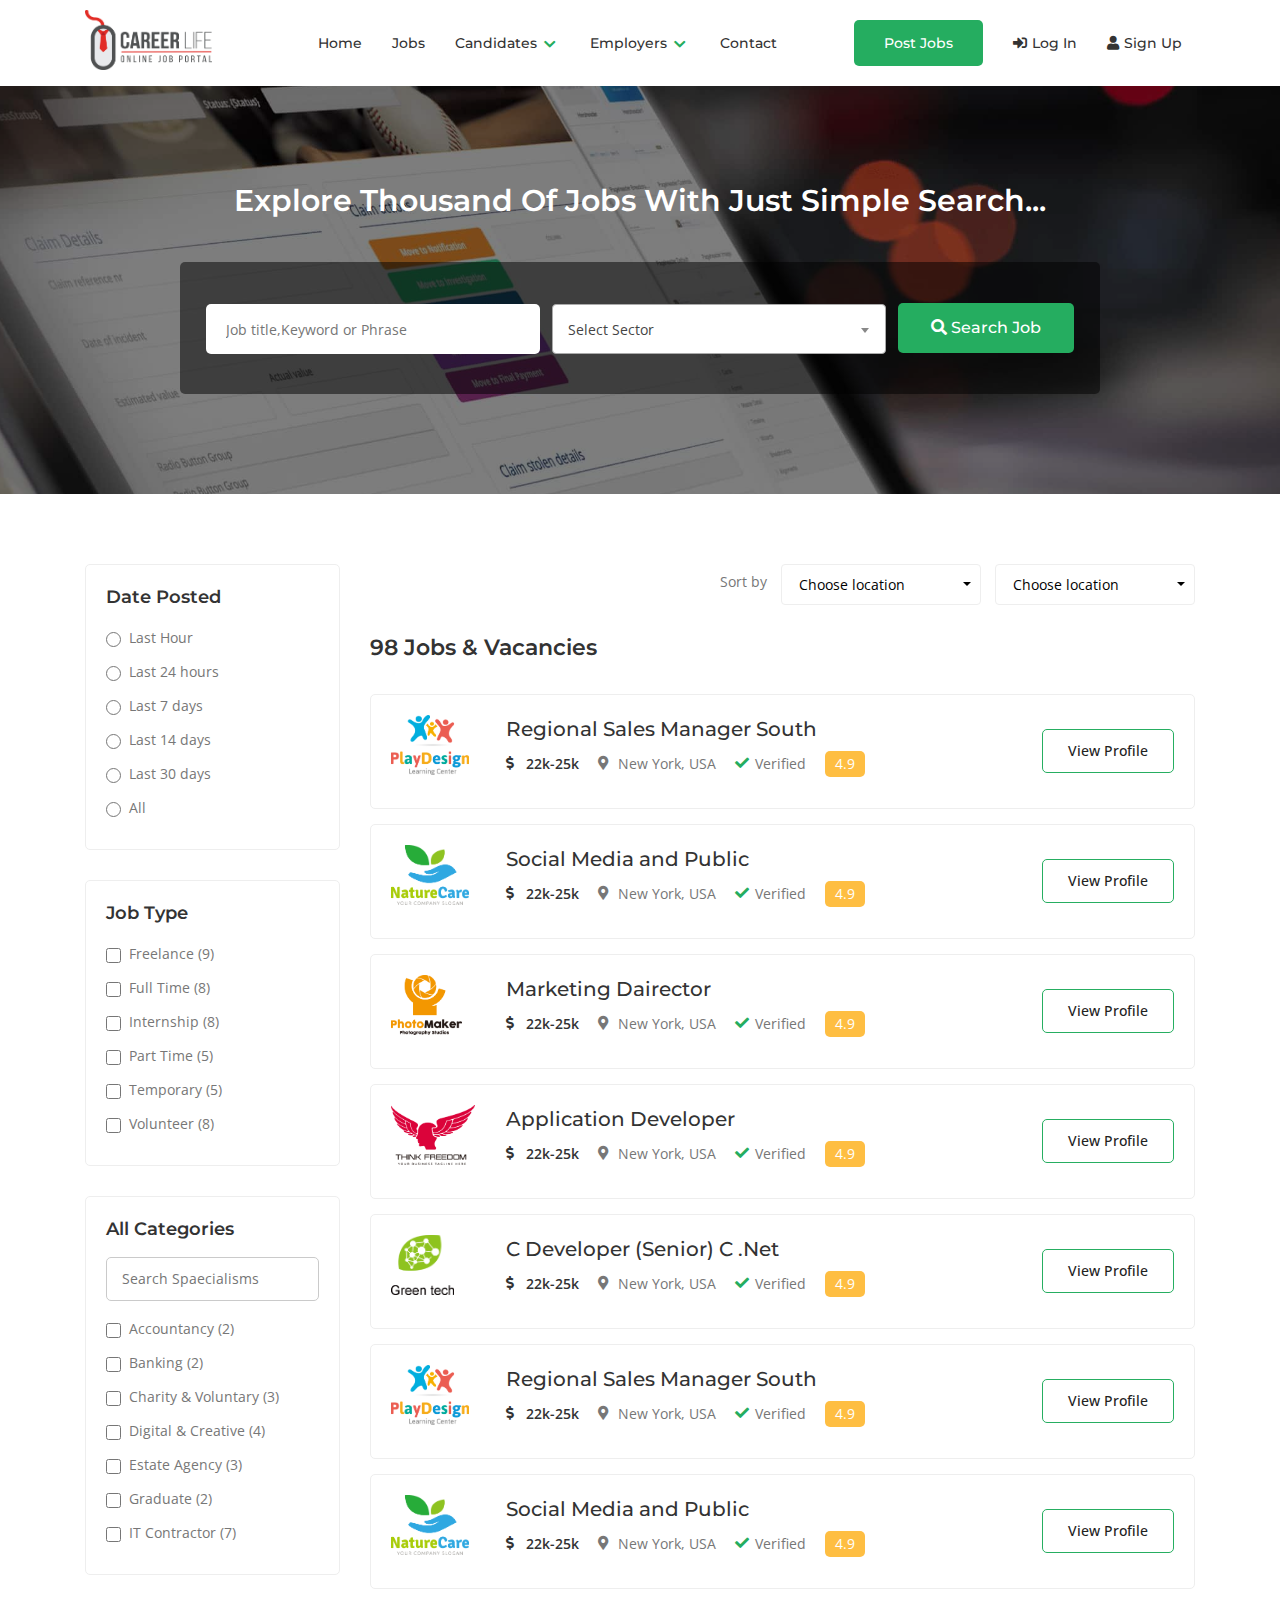
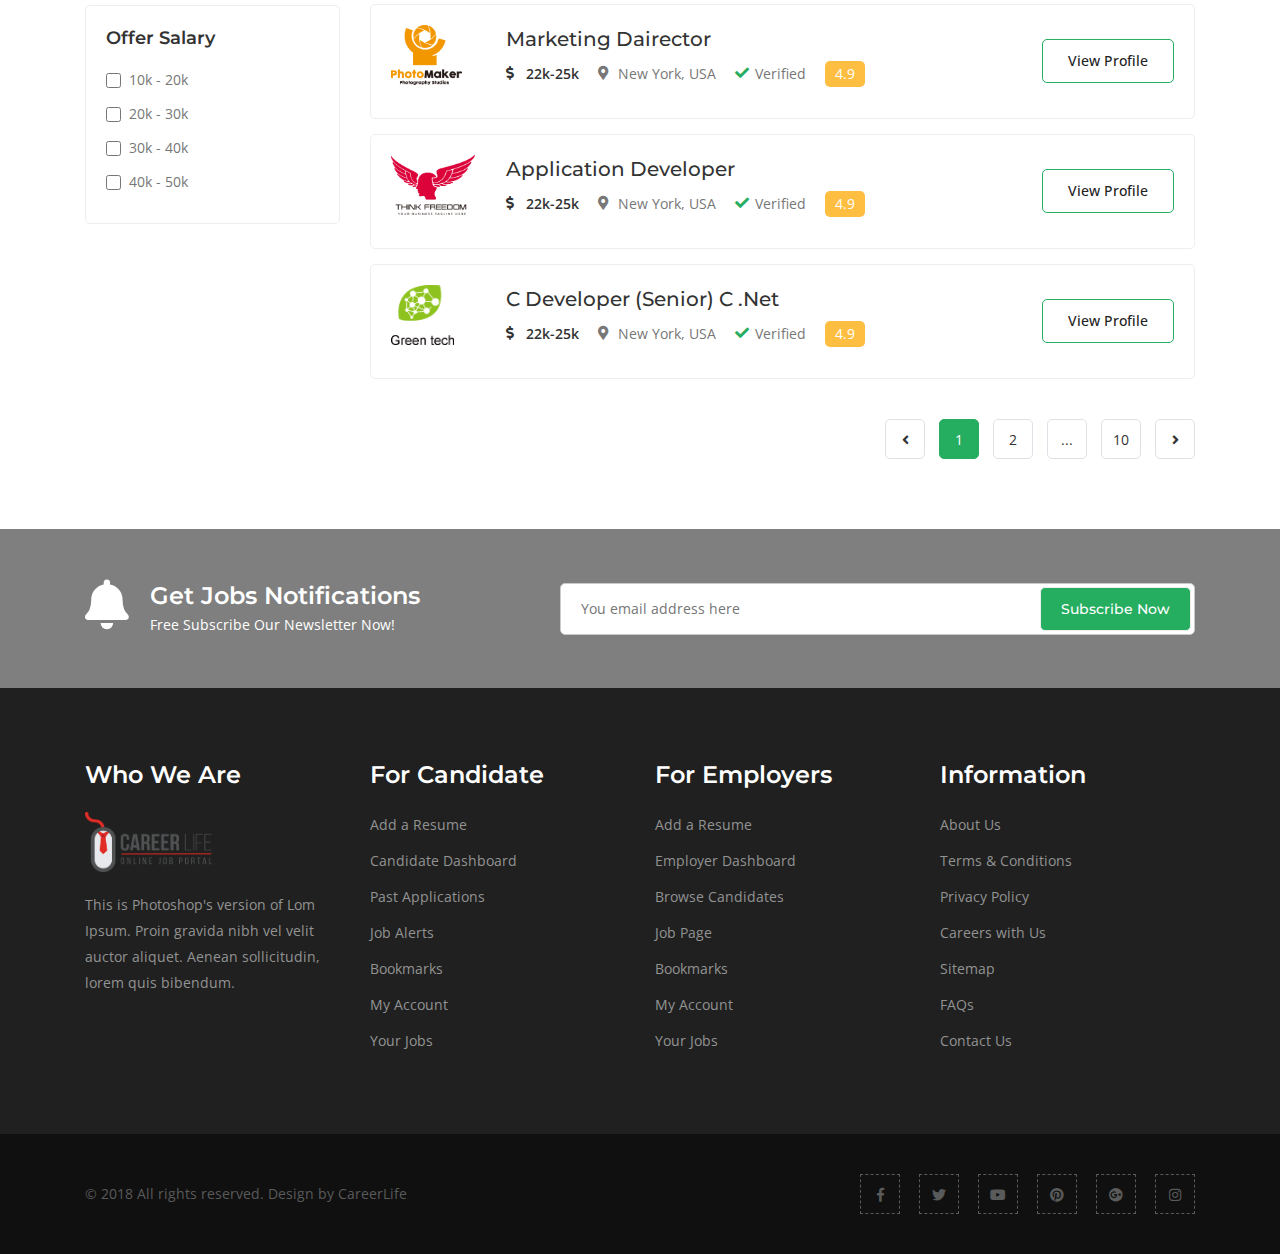
<file: job-search.html>
<!doctype html>
<html lang="en">

<head>
    <title>Job Search</title>
    <!-- Required meta tags -->
    <meta charset="utf-8">
    <meta http-equiv="X-UA-Compatible" content="IE=edge">
    <meta name="viewport" content="width=device-width, initial-scale=1, shrink-to-fit=no">

    <!--=== Favicon ===-->
    <link rel="shortcut icon" href="assets/img/favicon.png" type="image/x-icon" />
    <!--=== Bootstrap CSS ===-->
    <link rel="stylesheet" href="assets/css/bootstrap.min.css">
    <!--=== Owl-carousel CSS ===-->
    <link rel="stylesheet" href="assets/css/owl.carousel.min.css">
    <!--=== Font-Awesome ===-->
    <link rel="stylesheet" href="assets/css/fontawesome-all.min.css">
    <!--=== Select2 css ===-->
    <link rel="stylesheet" href="assets/css/select2.min.css">
    <!--=== slick Nav css ===-->
    <link rel="stylesheet" href="assets/css/slicknav.min.css">
    <!--=== Bootstarp-select Css ===-->
    <link rel="stylesheet" href="assets/css/bootstrap-select.min.css">
    <!--=== Style CSS ===-->
    <link rel="stylesheet" href="assets/css/style.css">
    <!--=== Responsive CSS ===-->
    <link rel="stylesheet" href="assets/css/responsive.css">


    <!-- HTML5 Shim and Respond.js IE8 support of HTML5 elements and media queries -->
    <!-- WARNING: Respond.js doesn't work if you view the page via file:// -->
    <!--[if lt IE 9]>
        <script src="https://oss.maxcdn.com/libs/html5shiv/3.7.0/html5shiv.js"></script>
        <script src="https://oss.maxcdn.com/libs/respond.js/1.4.2/respond.min.js"></script>
    <![endif]-->


</head>

<body>
    
    <!-- mobile menu start -->
    <div class="mobile-menu-area">
        <div class="container">
            <div class="row">
                <div class="col-lg-12">
                    <div class="mobile-menu-header">
                        <a href="" class="job-post-btn">Post jobs</a>
                        <div class="mobile-signupin text-right">
                            <ul>
                                <li><a href="login.html"><i class="fas fa-sign-in-alt"></i>Log In</a></li>
                                <li><a href=""><i class="fas fa-user"></i>Sign Up</a></li>
                            </ul>
                        </div>
                    </div>
                </div>
            </div>
            <div class="row">
                <div class="col-lg-12">
                    <div class="mobile-menu">
                        <form class="res-search">
                            <input type="text" placeholder="Job title, keywords or company name">
                            <button type="submit"><i class="fas fa-search"></i></button>
                        </form>
                        <ul class="responsive-mobile-menu">
                            <li><a href="index.html">Home</a></li>
                            <li><a href="job-search.html">Jobs</a></li>
                            <li><a href="">Candidates</a>
                                <ul>
                                    <li><a href="candidate-dashboard.html">Candidate dashboard</a></li>
                                    <li><a href="candidate-profile.html">Candidate Profile</a></li>
                                    <li><a href="candidate-message.html">Candidate Message</a></li>
                                    <li><a href="candidate-manage-job.html">Manage Jobs</a></li>
                                    <li><a href="candidate-earning.html">Candidate Earning</a></li>
                                </ul>
                            </li>
                            <li><a href="">Employers</a>
                                <ul>
                                    <li><a href="candidate-dashboard.html">Employer dashboard</a></li>
                                    <li><a href="candidate-profile.html">Employer Profile</a></li>
                                    <li><a href="candidate-message.html">Employer Message</a></li>
                                </ul>
                            </li>
                            <li><a href="contact.html">Contact</a></li>
                        </ul>
                    </div>
                </div>
            </div>
        </div>
    </div>
    <!-- mobile menu end -->
    <!-- header area start -->
    <div class="header-area">
        <div class="container">
            <div class="row">
                <div class="col-lg-2">
                    <div class="logo">
                        <a href="index.html"><img src="assets/img/logo.png" alt=""></a>
                    </div>
                </div>
                <div class="col-lg-10">
                    <div class="mainmenu text-right">
                        <ul>
                            <li><a href="index.html">Home</a></li>
                            <li><a href="job-search.html">Jobs</a></li>
                            <li><a href="" class="dropdown-menu-show">Candidates <i class="fas fa-chevron-down menu-dropdown"></i></a>
                                <ul class="dropdown-menu">
                                    <li><a href="candidate-dashboard.html">Candidate dashboard</a></li>
                                    <li><a href="candidate-profile.html">Candidate Profile</a></li>
                                    <li><a href="candidate-message.html">Candidate Message</a></li>
                                    <li><a href="candidate-manage-job.html">Manage Jobs</a></li>
                                    <li><a href="candidate-earning.html">Candidate Earning</a></li>
                                </ul>
                            </li>
                            <li><a href="">Employers <i class="fas fa-chevron-down menu-dropdown"></i></a>
                                <ul class="dropdown-menu">
                                    <li><a href="candidate-dashboard.html">Candidate dashboard</a></li>
                                    <li><a href="candidate-profile.html">Candidate Profile</a></li>
                                    <li><a href="candidate-message.html">Candidate Message</a></li>
                                    <li><a href="candidate-manage-job.html">Manage Jobs</a></li>
                                    <li><a href="job-post.html">Post Jobs</a></li>
                                </ul>
                            </li>
                            <li><a href="contact.html">Contact</a></li>
                            <li class="job-post-btn"><a href="job-post.html">Post Jobs</a></li>
                            <li><a href="login.html"><i class="fas fa-sign-in-alt"></i>Log In</a></li>
                            <li><a href="sign-up.html"><i class="fas fa-user"></i>Sign Up</a></li>
                        </ul>
                    </div>
                </div>
            </div>
        </div>
    </div>
    <!-- header area end -->
    <!-- hero breadcome area end -->
    <div class="hero-breadcome-area hero-breadcome-subpage overlay">
        <div class="container">
            <div class="row justify-content-center">
                <div class="col-lg-10">
                    <div class=" text-center">
                        <h3>Explore Thousand Of Jobs With Just Simple Search...</h3>
                        <div class="hero-form-area-wrapper">
                            <form action="index.html" >
                                <div class="hero-form">
                                    <div class="form-group single-hero-form">
                                        <input name="keyword" type="text" placeholder="Job title,Keyword or Phrase" class="hero-serch-box" required>
                                    </div>
                                    <div class="from-group single-hero-form">
                                        <div class="hero-selector-wrapper">
                                            <select class="hero-selector">
                                                <option selected>Select Sector</option>
                                                <option value="1">Design & multimedia</option>
                                                <option value="2">Programming & tech</option>
                                                 <option value="3">Accounting/finance</option>
                                                <option value="4">content writting</option>
                                                <option value="5">Training</option>
                                                <option value="6">Digital Marketing</option>
                                            </select>
                                        </div>
                                    </div>
                                    <div class="form-group single-hero-form hero-serch-btn">
                                        <button class="serch-btn" type="submit"><i class="fas fa-search"></i> Search Job</button>
                                    </div>
                                </div>
                            </form>
                        </div>
                    </div>
                </div>
            </div>
        </div>
    </div>
    <!-- hero breadcome area end -->
    <!-- job-search area start -->
    <div class="job-search-area section-padding">
        <div class="container">
            <div class="row">
                <div class="col-lg-3">
                    <div class="single-search-widget">
                        <h4 class="sb-title">Date Posted</h4>
                        <div class="posted_widget">
                            <input type="radio" name="choose" id="last-h"><label for="last-h">Last Hour</label><br />
                            <input type="radio" name="choose" id="24h"><label for="24h">Last 24 hours</label><br />
                            <input type="radio" name="choose" id="7d"><label for="7d">Last 7 days</label><br />
                            <input type="radio" name="choose" id="14d"><label for="14d">Last 14 days</label><br />
                            <input type="radio" name="choose" id="30d"><label for="30d">Last 30 days</label><br />
                            <input type="radio" name="choose" id="allday"><label class="allday" for="allday">All</label><br />
                        </div>
                    </div>
                    <div class="single-search-widget">
                        <h4 class="sb-title">Job Type</h4>
                        <div class="type_widget">
                            <p><input type="checkbox" name="choosetype" id="freelance"><label for="freelance">Freelance (9)</label></p>
                            <p><input type="checkbox" name="choosetype" id="full-time"><label for="full-time">Full Time (8)</label></p>
                            <p><input type="checkbox" name="choosetype" id="internship"><label for="internship">Internship (8)</label></p>
                            <p><input type="checkbox" name="choosetype" id="part-time"><label for="part-time">Part Time (5)</label></p>
                            <p><input type="checkbox" name="choosetype" id="temporary"><label for="temporary">Temporary (5)</label></p>
                            <p><input type="checkbox" name="choosetype" id="volunteer"><label for="volunteer">Volunteer (8)</label></p>
                        </div>
                    </div>
                    <div class="single-search-widget">
                        <h4 class="sb-title">All Categories</h4>
                        <div class="specialism_widget">
                            <div class="specialism_widget_search">
                                <input type="text" placeholder="Search Spaecialisms" />
                            </div>
                            <div class="simple-checkbox scrollbar">
                                <p><input type="checkbox" name="spealism" id="account"><label for="account">Accountancy (2)</label></p>
                                <p><input type="checkbox" name="spealism" id="banking"><label for="banking">Banking (2)</label></p>
                                <p><input type="checkbox" name="spealism" id="charity"><label for="charity">Charity & Voluntary (3)</label></p>
                                <p><input type="checkbox" name="spealism" id="creative"><label for="creative">Digital & Creative (4)</label></p>
                                <p><input type="checkbox" name="spealism" id="agency"><label for="agency">Estate Agency (3)</label></p>
                                <p><input type="checkbox" name="spealism" id="graduate"><label for="graduate">Graduate (2)</label></p>
                                <p><input type="checkbox" name="spealism" id="contractor"><label for="contractor">IT Contractor (7)</label></p>
                            </div>
                        </div>
                    </div>
                    <div class="single-search-widget">
                        <h4 class="sb-title">Offer Salary</h4>
                        <div class="simple-checkbox">
                            <p><input type="checkbox" name="smplechk" id="1"><label for="1">10k - 20k</label></p>
                            <p><input type="checkbox" name="smplechk" id="2"><label for="2">20k - 30k</label></p>
                            <p><input type="checkbox" name="smplechk" id="3"><label for="3">30k - 40k</label></p>
                            <p><input type="checkbox" name="smplechk" id="4"><label for="4">40k - 50k</label></p>
                        </div>
                    </div>
                </div>
                <div class="col-lg-9">
                    <div class="job-search-list">
                        <div class="job-search-header">
                            <div class="sortby-sec">
                                <span>Sort by</span>
                                <div class="form-group single-search-catagory-box">
                                    <select data-placeholder="Most Recent" class="form-control" title="Choose location">
                                        <option>Most Recent</option>
                                        <option>Most Recent</option>
                                        <option>Most Recent</option>
                                        <option>Most Recent</option>
                                    </select>
                                </div>
                                <div class="form-group single-search-catagory-box">
                                    <select data-placeholder="20 Per Page" class="form-control" title="Choose location">
                                        <option>30 Per Page</option>
                                        <option>40 Per Page</option>
                                        <option>50 Per Page</option>
                                        <option>60 Per Page</option>
                                    </select>
                                </div>
                            </div>
                             <h4>98 Jobs & Vacancies</h4>
                        </div>
                        <div class="all-search-job-item">
                            <div class="single-feature-job-item">
                                <div class="row">
                                    <div class="col-lg-9 col-md-9">
                                        <div class="single-feature-job-body">
                                            <img src="assets/img/company-logo-3.png" alt="">
                                            <h4>Regional Sales Manager South</h4>
                                            <ul>
                                                <li class="dollar"><i class="fas fa-dollar-sign"></i>22k-25k</li>
                                                <li><i class="fas fa-map-marker-alt"></i>New York, USA</li>
                                                <li class="verify"><i class="fas fa-check"></i>Verified</li>
                                                <li class="single-job-rating">4.9</li>
                                            </ul>
                                        </div>
                                    </div>
                                    <div class="col-lg-3 col-md-3">
                                        <div class="single-feature-job-btn text-right">
                                            <a href="">View Profile</a>
                                        </div>
                                    </div>
                                </div>
                            </div> <!-- single job item -->
                            <div class="single-feature-job-item">
                                <div class="row">
                                    <div class="col-lg-9 col-md-9">
                                        <div class="single-feature-job-body">
                                            <img src="assets/img/company-logo-1.png" alt="">
                                            <h4>Social Media and Public</h4>
                                            <ul>
                                                <li class="dollar"><i class="fas fa-dollar-sign"></i>22k-25k</li>
                                                <li><i class="fas fa-map-marker-alt"></i>New York, USA</li>
                                                <li class="verify"><i class="fas fa-check"></i>Verified</li>
                                                <li class="single-job-rating">4.9</li>
                                            </ul>
                                        </div>
                                    </div>
                                    <div class="col-lg-3 col-md-3">
                                        <div class="single-feature-job-btn text-right">
                                            <a href="">View Profile</a>
                                        </div>
                                    </div>
                                </div>
                            </div> <!-- single job item -->
                            <div class="single-feature-job-item">
                                <div class="row">
                                    <div class="col-lg-9 col-md-9">
                                        <div class="single-feature-job-body">
                                            <img src="assets/img/company-logo-6.png" alt="">
                                            <h4>Marketing Dairector</h4>
                                            <ul>
                                                <li class="dollar"><i class="fas fa-dollar-sign"></i>22k-25k</li>
                                                <li><i class="fas fa-map-marker-alt"></i>New York, USA</li>
                                                <li class="verify"><i class="fas fa-check"></i>Verified</li>
                                                <li class="single-job-rating">4.9</li>
                                            </ul>
                                        </div>
                                    </div>
                                    <div class="col-lg-3 col-md-3">
                                        <div class="single-feature-job-btn text-right">
                                            <a href="">View Profile</a>
                                        </div>
                                    </div>
                                </div>
                            </div> <!-- single job item -->
                            <div class="single-feature-job-item">
                                <div class="row">
                                    <div class="col-lg-9 col-md-9">
                                        <div class="single-feature-job-body">
                                            <img src="assets/img/company-logo-2.png" alt="">
                                            <h4>Application Developer</h4>
                                            <ul>
                                                <li class="dollar"><i class="fas fa-dollar-sign"></i>22k-25k</li>
                                                <li><i class="fas fa-map-marker-alt"></i>New York, USA</li>
                                                <li class="verify"><i class="fas fa-check"></i>Verified</li>
                                                <li class="single-job-rating">4.9</li>
                                            </ul>
                                        </div>
                                    </div>
                                    <div class="col-lg-3 col-md-3">
                                        <div class="single-feature-job-btn text-right">
                                            <a href="">View Profile</a>
                                        </div>
                                    </div>
                                </div>
                            </div> <!-- single job item -->
                            <div class="single-feature-job-item">
                                <div class="row">
                                    <div class="col-lg-9 col-md-9">
                                        <div class="single-feature-job-body">
                                            <img src="assets/img/company-logo-5.png" alt="">
                                            <h4>C Developer (Senior) C .Net</h4>
                                            <ul>
                                                <li class="dollar"><i class="fas fa-dollar-sign"></i>22k-25k</li>
                                                <li><i class="fas fa-map-marker-alt"></i>New York, USA</li>
                                                <li class="verify"><i class="fas fa-check"></i>Verified</li>
                                                <li class="single-job-rating">4.9</li>
                                            </ul>
                                        </div>
                                    </div>
                                    <div class="col-lg-3 col-md-3">
                                        <div class="single-feature-job-btn text-right">
                                            <a href="">View Profile</a>
                                        </div>
                                    </div>
                                </div>
                            </div> <!-- single job item -->
                            <div class="single-feature-job-item">
                                <div class="row">
                                    <div class="col-lg-9 col-md-9">
                                        <div class="single-feature-job-body">
                                            <img src="assets/img/company-logo-3.png" alt="">
                                            <h4>Regional Sales Manager South</h4>
                                            <ul>
                                                <li class="dollar"><i class="fas fa-dollar-sign"></i>22k-25k</li>
                                                <li><i class="fas fa-map-marker-alt"></i>New York, USA</li>
                                                <li class="verify"><i class="fas fa-check"></i>Verified</li>
                                                <li class="single-job-rating">4.9</li>
                                            </ul>
                                        </div>
                                    </div>
                                    <div class="col-lg-3 col-md-3">
                                        <div class="single-feature-job-btn text-right">
                                            <a href="">View Profile</a>
                                        </div>
                                    </div>
                                </div>
                            </div> <!-- single job item -->
                            <div class="single-feature-job-item">
                                <div class="row">
                                    <div class="col-lg-9 col-md-9">
                                        <div class="single-feature-job-body">
                                            <img src="assets/img/company-logo-1.png" alt="">
                                            <h4>Social Media and Public</h4>
                                            <ul>
                                                <li class="dollar"><i class="fas fa-dollar-sign"></i>22k-25k</li>
                                                <li><i class="fas fa-map-marker-alt"></i>New York, USA</li>
                                                <li class="verify"><i class="fas fa-check"></i>Verified</li>
                                                <li class="single-job-rating">4.9</li>
                                            </ul>
                                        </div>
                                    </div>
                                    <div class="col-lg-3 col-md-3">
                                        <div class="single-feature-job-btn text-right">
                                            <a href="">View Profile</a>
                                        </div>
                                    </div>
                                </div>
                            </div> <!-- single job item -->
                            <div class="single-feature-job-item">
                                <div class="row">
                                    <div class="col-lg-9 col-md-9">
                                        <div class="single-feature-job-body">
                                            <img src="assets/img/company-logo-6.png" alt="">
                                            <h4>Marketing Dairector</h4>
                                            <ul>
                                                <li class="dollar"><i class="fas fa-dollar-sign"></i>22k-25k</li>
                                                <li><i class="fas fa-map-marker-alt"></i>New York, USA</li>
                                                <li class="verify"><i class="fas fa-check"></i>Verified</li>
                                                <li class="single-job-rating">4.9</li>
                                            </ul>
                                        </div>
                                    </div>
                                    <div class="col-lg-3 col-md-3">
                                        <div class="single-feature-job-btn text-right">
                                            <a href="">View Profile</a>
                                        </div>
                                    </div>
                                </div>
                            </div> <!-- single job item -->
                            <div class="single-feature-job-item">
                                <div class="row">
                                    <div class="col-lg-9 col-md-9">
                                        <div class="single-feature-job-body">
                                            <img src="assets/img/company-logo-2.png" alt="">
                                            <h4>Application Developer</h4>
                                            <ul>
                                                <li class="dollar"><i class="fas fa-dollar-sign"></i>22k-25k</li>
                                                <li><i class="fas fa-map-marker-alt"></i>New York, USA</li>
                                                <li class="verify"><i class="fas fa-check"></i>Verified</li>
                                                <li class="single-job-rating">4.9</li>
                                            </ul>
                                        </div>
                                    </div>
                                    <div class="col-lg-3 col-md-3">
                                        <div class="single-feature-job-btn text-right">
                                            <a href="">View Profile</a>
                                        </div>
                                    </div>
                                </div>
                            </div> <!-- single job item -->
                            <div class="single-feature-job-item">
                                <div class="row">
                                    <div class="col-lg-9 col-md-9">
                                        <div class="single-feature-job-body">
                                            <img src="assets/img/company-logo-5.png" alt="">
                                            <h4>C Developer (Senior) C .Net</h4>
                                            <ul>
                                                <li class="dollar"><i class="fas fa-dollar-sign"></i>22k-25k</li>
                                                <li><i class="fas fa-map-marker-alt"></i>New York, USA</li>
                                                <li class="verify"><i class="fas fa-check"></i>Verified</li>
                                                <li class="single-job-rating">4.9</li>
                                            </ul>
                                        </div>
                                    </div>
                                    <div class="col-lg-3 col-md-3">
                                        <div class="single-feature-job-btn text-right">
                                            <a href="">View Profile</a>
                                        </div>
                                    </div>
                                </div>
                            </div> <!-- single job item -->
                            <div class="linear-page-area all-job-search-linear">
                                <ul>
                                    <li class="prev"><a href=""><i class="fas fa-angle-left"></i></a></li>
                                    <li class="active"><a href="">1</a></li>
                                    <li><a href="">2</a></li>
                                    <li><a href="">...</a></li>
                                    <li><a href="">10</a></li>
                                    <li class="next"><a href=""><i class="fas fa-angle-right"></i></a></li>
                                </ul>
                            </div>
                        </div>
                    </div>
                </div>
            </div>
        </div>
    </div>
    <!-- job-search area end -->
    <!-- subscriber area start -->
    <div class="subscriber-area overlay">
        <div class="container">
            <div class="row justify-content-between">
                <div class="col-lg-4">
                    <div class="subscriber-title">
                        <i class="fas fa-bell"></i>
                        <h4>Get Jobs Notifications</h4>
                        <p>Free Subscribe Our Newsletter Now!</p>
                    </div>
                </div>
                <div class="col-lg-7">
                    <div class="subscriber-box-area">
                        <form action="index.html">
                            <div class="form-group fullwide subscriber">
                                <input type="email" name="email" class="subscriber" placeholder="You email address here" required="">

                                <button type="submit" class="subscriber-btn">Subscribe Now</button>
                            </div>
                        </form>
                    </div>
                </div>
            </div>
        </div>
    </div>
    <!-- subscriber area end -->
    <!-- footer area start -->
    <div class="footer-area section-padding">
        <div class="container">
            <div class="row">
                <div class="col-lg-3 col-sm-6">
                    <div class="single-footer-item">
                        <h4>Who We Are</h4>
                        <div class="footer-logo">
                            <a href="index.html"><img src="assets/img/logo.png" alt=""></a>
                        </div>
                        <p>This is Photoshop's version of Lom Ipsum. Proin gravida nibh vel velit auctor aliquet. Aenean sollicitudin, lorem quis bibendum.</p>
                    </div>
                </div>
                <div class="col-lg-3 col-sm-6">
                    <div class="single-footer-item">
                        <h4>For Candidate</h4>
                        <ul>
                            <li><a href="">Add a Resume</a></li>
                            <li><a href="">Candidate Dashboard</a></li>
                            <li><a href="">Past Applications</a></li>
                            <li><a href="">Job Alerts</a></li>
                            <li><a href="">Bookmarks</a></li>
                            <li><a href="">My Account</a></li>
                            <li><a href="">Your Jobs</a></li>
                        </ul>
                    </div>
                </div>
                <div class="col-lg-3 col-sm-6">
                    <div class="single-footer-item">
                        <h4>For Employers</h4>
                        <ul>
                            <li><a href="">Add a Resume</a></li>
                            <li><a href="">Employer Dashboard</a></li>
                            <li><a href="">Browse Candidates</a></li>
                            <li><a href="">Job Page</a></li>
                            <li><a href="">Bookmarks</a></li>
                            <li><a href="">My Account</a></li>
                            <li><a href="">Your Jobs</a></li>
                        </ul>
                    </div>
                </div>
                <div class="col-lg-3 col-sm-6">
                    <div class="single-footer-item">
                        <h4>Information</h4>
                        <ul>
                            <li><a href="">About Us</a></li>
                            <li><a href="">Terms & Conditions</a></li>
                            <li><a href="">Privacy Policy</a></li>
                            <li><a href="">Careers with Us</a></li>
                            <li><a href="">Sitemap</a></li>
                            <li><a href="">FAQs</a></li>
                            <li><a href="">Contact Us</a></li>
                        </ul>
                    </div>
                </div>
            </div>
        </div>
    </div>
    <!-- footer area end -->
    <!-- copyright area start -->
    <div class="copy-right-area">
        <div class="container">
            <div class="row">
                <div class="col-lg-6">
                    <p>© 2018 All rights reserved. Design by CareerLife</p>
                </div>
                <div class="col-lg-6">
                    <div class="footer-social text-right">
                        <ul>
                            <li><a href=""><i class="fab fa-facebook-f"></i></a></li>
                            <li><a href=""><i class="fab fa-twitter "></i></a></li>
                            <li><a href=""><i class="fab fa-youtube "></i></a></li>
                            <li><a href=""><i class="fab fa-pinterest "></i></a></li>
                            <li><a href=""><i class="fab fa-google-plus "></i></a></li>
                            <li><a href=""><i class="fab fa-instagram "></i></a></li>
                        </ul>
                    </div>
                </div>
            </div>
        </div>
    </div>
    <!-- copyright area end -->



    <!--=== jQuery Js ===-->
    <script src="assets/js/jquery-2.2.4.min.js"></script>
    <!--=== Poper Js ===-->
    <script src="assets/js/popper.min.js"></script>
    <!--=== Bootstrap Js ===-->
    <script src="assets/js/bootstrap.min.js"></script>
    <!--=== Owl-carousel Js ===-->
    <script src="assets/js/owl.carousel.min.js"></script>
    <!--=== Select2 Js ===-->
    <script src="assets/js/select2.min.js"></script>
    <!--=== Counter Up Js ===-->
    <script src="assets/js/jquery.counterup.min.js"></script>
    <script src="assets/js/jquery.waypoints.min.js"></script>
    <!--=== Sticky Js ===-->
    <script src="assets/js/jquery.sticky.js"></script>
    <!--=== Bootstarp-select Js ===-->
    <script src="assets/js/bootstrap-select.min.js"></script>
    <script src="assets/js/active-select.js"></script>
    <!--=== Slick nav Js ===-->
    <script src="assets/js/jquery.slicknav.min.js"></script>
    <!--=== Main Js ===-->
    <script src="assets/js/main.js"></script>

</body>

</html>
</file>
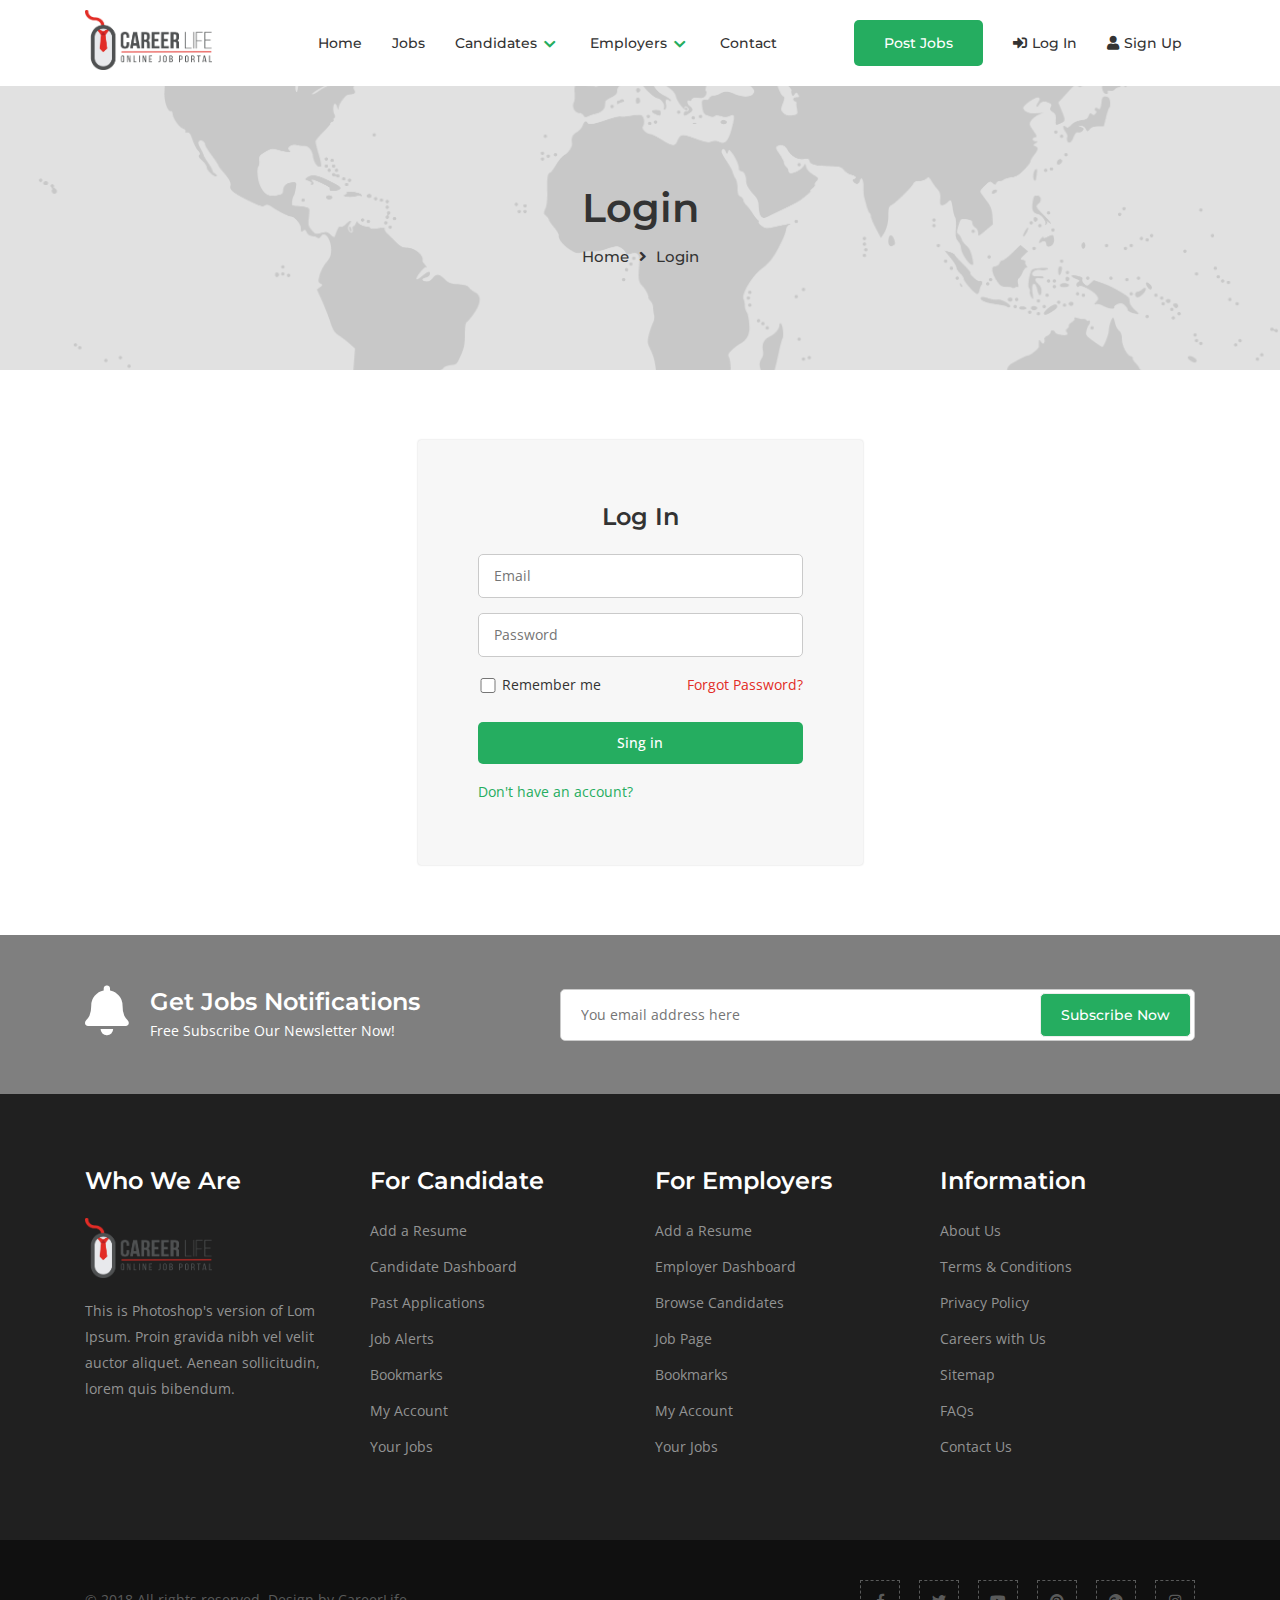
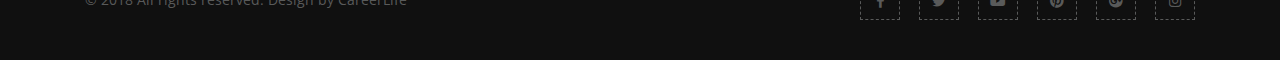
<file: login.html>
<!doctype html>
<html lang="en">

<head>
    <title>Log In</title>
    <!-- Required meta tags -->
    <meta charset="utf-8">
    <meta http-equiv="X-UA-Compatible" content="IE=edge">
    <meta name="viewport" content="width=device-width, initial-scale=1, shrink-to-fit=no">

    <!--=== Favicon ===-->
    <link rel="shortcut icon" href="assets/img/favicon.png" type="image/x-icon" />
    <!--=== Bootstrap CSS ===-->
    <link rel="stylesheet" href="assets/css/bootstrap.min.css">
    <!--=== Owl-carousel CSS ===-->
    <link rel="stylesheet" href="assets/css/owl.carousel.min.css">
    <!--=== Font-Awesome ===-->
    <link rel="stylesheet" href="assets/css/fontawesome-all.min.css">
    <!--=== Select2 css ===-->
    <link rel="stylesheet" href="assets/css/select2.min.css">
    <!--=== slick Nav css ===-->
    <link rel="stylesheet" href="assets/css/slicknav.min.css">
    <!--=== Style CSS ===-->
    <link rel="stylesheet" href="assets/css/style.css">
    <!--=== Responsive CSS ===-->
    <link rel="stylesheet" href="assets/css/responsive.css">


    <!-- HTML5 Shim and Respond.js IE8 support of HTML5 elements and media queries -->
    <!-- WARNING: Respond.js doesn't work if you view the page via file:// -->
    <!--[if lt IE 9]>
        <script src="https://oss.maxcdn.com/libs/html5shiv/3.7.0/html5shiv.js"></script>
        <script src="https://oss.maxcdn.com/libs/respond.js/1.4.2/respond.min.js"></script>
    <![endif]-->


</head>

<body>
    
    <!-- mobile menu start -->
    <div class="mobile-menu-area">
        <div class="container">
            <div class="row">
                <div class="col-lg-12">
                    <div class="mobile-menu-header">
                        <a href="" class="job-post-btn">Post jobs</a>
                        <div class="mobile-signupin text-right">
                            <ul>
                                <li><a href="login.html"><i class="fas fa-sign-in-alt"></i>Log In</a></li>
                                <li><a href=""><i class="fas fa-user"></i>Sign Up</a></li>
                            </ul>
                        </div>
                    </div>
                </div>
            </div>
            <div class="row">
                <div class="col-lg-12">
                    <div class="mobile-menu">
                        <form class="res-search">
                            <input type="text" placeholder="Job title, keywords or company name">
                            <button type="submit"><i class="fas fa-search"></i></button>
                        </form>
                        <ul class="responsive-mobile-menu">
                            <li><a href="index.html">Home</a></li>
                            <li><a href="job-search.html">Jobs</a></li>
                            <li><a href="">Candidates</a>
                                <ul>
                                    <li><a href="candidate-dashboard.html">Candidate dashboard</a></li>
                                    <li><a href="candidate-profile.html">Candidate Profile</a></li>
                                    <li><a href="candidate-message.html">Candidate Message</a></li>
                                    <li><a href="candidate-manage-job.html">Manage Jobs</a></li>
                                    <li><a href="candidate-earning.html">Candidate Earning</a></li>
                                </ul>
                            </li>
                            <li><a href="">Employers</a>
                                <ul>
                                    <li><a href="candidate-dashboard.html">Employer dashboard</a></li>
                                    <li><a href="candidate-profile.html">Employer Profile</a></li>
                                    <li><a href="candidate-message.html">Employer Message</a></li>
                                </ul>
                            </li>
                            <li><a href="contact.html">Contact</a></li>
                        </ul>
                    </div>
                </div>
            </div>
        </div>
    </div>
    <!-- mobile menu end -->
    <!-- header area start -->
    <div class="header-area">
        <div class="container">
            <div class="row">
                <div class="col-lg-2">
                    <div class="logo">
                        <a href="index.html"><img src="assets/img/logo.png" alt=""></a>
                    </div>
                </div>
                <div class="col-lg-10">
                    <div class="mainmenu text-right">
                        <ul>
                            <li><a href="index.html">Home</a></li>
                            <li><a href="job-search.html">Jobs</a></li>
                            <li><a href="" class="dropdown-menu-show">Candidates <i class="fas fa-chevron-down menu-dropdown"></i></a>
                                <ul class="dropdown-menu">
                                    <li><a href="candidate-dashboard.html">Candidate dashboard</a></li>
                                    <li><a href="candidate-profile.html">Candidate Profile</a></li>
                                    <li><a href="candidate-message.html">Candidate Message</a></li>
                                    <li><a href="candidate-manage-job.html">Manage Jobs</a></li>
                                    <li><a href="candidate-earning.html">Candidate Earning</a></li>
                                </ul>
                            </li>
                            <li><a href="">Employers <i class="fas fa-chevron-down menu-dropdown"></i></a>
                                <ul class="dropdown-menu">
                                    <li><a href="candidate-dashboard.html">Candidate dashboard</a></li>
                                    <li><a href="candidate-profile.html">Candidate Profile</a></li>
                                    <li><a href="candidate-message.html">Candidate Message</a></li>
                                    <li><a href="candidate-manage-job.html">Manage Jobs</a></li>
                                    <li><a href="job-post.html">Post Jobs</a></li>
                                </ul>
                            </li>
                            <li><a href="contact.html">Contact</a></li>
                            <li class="job-post-btn"><a href="job-post.html">Post Jobs</a></li>
                            <li><a href="login.html"><i class="fas fa-sign-in-alt"></i>Log In</a></li>
                            <li><a href="sign-up.html"><i class="fas fa-user"></i>Sign Up</a></li>
                        </ul>
                    </div>
                </div>
            </div>
        </div>
    </div>
    <!-- header area end -->
    <!-- hero breadcome area end -->
    <div class="hero-breadcome-area hero-dashboard-breadcome">
        <div class="container">
            <div class="row">
                <div class="col-lg-12">
                   <div class="breadcome-content">
                        <h1>Login</h1>
                        <ul class="breadcome-menu-list">
                            <li><a href="index.html">Home</a><i class="fas fa-angle-right"></i></li>
                            <li><a href="index.html">Login</a></li>
                        </ul>
                   </div>
                </div>
            </div>
        </div>
    </div>
    <!-- hero breadcome area end -->
    <!-- log-in area start -->
    <div class="log-in-area section-padding">
        <div class="container">
            <div class="row justify-content-center">
                <div class="col-lg-5">
                    <div class="log-in-from signin-wrapper">
                        <form action="index.html">
                            <div class="form-title">
                                <h4>Log In</h4>
                            </div>
                            <div class="form-group fullwide">
                                <input type="email" name="email" placeholder="Email" required>
                            </div>
                            <div class="form-group fullwide">
                                <input type="password" name="password" placeholder="Password" required>
                            </div>
                            <div class="remember-wrapper">
                               <p class="remember">
                                  <input type="checkbox" id="remember">
                                  <label for="remember">Remember me</label>
                               </p>
                               <p class="lost-pass">
                                  <a href="#">Forgot Password?</a>
                               </p>
                            </div>
                            <div class="from-group">
                                <button class="sign-in-btn">Sing in</button>
                            </div>
                            <a class="dont-have" href="sign-up.html">Don't have an account?</a>
                        </form>
                    </div>
                </div>
            </div>
        </div>
    </div>
    <!-- log-in area end -->
        <!-- subscriber area start -->
    <div class="subscriber-area overlay">
        <div class="container">
            <div class="row justify-content-between">
                <div class="col-lg-4">
                    <div class="subscriber-title">
                        <i class="fas fa-bell"></i>
                        <h4>Get Jobs Notifications</h4>
                        <p>Free Subscribe Our Newsletter Now!</p>
                    </div>
                </div>
                <div class="col-lg-7">
                    <div class="subscriber-box-area">
                        <form action="index.html">
                            <div class="form-group fullwide subscriber">
                                <input type="email" name="email" class="subscriber" placeholder="You email address here" required="">

                                <button type="submit" class="subscriber-btn">Subscribe Now</button>
                            </div>
                        </form>
                    </div>
                </div>
            </div>
        </div>
    </div>
    <!-- subscriber area end -->
    <!-- footer area start -->
    <div class="footer-area section-padding">
        <div class="container">
            <div class="row">
                <div class="col-lg-3 col-sm-6">
                    <div class="single-footer-item">
                        <h4>Who We Are</h4>
                        <div class="footer-logo">
                            <a href="index.html"><img src="assets/img/logo.png" alt=""></a>
                        </div>
                        <p>This is Photoshop's version of Lom Ipsum. Proin gravida nibh vel velit auctor aliquet. Aenean sollicitudin, lorem quis bibendum.</p>
                    </div>
                </div>
                <div class="col-lg-3 col-sm-6">
                    <div class="single-footer-item">
                        <h4>For Candidate</h4>
                        <ul>
                            <li><a href="">Add a Resume</a></li>
                            <li><a href="">Candidate Dashboard</a></li>
                            <li><a href="">Past Applications</a></li>
                            <li><a href="">Job Alerts</a></li>
                            <li><a href="">Bookmarks</a></li>
                            <li><a href="">My Account</a></li>
                            <li><a href="">Your Jobs</a></li>
                        </ul>
                    </div>
                </div>
                <div class="col-lg-3 col-sm-6">
                    <div class="single-footer-item">
                        <h4>For Employers</h4>
                        <ul>
                            <li><a href="">Add a Resume</a></li>
                            <li><a href="">Employer Dashboard</a></li>
                            <li><a href="">Browse Candidates</a></li>
                            <li><a href="">Job Page</a></li>
                            <li><a href="">Bookmarks</a></li>
                            <li><a href="">My Account</a></li>
                            <li><a href="">Your Jobs</a></li>
                        </ul>
                    </div>
                </div>
                <div class="col-lg-3 col-sm-6">
                    <div class="single-footer-item">
                        <h4>Information</h4>
                        <ul>
                            <li><a href="">About Us</a></li>
                            <li><a href="">Terms & Conditions</a></li>
                            <li><a href="">Privacy Policy</a></li>
                            <li><a href="">Careers with Us</a></li>
                            <li><a href="">Sitemap</a></li>
                            <li><a href="">FAQs</a></li>
                            <li><a href="">Contact Us</a></li>
                        </ul>
                    </div>
                </div>
            </div>
        </div>
    </div>
    <!-- footer area end -->
    <!-- copyright area start -->
    <div class="copy-right-area">
        <div class="container">
            <div class="row">
                <div class="col-lg-6">
                    <p>© 2018 All rights reserved. Design by CareerLife</p>
                </div>
                <div class="col-lg-6">
                    <div class="footer-social text-right">
                        <ul>
                            <li><a href=""><i class="fab fa-facebook-f"></i></a></li>
                            <li><a href=""><i class="fab fa-twitter "></i></a></li>
                            <li><a href=""><i class="fab fa-youtube "></i></a></li>
                            <li><a href=""><i class="fab fa-pinterest "></i></a></li>
                            <li><a href=""><i class="fab fa-google-plus "></i></a></li>
                            <li><a href=""><i class="fab fa-instagram "></i></a></li>
                        </ul>
                    </div>
                </div>
            </div>
        </div>
    </div>
    <!-- copyright area end -->



    <!--=== jQuery Js ===-->
    <script src="assets/js/jquery-2.2.4.min.js"></script>
    <!--=== Poper Js ===-->
    <script src="assets/js/popper.min.js"></script>
    <!--=== Bootstrap Js ===-->
    <script src="assets/js/bootstrap.min.js"></script>
    <!--=== Owl-carousel Js ===-->
    <script src="assets/js/owl.carousel.min.js"></script>
    <!--=== Select2 Js ===-->
    <script src="assets/js/select2.min.js"></script>
    <!--=== Counter Up Js ===-->
    <script src="assets/js/jquery.counterup.min.js"></script>
    <script src="assets/js/jquery.waypoints.min.js"></script>
    <!--=== Sticky Js ===-->
    <script src="assets/js/jquery.sticky.js"></script>
    <!--=== Slick nav Js ===-->
    <script src="assets/js/jquery.slicknav.min.js"></script>
    <!--=== Main Js ===-->
    <script src="assets/js/main.js"></script>
</body>

</html>
</file>
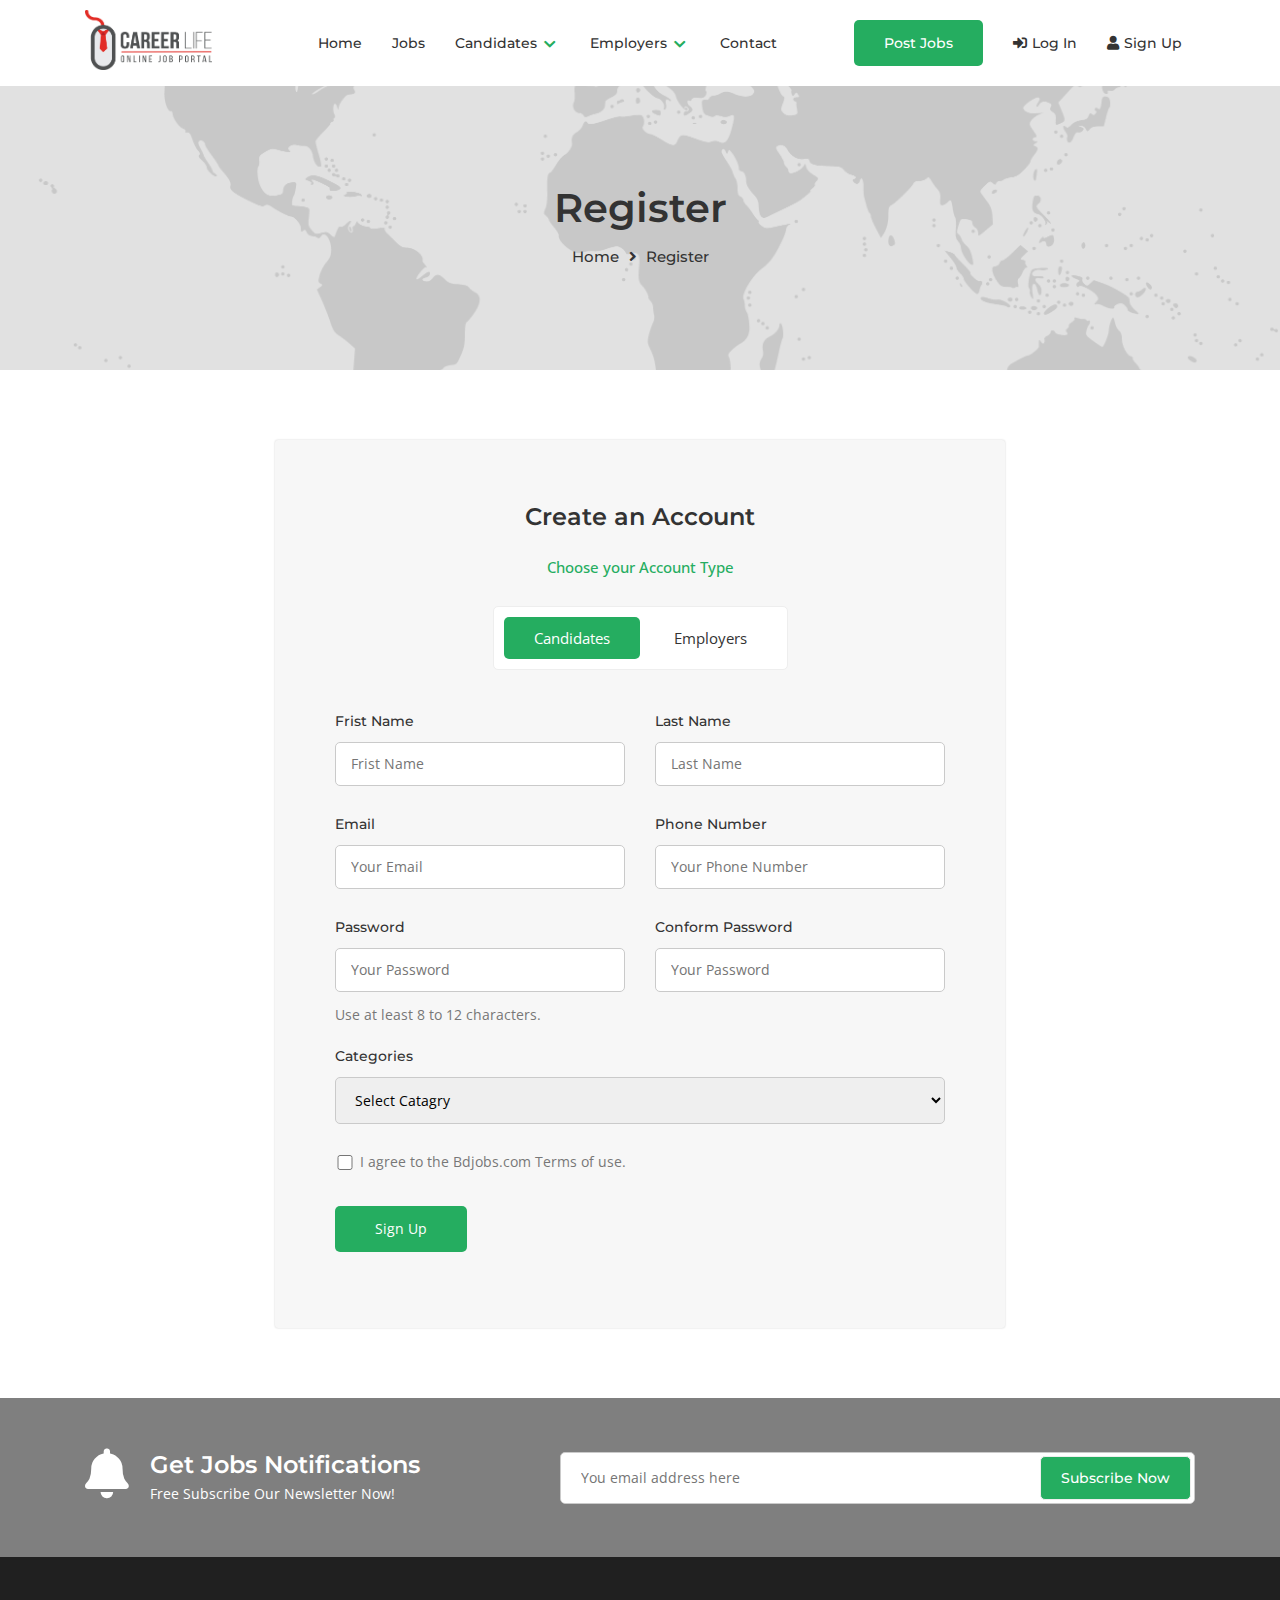
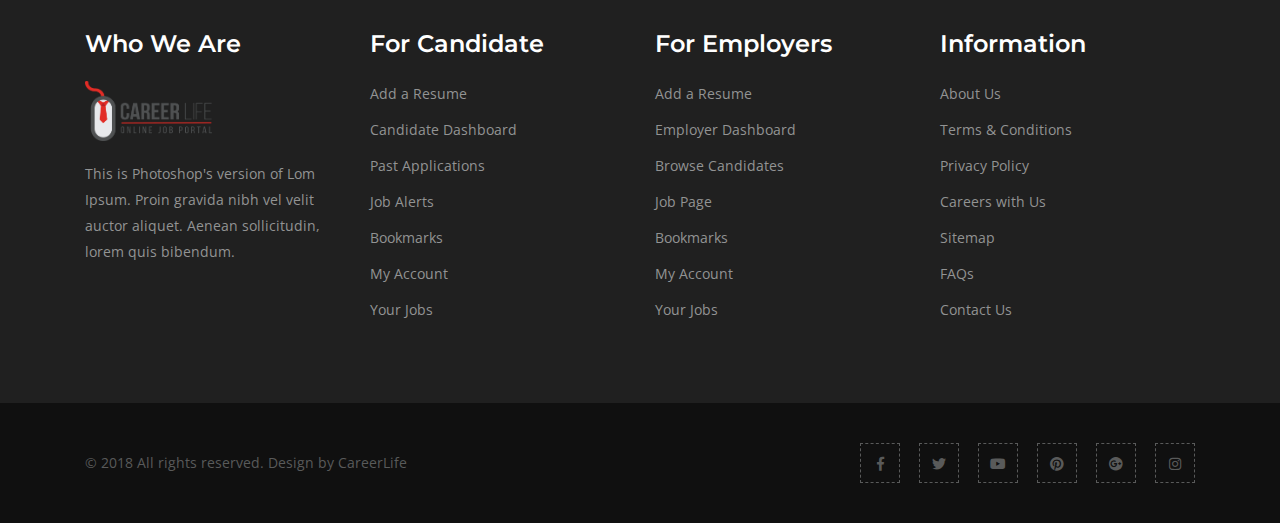
<file: sign-up.html>
<!doctype html>
<html lang="en">

<head>
    <title>Sign Up</title>
    <!-- Required meta tags -->
    <meta charset="utf-8">
    <meta http-equiv="X-UA-Compatible" content="IE=edge">
    <meta name="viewport" content="width=device-width, initial-scale=1, shrink-to-fit=no">

    <!--=== Favicon ===-->
    <link rel="shortcut icon" href="assets/img/favicon.png" type="image/x-icon" />
    <!--=== Bootstrap CSS ===-->
    <link rel="stylesheet" href="assets/css/bootstrap.min.css">
    <!--=== Owl-carousel CSS ===-->
    <link rel="stylesheet" href="assets/css/owl.carousel.min.css">
    <!--=== Font-Awesome ===-->
    <link rel="stylesheet" href="assets/css/fontawesome-all.min.css">
    <!--=== Select2 css ===-->
    <link rel="stylesheet" href="assets/css/select2.min.css">
    <!--=== slick Nav css ===-->
    <link rel="stylesheet" href="assets/css/slicknav.min.css">
    <!--=== Style CSS ===-->
    <link rel="stylesheet" href="assets/css/style.css">
    <!--=== Responsive CSS ===-->
    <link rel="stylesheet" href="assets/css/responsive.css">


    <!-- HTML5 Shim and Respond.js IE8 support of HTML5 elements and media queries -->
    <!-- WARNING Respond.js doesn't work if you view the page via file// -->
    <!--[if lt IE 9]>
        <script src="https//oss.maxcdn.com/libs/html5shiv/3.7.0/html5shiv.js"></script>
        <script src="https//oss.maxcdn.com/libs/respond.js/1.4.2/respond.min.js"></script>
    <![endif]-->


</head>

<body>
    
    <!-- mobile menu start -->
    <div class="mobile-menu-area">
        <div class="container">
            <div class="row">
                <div class="col-lg-12">
                    <div class="mobile-menu-header">
                        <a href="" class="job-post-btn">Post jobs</a>
                        <div class="mobile-signupin text-right">
                            <ul>
                                <li><a href="login.html"><i class="fas fa-sign-in-alt"></i>Log In</a></li>
                                <li><a href=""><i class="fas fa-user"></i>Sign Up</a></li>
                            </ul>
                        </div>
                    </div>
                </div>
            </div>
            <div class="row">
                <div class="col-lg-12">
                    <div class="mobile-menu">
                        <form class="res-search">
                            <input type="text" placeholder="Job title, keywords or company name">
                            <button type="submit"><i class="fas fa-search"></i></button>
                        </form>
                        <ul class="responsive-mobile-menu">
                            <li><a href="index.html">Home</a></li>
                            <li><a href="job-search.html">Jobs</a></li>
                            <li><a href="">Candidates</a>
                                <ul>
                                    <li><a href="candidate-dashboard.html">Candidate dashboard</a></li>
                                    <li><a href="candidate-profile.html">Candidate Profile</a></li>
                                    <li><a href="candidate-message.html">Candidate Message</a></li>
                                    <li><a href="candidate-manage-job.html">Manage Jobs</a></li>
                                    <li><a href="candidate-earning.html">Candidate Earning</a></li>
                                </ul>
                            </li>
                            <li><a href="">Employers</a>
                                <ul>
                                    <li><a href="candidate-dashboard.html">Employer dashboard</a></li>
                                    <li><a href="candidate-profile.html">Employer Profile</a></li>
                                    <li><a href="candidate-message.html">Employer Message</a></li>
                                </ul>
                            </li>
                            <li><a href="contact.html">Contact</a></li>
                        </ul>
                    </div>
                </div>
            </div>
        </div>
    </div>
    <!-- mobile menu end -->
    <!-- header area start -->
    <div class="header-area">
        <div class="container">
            <div class="row">
                <div class="col-lg-2">
                    <div class="logo">
                        <a href="index.html"><img src="assets/img/logo.png" alt=""></a>
                    </div>
                </div>
                <div class="col-lg-10">
                    <div class="mainmenu text-right">
                        <ul>
                            <li><a href="index.html">Home</a></li>
                            <li><a href="job-search.html">Jobs</a></li>
                            <li><a href="" class="dropdown-menu-show">Candidates <i class="fas fa-chevron-down menu-dropdown"></i></a>
                                <ul class="dropdown-menu">
                                    <li><a href="candidate-dashboard.html">Candidate dashboard</a></li>
                                    <li><a href="candidate-profile.html">Candidate Profile</a></li>
                                    <li><a href="candidate-message.html">Candidate Message</a></li>
                                    <li><a href="candidate-manage-job.html">Manage Jobs</a></li>
                                    <li><a href="candidate-earning.html">Candidate Earning</a></li>
                                </ul>
                            </li>
                            <li><a href="">Employers <i class="fas fa-chevron-down menu-dropdown"></i></a>
                                <ul class="dropdown-menu">
                                    <li><a href="candidate-dashboard.html">Candidate dashboard</a></li>
                                    <li><a href="candidate-profile.html">Candidate Profile</a></li>
                                    <li><a href="candidate-message.html">Candidate Message</a></li>
                                    <li><a href="candidate-manage-job.html">Manage Jobs</a></li>
                                    <li><a href="job-post.html">Post Jobs</a></li>
                                </ul>
                            </li>
                            <li><a href="contact.html">Contact</a></li>
                            <li class="job-post-btn"><a href="job-post.html">Post Jobs</a></li>
                            <li><a href="login.html"><i class="fas fa-sign-in-alt"></i>Log In</a></li>
                            <li><a href="sign-up.html"><i class="fas fa-user"></i>Sign Up</a></li>
                        </ul>
                    </div>
                </div>
            </div>
        </div>
    </div>
    <!-- header area end -->
    <!-- hero breadcome area end -->
    <div class="hero-breadcome-area hero-dashboard-breadcome">
        <div class="container">
            <div class="row">
                <div class="col-lg-12">
                   <div class="breadcome-content">
                        <h1>Register</h1>
                        <ul class="breadcome-menu-list">
                            <li><a href="index.html">Home</a><i class="fas fa-angle-right"></i></li>
                            <li><a href="index.html">Register</a></li>
                        </ul>
                   </div>
                </div>
            </div>
        </div>
    </div>
    <!-- hero breadcome area end -->
    <!-- log-in area start -->
    <div class="log-in-area section-padding">
        <div class="container">
            <div class="row justify-content-center">
                <div class="col-lg-8">
                    <div class="signup-form-wrapper job-feature-wrapper">
                        <div class="log-in-from">
                            <div class="form-title">
                                <h4>Create an Account</h4>
                                <span class="choose-account">Choose your Account Type</span>
                            </div>
                            <div class="signup-catagory-menu">
                                <ul class="nav signup-list job-list" >
                                    <li class="active"><a class="active" href="#candidates"   data-toggle="tab">Candidates</a></li>
                                    <li><a href="#employers" data-toggle="tab">Employers</a></li>
                                </ul>
                            </div>
                            <div class="tab-content">
                                <div  class="tab-pane active" id="candidates">
                                    <form action="index.html">
                                        <div class="row">
                                        <div class="col-lg-6">
                                            <div class="form-group fullwide">
                                                <label for="frist-name">Frist Name</label>
                                                <input type="text" id="frist-name" name="name" placeholder="Frist Name" required>
                                            </div>
                                            <div class="form-group fullwide">
                                                <label for="email">Email</label>
                                                <input type="email" id="email" name="email" placeholder="Your Email" required>
                                            </div>
                                            <div class="form-group fullwide">
                                                <label for="password">Password</label>
                                                <input type="password" id="password" name="password" placeholder="Your Password" required>
                                                <span class="password-required">Use at least 8 to 12 characters. </span>
                                            </div>
                                            </div>
                                            <div class="col-lg-6">
                                                <div class="form-group fullwide">
                                                    <label for="last-name">Last Name</label>
                                                    <input type="text" id="last-name" name="name" placeholder="Last Name" required>
                                                </div>
                                                <div class="form-group fullwide">
                                                    <label for="tel">Phone Number</label>
                                                    <input type="tel" id="tel" name="tel" placeholder="Your Phone Number" required>
                                                </div>
                                                <div class="form-group fullwide">
                                                    <label for="conform-password">Conform Password</label>
                                                    <input type="password" id="conform-password" name="password" placeholder="Your Password" required>
                                                </div>
                                            </div>
                                            <div class="col-lg-12">
                                                <div class="form-group fullwide">
                                                    <label for="categories">Categories</label>
                                                    <select id="categories">
                                                        <option value="selected">Select Catagry</option>
                                                        <option value="2">Sales & marketing</option>
                                                        <option value="3">Sales & marketing</option>
                                                    </select>
                                                </div>
                                                <div class="form-group">
                                                    <p class="sign-up-check"><input type="checkbox"><span>I agree to the Bdjobs.com Terms of use.</span></p>
                                                    <button class="sign-up-btn">Sign Up</button>
                                                </div>
                                            </div>
                                        </div>
                                    </form> 
                                </div>
                                <div  class="tab-pane" id="employers">
                                     <form action="index.html">
                                        <div class="row">
                                        <div class="col-lg-6">
                                            <div class="form-group fullwide">
                                                <label for="frist-name-2">Frist Name</label>
                                                <input type="text" id="frist-name-2" name="name" placeholder="Frist Name" required>
                                            </div>
                                            <div class="form-group fullwide">
                                                <label for="email-2">Email</label>
                                                <input type="email" id="email-2" name="email" placeholder="Your Email" required>
                                            </div>
                                            <div class="form-group fullwide">
                                                <label for="password-2">Password</label>
                                                <input type="password" id="password-2" name="password" placeholder="Your Password" required>
                                                <span class="password-required">Use at least 8 to 12 characters. </span>
                                            </div>
                                            </div>
                                            <div class="col-lg-6">
                                                <div class="form-group fullwide">
                                                    <label for="last-name-2">Last Name</label>
                                                    <input type="text" id="last-name-2" name="name" placeholder="Last Name" required>
                                                </div>
                                                <div class="form-group fullwide">
                                                    <label for="tel-2">Phone Number</label>
                                                    <input type="tel" id="tel-2" name="tel" placeholder="Your Phone Number" required>
                                                </div>
                                                <div class="form-group fullwide">
                                                    <label for="conform-password-2">Conform Password</label>
                                                    <input type="password" id="conform-password-2" name="password" placeholder="Your Password" required>
                                                </div>
                                            </div>
                                            <div class="col-lg-12">
                                                <div class="form-group fullwide">
                                                    <label for="categories-2">Categories</label>
                                                    <select id="categories-2">
                                                        <option value="selected">Select Catagry</option>
                                                        <option value="2">Sales & marketing</option>
                                                        <option value="3">Sales & marketing</option>
                                                    </select>
                                                </div>
                                                <div class="form-group">
                                                    <p class="sign-up-check"><input type="checkbox"><span>I agree to the Bdjobs.com Terms of use.</span></p>
                                                    <button class="sign-up-btn">Sign Up</button>
                                                </div>
                                            </div>
                                        </div>
                                    </form>   
                                </div>
                            </div> 
                        </div>
                    </div>
                </div>
            </div>
        </div>
    </div>
    <!-- log-in area end -->
    <!-- subscriber area start -->
    <div class="subscriber-area overlay">
        <div class="container">
            <div class="row justify-content-between">
                <div class="col-lg-4">
                    <div class="subscriber-title">
                        <i class="fas fa-bell"></i>
                        <h4>Get Jobs Notifications</h4>
                        <p>Free Subscribe Our Newsletter Now!</p>
                    </div>
                </div>
                <div class="col-lg-7">
                    <div class="subscriber-box-area">
                        <form action="index.html">
                            <div class="form-group fullwide subscriber">
                                <input type="email" name="email" class="subscriber" placeholder="You email address here" required="">

                                <button type="submit" class="subscriber-btn">Subscribe Now</button>
                            </div>
                        </form>
                    </div>
                </div>
            </div>
        </div>
    </div>
    <!-- subscriber area end -->
    <!-- footer area start -->
    <div class="footer-area section-padding">
        <div class="container">
            <div class="row">
                <div class="col-lg-3 col-sm-6">
                    <div class="single-footer-item">
                        <h4>Who We Are</h4>
                        <div class="footer-logo">
                            <a href="index.html"><img src="assets/img/logo.png" alt=""></a>
                        </div>
                        <p>This is Photoshop's version of Lom Ipsum. Proin gravida nibh vel velit auctor aliquet. Aenean sollicitudin, lorem quis bibendum.</p>
                    </div>
                </div>
                <div class="col-lg-3 col-sm-6">
                    <div class="single-footer-item">
                        <h4>For Candidate</h4>
                        <ul>
                            <li><a href="">Add a Resume</a></li>
                            <li><a href="">Candidate Dashboard</a></li>
                            <li><a href="">Past Applications</a></li>
                            <li><a href="">Job Alerts</a></li>
                            <li><a href="">Bookmarks</a></li>
                            <li><a href="">My Account</a></li>
                            <li><a href="">Your Jobs</a></li>
                        </ul>
                    </div>
                </div>
                <div class="col-lg-3 col-sm-6">
                    <div class="single-footer-item">
                        <h4>For Employers</h4>
                        <ul>
                            <li><a href="">Add a Resume</a></li>
                            <li><a href="">Employer Dashboard</a></li>
                            <li><a href="">Browse Candidates</a></li>
                            <li><a href="">Job Page</a></li>
                            <li><a href="">Bookmarks</a></li>
                            <li><a href="">My Account</a></li>
                            <li><a href="">Your Jobs</a></li>
                        </ul>
                    </div>
                </div>
                <div class="col-lg-3 col-sm-6">
                    <div class="single-footer-item">
                        <h4>Information</h4>
                        <ul>
                            <li><a href="">About Us</a></li>
                            <li><a href="">Terms & Conditions</a></li>
                            <li><a href="">Privacy Policy</a></li>
                            <li><a href="">Careers with Us</a></li>
                            <li><a href="">Sitemap</a></li>
                            <li><a href="">FAQs</a></li>
                            <li><a href="">Contact Us</a></li>
                        </ul>
                    </div>
                </div>
            </div>
        </div>
    </div>
    <!-- footer area end -->
    <!-- copyright area start -->
    <div class="copy-right-area">
        <div class="container">
            <div class="row">
                <div class="col-lg-6">
                    <p>© 2018 All rights reserved. Design by CareerLife</p>
                </div>
                <div class="col-lg-6">
                    <div class="footer-social text-right">
                        <ul>
                            <li><a href=""><i class="fab fa-facebook-f"></i></a></li>
                            <li><a href=""><i class="fab fa-twitter "></i></a></li>
                            <li><a href=""><i class="fab fa-youtube "></i></a></li>
                            <li><a href=""><i class="fab fa-pinterest "></i></a></li>
                            <li><a href=""><i class="fab fa-google-plus "></i></a></li>
                            <li><a href=""><i class="fab fa-instagram "></i></a></li>
                        </ul>
                    </div>
                </div>
            </div>
        </div>
    </div>
    <!-- copyright area end -->



    <!--=== jQuery Js ===-->
    <script src="assets/js/jquery-2.2.4.min.js"></script>
    <!--=== Poper Js ===-->
    <script src="assets/js/popper.min.js"></script>
    <!--=== Bootstrap Js ===-->
    <script src="assets/js/bootstrap.min.js"></script>
    <!--=== Owl-carousel Js ===-->
    <script src="assets/js/owl.carousel.min.js"></script>
    <!--=== Select2 Js ===-->
    <script src="assets/js/select2.min.js"></script>
    <!--=== Counter Up Js ===-->
    <script src="assets/js/jquery.counterup.min.js"></script>
    <script src="assets/js/jquery.waypoints.min.js"></script>
    <!--=== Sticky Js ===-->
    <script src="assets/js/jquery.sticky.js"></script>
    <!--=== Slick nav Js ===-->
    <script src="assets/js/jquery.slicknav.min.js"></script>
    <!--=== Main Js ===-->
    <script src="assets/js/main.js"></script>

</body>

</html>
</file>
<file: assets/css/style.css>
/* Table of Content
==================================================

00.Google Fonts
01.General Styles
03.Headeing
04.header area
05.hero area 
06.category area 
07.feature job area 
08.job counter area 
09.pricing plan area 
10.careear tips area 
11.subscriber area 
12.footer area 
13.copyright area 
14.Log in page 
15.Sign Up page 
16.Job Details page 
17.employer profile page 
18.employer dashboard page 
19.Candidate dashboard page 
20.candidate earning dashboard page 
21.candidate message page 
22.job search page 
23.contact page 
24.job post page 

*/

    

/*========================================
    0.Google Fonts
=========================================*/
@import url('https://fonts.googleapis.com/css?family=Montserrat:100,100i,200,200i,300,300i,400,400i,500,500i,600,600i,700,700i,800,800i,900,900i|Open+Sans:300,300i,400,400i,600,600i,700,700i,800,800i');

/*========================================
    1.General Styles
=========================================*/

* {
    margin: 0;
    padding: 0;
    outline: none!important;
}


html,
body {
    height: 100%;
}

body{
    font-family: 'Open Sans', sans-serif;
    font-size: 14px;
    color: #777777;
    line-height: 26px;
    font-weight: 400;
}


a:hover,
a:focus,
a:active {
    color: inherit;
}


a:hover {
    text-decoration: none;
}


img {
    max-width: 100%;
    height: auto;
}


/* Common css */

input:focus, text-aria:focus, button:focus, a:focus, select:focus,textarea:focus{
    outline:none;
}

input:-webkit-autofill,
input:-webkit-autofill:hover,
input:-webkit-autofill:focus {
    -webkit-box-shadow: 0 0 0px 1000px white inset !important;
}

input[type="text"],input[type="password"],input[type="tel"],[type="email"],input[type="number"],input[type="date"],textarea,select {
    padding:  6px 15px;
    border:  1px solid #cacaca;
}

.fullwide input,
.fullwide select,
.fullwide textarea,
button.fullwide{
    width: 100%;
    margin-bottom: 10px;
}

ul{
    padding: 0;
    margin: 0;
    list-style: none;
}

.d-table{
    width: 100%;
    height: 100%;
}

.d-table-cell{
    vertical-align: middle;
}

/*==========================================
    3.Headeing
==========================================*/

h1,
h2,
h3,
h4,
h5,
h6
 {
    font-family: 'Montserrat', sans-serif;
    line-height: 1.4;
    font-weight: 600;
}

/*================================================
    04. header css
==================================================*/
.header-area {
    font-family:  'Montserrat', sans-serif;
    background: #fff;
    position: absolute;
    width: 100%;
    z-index: 9;
    -webkit-transition: .3s;
    -o-transition: .3s;
    transition: .3s;
}

.logo a {
    display: inline-block;
    margin-top: 10px;
    -webkit-transition: .3s;
    -o-transition: .3s;
    transition: .3s;
}

.logo a img {
    max-width: 180px;
    max-height: 60px;
}

.mainmenu li {
    display: inline-block;
    position: relative;
    padding: 20px 0;
    -webkit-transition: .3s;
    -o-transition: .3s;
    transition: .3s;
}

.mainmenu li a {
    display: block;
    font-weight: 500;
    margin: 0 13px;
    color: #333;
}

.mainmenu li.job-post-btn a {
    background: #25AD60;
    color: #fff;
    padding: 10px 30px;
    border-radius: 5px;
    margin-left: 60px;
}

.mainmenu li a i{
    margin-right: 5px;
}

.mainmenu li a i.menu-dropdown {
    font-size: 13px;
    vertical-align: middle;
    margin-left: 3px;
    color: #25ad60;
}


/*dropeDown menu*/
.mainmenu li ul.dropdown-menu {
    position: absolute;
    display: block;
    border: 0;
    -webkit-box-shadow: 0 0px 8px rgba(16, 16, 16, 0.25);
            box-shadow: 0 0px 8px rgba(16, 16, 16, 0.25);
    top: 150px;
    padding: 10px 0;
    margin: 0;
    width: 220px;
    opacity: 0;
    visibility: hidden;
    -webkit-transition: .3s;
    -o-transition: .3s;
    transition: .3s;
}

.mainmenu li ul.dropdown-menu:before {
    position: absolute;
    left: 30px;
    top: -4px;
    width: 20px;
    height: 20px;
    content: "";
    background: #ffffff;
    -webkit-transform: rotate(-45deg);
    -ms-transform: rotate(-45deg);
        transform: rotate(-45deg);
    border-radius: 3px;
}

.mainmenu li ul.dropdown-menu li {
    display: block;
    padding: 0;
    margin: 0;
}

.mainmenu li ul.dropdown-menu li a {
    display: block;
    border-bottom: 1px solid #eee;
    font-family: 'Montserrat', sans-serif;
    font-size: 15px;
    padding: 8px 10px 8px 20px;
    margin: 0;
    -webkit-transition: .3s;
    -o-transition: .3s;
    transition: .3s;
}

.mainmenu li ul.dropdown-menu li a:hover{
    padding: 8px 10px 8px 25px;
}

.mainmenu li ul.dropdown-menu li:last-child a {
    border-bottom: 0;
}

.mainmenu ul li:hover ul.dropdown-menu {
    opacity: 1;
    visibility: visible;
    top:55px;
}
/*dropeDown menu*/

.sticky-wrapper {
    position: absolute;
    width: 100%;
    z-index: 999;
}

.is-sticky .header-area {
    -webkit-box-shadow: 0px 0px 10px rgb(0,0,0,.2);
    box-shadow: 0px 0px 10px rgb(0,0,0,.2);
}

.is-sticky .mainmenu li{
    padding: 15px 0;
}

.is-sticky .logo a{
    margin-top: 7px;
}


/*responsive menu start*/

.slicknav_menu {
    display: none;
    visibility: hidden;
}

a.job-post-btn {
    background: #25AD60;
    color: #fff;
    padding: 10px 40px;
    border-radius: 5px;
    display: inline-block;
    float: left;
}

.mobile-menu-area {
    display: none;
}

.header-area .container {
    position:  relative;
}

.slicknav_menu {
    background:  transparent;
    position:  absolute;
    right:  0;
    top:  10px;
    width:  100%;
}

.slicknav_btn {
    position:  absolute;
    right:  0;
    top: 10px;
    background:  transparent;
    z-index: 10;
    padding: 10px 15px;
    -webkit-transition: .4s;
    -o-transition: .4s;
    transition: .4s;
}

.slicknav_nav {
    position:  absolute;
    background: #0B1B46;
    width:  100%;
    z-index:  9;
    top: 71px;
    left: 0;
    font-family: 'Montserrat', sans-serif;
    padding: 25px 0;
}


.slicknav_nav ul {
    margin:  0;
    padding:  0;
}

.mobile-menu {
    border-top: 1px solid #38425f;
    padding-top: 30px;
    margin-top: 15px;
}

form.res-search {
    position: relative;
    margin-bottom: 30px;
}

form.res-search input {
    width: 100%;
    padding: 13px 20px;
    border-radius: 5px;
}

form.res-search button {
    position: absolute;
    right: 0;
    top: 0;
    background: transparent;
    border: 0;
    color: #0b1b46;
    font-size: 20px;
    padding: 14px 15px;
    z-index: 2;
}

.mobile-menu li {
    display: block;
}

.mobile-menu li a {
    display: inline-block;
    color: #fff;
    font-size: 15px;
    position: relative;
    padding-bottom: 5px;
    margin-bottom: 10px;
}

.mobile-menu ul ul li {
    display: block;
}

.mobile-menu ul ul li a {
    display: inline-block;
    margin-left: 30px;
    -webkit-transition: .3s;
    -o-transition: .3s;
    transition: .3s;
    font-size: 14px;
    padding-bottom: 0;
    margin-bottom: 10px;
}

.mobile-menu ul ul li a:hover {
    margin-left: 60px;
    color: #25AD60;
}

.mobile-signupin li {
    display: inline-block;
}

.mobile-signupin li a {
    display: block;
}

.mobile-signupin li a i {
    margin-right: 5px;
}

.slicknav_nav li a:hover {
    background:  transparent;
    color:  #fff;
}

.slicknav_nav li,.slicknav_nav li a {
    -webkit-transition:  .4s;
    -o-transition:  .4s;
    transition:  .4s;
}

.slicknav_nav .slicknav_row, .slicknav_nav a {
    margin: 0 5px;
}

span.slicknav_menutxt {
    display: none !important;
}

.slicknav_menu .slicknav_icon-bar {
    background: #111;
    font-size: 25px;
}

.slicknav_nav .slicknav_row:hover{
    background: transparent;
}

.mobile-menu li.slicknav_parent.slicknav_collapsed {
    margin-bottom: 5px;
}

/*responsive menu end*/
/*================================================
    05. hero area css
==================================================*/

.hero-area {
    padding-top: 200px;
    padding-bottom: 120px;
    background-size: cover;
    background-position: center;
    background-image: url(../img/hero-bg.jpg);
    background-attachment: fixed;
    color: #fff;
    position: relative;
}

.overlay{
    position: relative;
    z-index: 1;
}

.overlay:after{
    position: absolute;
    z-index: -1;
    width: 100%;
    height: 100%;
    background: #000;
    content: "";
    left: 0;
    top:0;
    opacity: .5;
}

.hero-form-area {
    margin-top: 40px;
    position: relative;
    z-index: 1;
    border-radius: 5px;
    padding: 40px;
}

.hero-form-area:after {
    position: absolute;
    left: 0;
    top: 0;
    content: "";
    background: #000;
    width: 100%;
    height: 100%;
    z-index: -1;
    opacity: .5;
    border-radius: 5px;
}

.hero-content h1 {
    font-size: 51px;
    font-weight: 600;
}

.hero-content p {
    font-size: 18px;
}


.hero-form-area-wrapper {
    position: relative;
    z-index: 1;
    border-radius: 5px;
    padding: 40px 20px;
    margin-top: 40px;
}

.hero-form-area-wrapper:after {
    position: absolute;
    z-index: -1;
    width: 100%;
    height: 100%;
    background: #000;
    opacity: .5;
    left: 0;
    top: 0;
    content: "";
    border-radius: 5px;
}

.hero-form .form-group {
    margin-bottom: 0;
}

.single-hero-form {
    display: inline-block;
    width: 38%;
    margin: 0 4px;
}

.single-hero-form.hero-serch-btn {
    width: 20%;
}

.hero-selector-wrapper .select2 {
    width: 100% !important;
    text-align: left;
}

.hero-selector-wrapper .select2-container .select2-selection--single{
    height: 50px;
}

.hero-selector-wrapper .select2-container--default .select2-selection--single .select2-selection__rendered{
    line-height: 50px;
}

.hero-selector-wrapper .select2-container .select2-selection--single .select2-selection__rendered{
    padding-left:15px;
}

.hero-selector-wrapper .select2-container--default .select2-selection--single .select2-selection__arrow b{
    left: 0;
    top: 25px;
}

.single-hero-form input, .single-hero-form select {
    width: 100%;
    height: 50px;
    border: 0;
    padding: 12px 20px;
    border-radius: 5px;
    -webkit-transform: translateY(2px);
        -ms-transform: translateY(2px);
            transform: translateY(2px);
}

button.serch-btn {
    border: 0;
    padding: 12px 20px;
    background: #25AD60;
    color: #fff;
    font-weight: 500;
    font-family: 'Montserrat', sans-serif;
    font-size: 16px;
    border-radius: 5px;
    height: 50px;
    width: 100%;
    cursor: pointer;
}

/*================================================
    06. category area css
==================================================*/

a.single-categorie-item {
    display: block;
    text-align: center;
    padding: 40px 20px;
    background: #F7F7F7;
    margin-bottom: 15px;
    border-radius: 5px;
    -webkit-transition: .3s;
    -o-transition: .3s;
    transition: .3s;
}


a.single-categorie-item:hover {
    background: #fff;
    -webkit-box-shadow: 0px 0px 25px rgba(0,0,0,0.1);
            box-shadow: 0px 0px 25px rgba(0,0,0,0.1);
}

.section-padding {
    padding: 70px 0;
}

.section-heading h2 {
    color: #3e3e3e;
    font-size: 32px;
    margin-bottom: 15px;
}

.section-heading p span {
    font-size: 16px;
}

.section-heading {
    margin-bottom: 40px;
}

a.single-categorie-item span.icon i {
    font-size: 35px;
    color: #25AD60;
}

a.single-categorie-item span.icon {
    margin-bottom: 10px;
    display: block;
}

a.single-categorie-item h5 {
    font-size: 16px;
    color: #333;
    font-weight: 500;
}

a.single-categorie-item span.job-number {
    font-size: 16px;
    color: #E22C26;
}

.category-area .col-lg-3 {
    padding-left: 7px;
    padding-right: 7px;
}

a.load-more-btn {
    color: #333;
    font-size: 16px;
    font-weight: 500;
    display: inline-block;
    border: 1px solid #25AD60;
    padding: 12px 30px;
    border-radius: 5px;
    -webkit-transition: .3s;
    -o-transition: .3s;
    transition: .3s;
}

.load-more-area {
    margin-top: 30px;
}

a.load-more-btn:hover {
    background: #25AD60;
    color: #fff;
}

/*================================================
    07.feature job area css
==================================================*/

.single-feature-job-item {
    border: 1px solid #eee;
    padding: 20px;
    margin-bottom: 15px;
    border-radius: 5px;
    -webkit-transition: .3s;
    -o-transition: .3s;
    transition: .3s;
}

.single-feature-job-item:hover {
    -webkit-box-shadow: 0px 0px 30px rgba(0, 0, 0, 0.1);
            box-shadow: 0px 0px 30px rgba(0, 0, 0, 0.1);
}

.single-feature-job-body {
    position: relative;
    padding-left: 115px;
}

.single-feature-job-body img {
    position: absolute;
    left: 0;
    top: 0;
    max-width: 120px;
    max-height: 60px;
}

.single-feature-job-body li {
    display: inline-block;
    position: relative;
    margin-right: 15px;
    padding-left: 20px;
}

.single-feature-job-body h4 {
    color: #333;
    font-weight: 500;
    font-size: 20px;
}

.single-feature-job-body li i {
    position: absolute;
    left: 0;
    top: 0;
    margin-top: 5px;
}

.single-feature-job-body li.single-job-rating {
    background: #FEBE42;
    padding: 0 10px;
    border-radius: 5px;
    color: #fff;
}

.single-feature-job-body li.verify i {
    color: #25AD60;
}

.single-feature-job-btn a {
    display: block;
}


.single-feature-job-btn a {
    display: inline-block;
    border: 1px solid #26ae61;
    margin-bottom: 15px;
    text-align: center;
    color: #222;
    font-weight: 500;
    padding: 8px 25px;
    border-radius: 5px;
    margin-top: 14px;
    -webkit-transition: .3s;
    -o-transition: .3s;
    transition: .3s;
}

.single-feature-job-btn a:hover{
    background: #25AD60;
    color:#fff;
}

.job-feature-wrapper ul.job-list {
    border: 1px solid #eee;
    display: inline-block;
    margin-bottom: 30px;
    border-radius: 5px;
    overflow: hidden;
    padding: 10px;
}

.job-feature-wrapper ul.job-list li {
    display: inline-block;
}

.job-feature-wrapper ul.job-list li a {
    padding: 8px 30px;
    display: block;
    color: #333;
    font-size: 15px;
}


.job-feature-wrapper ul.job-list a.active.show ,
.job-feature-wrapper ul.nav.job-list a.active  {
    background: #25AD60;
    color: #fff;
    border-radius: 5px;
}

.single-feature-job-body li.dollar {
    color: #333;
    font-weight: 600;
}

/*================================================
    08.job counter area css
==================================================*/
.job-counter-area{
    background-size: cover;
    background-position: center;
    background-image: url(../img/counter-bg.jpg);
    background-attachment: fixed;
}

.single-job-counter-item {
    color: #fff;
    text-align: center;
    padding: 60px 50px 50px;
}

.single-job-counter-item h2 {
    position: relative;
    margin-bottom: 15px;
    padding-bottom: 10px;
}

.single-job-counter-item h2:after {
    position: absolute;
    background: #fff;
    width: 20px;
    height: 1px;
    content: "";
    bottom: 0;
    left: 50%;
    margin-left: 0px;
}

.single-job-counter-item h2:before {
    position: absolute;
    content: "";
    background: #fff;
    height: 1px;
    bottom: 0;
    width: 20px;
    left: 50%;
    margin-left: -30px;
}

.single-job-counter-item span {
    font-size: 15px;
}

.single-job-counter-item:after {
    position: absolute;
    right: 0;
    width: 1px;
    height: 100%;
    background: #99969a;
    content: "";
    top: 0;
}

.job-counter-area .col-lg-3:nth-child(1) .single-job-counter-item:before {
    height: 100%;
    left: 0;
    background: #99969a;
    content: "";
    top: 0;
    position: absolute;
    width: 1px;
}

/*================================================
    09. pricing plan area css
==================================================*/

.single-pricing-item {
    text-align: center;
    background: #fff;
    border: 1px solid #eee;
    border-radius: 5px;
    -webkit-box-shadow: 1.563px 8.863px 20px 0 rgba(0, 0, 0, 0.13);
    box-shadow: 1.563px 8.863px 20px 0 rgba(0, 0, 0, 0.13);
}

.pricing-header {
    padding: 30px;
    background-color: #F7F7F7;
    
}

.pricing-header h4 {
    color: #333;
    margin-bottom: 20px;
}

.pricing-header h1 {
    color: #333;
    font-size: 50px;
    position: relative;
    font-weight: 700;
    margin-bottom: 0;
    line-height: 50px;
}

.pricing-header.active h1,.pricing-header.active h4,.pricing-header.active p{
    color:#fff;
}

h1.dolar-sign {
    position: relative;
}

h1.dolar-sign:before {
    content: "$";
    font-size: 20px;
    line-height: 1;
    margin-right: 5px;
}

.pricing-header {
    position: relative;
    z-index: 1;
}


.pricing-content li {
    font-weight: 600;
    margin-bottom: 5px;
    border-bottom: 1px solid #eee;
    padding-bottom: 5px;
}

.pricing-content {
    padding: 30px;
}

a.purchase-btn {
    display: inline-block;
    font-family: 'Montserrat', sans-serif;
    border: 2px solid #25ad60;
    padding: 7px 30px;
    border-radius: 5px;
    margin-top: 30px;
    color:#25ad60;
    font-weight: 500;
    -webkit-transition: .4s;
    -o-transition: .4s;
    transition: .4s;
}

a.purchase-btn:hover {
    background: #25ad60;
    color: #fff;
}

.single-pricing-item .pricing-header.active {
    background: #25ad60;
}

a.purchase-btn.active {
    background: #25AD60;
    color: #fff;
    border: 2px solid #25ad60;
}

a.purchase-btn.active:hover {
    background: transparent;
    color: #25ad60;
}

.single-pricing-item.active {
    border-radius: 5px;
    overflow: hidden;
}

/*================================================
    10. careear tips area css
==================================================*/
.single-career-item-bg{
    height: 220px;
    overflow: hidden;
    width: 100%;
}

.career-item-bg{
    background-size: cover;
    background-position: center;
    height: 220px;
    overflow: hidden;
    -webkit-transition: .3s;
    -o-transition: .3s;
    transition: .3s;
}

.career-bg-1{background-image: url(../img/career-tips-01.jpg);}
.career-bg-2{background-image: url(../img/career-tips-02.jpg);}
.career-bg-3{background-image: url(../img/career-tips-03.jpg);}

.career-tips-area {
    background: #F7F7F7;
}

.career-item-content {
    text-align: center;
    padding: 20px 15px;
    padding-bottom: 10px;
}

.single-career-item {
    background-color: #fff;
    border: 1px solid #eee;
    border-radius: 5px;
    overflow: hidden;
    -webkit-transition: .3s;
    -o-transition: .3s;
    transition: .3s;
}

.single-career-item:hover {
    -webkit-box-shadow: 0px 10px 20px rgba(0,0,0,0.1);
            box-shadow: 0px 10px 20px rgba(0,0,0,0.1);
}

.career-item-content h5 {
    font-size: 16px;
    font-weight: 600;
    color: #313131;
}

.career-btn {
    text-align: center;
    padding: 10px;
    border-top: 1px solid #eee;
}

a.inline-btn {
    display: inline-block;
    color: #25ad60;
    font-weight: 500;
    -webkit-transition: .3s;
    -o-transition: .3s;
    transition: .3s;
}

a.inline-btn:hover {
    text-decoration: underline;
}

.single-career-item:hover .career-item-bg{
    -webkit-transform: scale(1.1);
        -ms-transform: scale(1.1);
            transform: scale(1.1);
}

/*================================================
    11. subscriber area css
==================================================*/

.subscriber-area{
    background-size: cover;
    background-position: center;
    background-attachment: fixed;
    background-image: url(../img/job-search-bg.jpg);
    padding: 50px 0;
}

.subscriber-title {
    color: #fff;
    position: relative;
    padding-left: 65px;
}

.subscriber-title i {
    position: absolute;
    left: 0;
    font-size: 50px;
}

.subscriber-title h4 {
    margin-bottom: 0;
}

.subscriber-title p {
    margin-bottom: 0;
}

.form-group.fullwide.subscriber {
    position: relative;
    margin-bottom: 0;
    margin-top: 4px;
}

.form-group.fullwide.subscriber input.subscriber {
    padding: 12px 20px;
    border-radius: 5px;
    margin-bottom: 0;
}

.form-group.fullwide.subscriber button.subscriber-btn {
    position: absolute;
    top: 4px;
    right: 4px;
    border: 1px solid #eee;
    padding: 8px 20px;
    border-radius: 5px;
    background: #25AD60;
    color: #fff;
    font-weight: 500;
    font-family: 'Montserrat', sans-serif;
}

.subscriber-box-area {
    border-radius: 5px;
    overflow: hidden;
}

/*================================================
    12. footer area css
==================================================*/
.footer-area {
    background: #202020;
    color: #fff;
}

.single-footer-item h4 {
    margin-bottom: 20px;
}

.single-footer-item .footer-logo a img {
    display: inline-block;
    max-width: 130px;
    max-height: 60px;
    margin-bottom: 20px;
}

.single-footer-item li {
    display: block;
}

.single-footer-item li a {
    display: inline-block;
    color: rgb(146, 147, 147);
    margin-bottom: 10px;
    -webkit-transition: .4s;
    -o-transition: .4s;
    transition: .4s;
}

.single-footer-item p {
    color: rgb(146, 147, 147);
}

.single-footer-item li a:hover {
    color: #fff;
}

/*================================================
    13.copyright area css
==================================================*/

.copy-right-area {
    background: #101010;
    padding: 40px;
}

.copy-right-area p {
    color: #595a5a;
    margin-bottom: 0;
    margin-top: 7px;
}

.footer-social li {
    display: inline-block;
}

.footer-social li a {
    display: block;
    margin-left: 15px;
    color: #595a5a;
    border: 1px dashed #595a5a;
    width: 40px;
    height: 40px;
    line-height: 40px;
    text-align: center;
    -webkit-transition: .4s;
    -o-transition: .4s;
    transition: .4s;
}

.footer-social li a:hover {
    color: #fff;
    border-color: #fff;
}

/*Log in page*/
/*================================================
    14.Log in page css
==================================================*/

.log-in-from {
    background: #F7F7F7;
    padding: 60px;
    border-radius: 3px;
    -webkit-box-shadow: 0px 0px 2px rgba(0, 0, 0, 0.2);
            box-shadow: 0px 0px 2px rgba(0, 0, 0, 0.2);
}


.form-title h4 {
    color: #333;
    text-align: center;
    margin-bottom: 20px;
}

.signin-wrapper .form-group.fullwide {
    margin-bottom: 5px;
}

.form-group.fullwide {
    margin-bottom: 15px;
}

.log-in-from .form-group input {
    padding: 8px 15px;
    border-radius: 5px;
}

.remember-wrapper p.remember {
    display: inline-block;
    float: left;
    color: #333;
}

.remember-wrapper p.lost-pass {
    text-align: right;
}

.remember-wrapper p.lost-pass a {
    color: #E22C26;
    -webkit-transition: .3s;
    -o-transition: .3s;
    transition: .3s;
}

.remember-wrapper p.lost-pass a:hover{
    text-decoration: underline;
}



button.sign-in-btn {
    background: #25AD60;
    border: 0;
    color: #fff;
    padding: 8px 30px;
    border-radius: 5px;
    width: 100%;
    font-weight: 600;
    font-weight: 500;
    cursor: pointer;
}

a.dont-have {
    display: inline-block;
    margin-top: 15px;
    color: #25ad60;
    -webkit-transition: .3s;
    -o-transition: .3s;
    transition: .3s;
}

a.dont-have:hover {
    text-decoration: underline;
}

/*Sign Up page*/
/*================================================
    15. Sign Up page css
==================================================*/


p.sign-up-check input,.remember-wrapper p.remember input {
    width: 20px;
    height: 15px;
    display: inline-block;
    -webkit-transform: translateY(3px);
        -ms-transform: translateY(3px);
            transform: translateY(3px);
    margin-right: 5px;
}

.remember-wrapper p.remember input{
    margin-right: 0;
}

button.sign-up-btn {
    background: #25AD60;
    margin-top: 15px;
    padding: 10px 40px;
    border: 0;
    border-radius: 5px;
    color: #fff;
    text-align: center;
    cursor: pointer;
}

.form-title {
    text-align: center;
}

.form-title span {
    color: #25AD60;
    font-weight: 500;
    font-size: 15px;
}

.signup-catagory-menu {
    display: block;
    width: 100%;
    text-align: center;
}

.signup-form-wrapper ul.nav.signup-list.job-list {
    text-align: center;
    margin-top: 25px;
    background: #fff;
}

.signup-form-wrapper select{
    border: 1px solid #cacaca;
    padding: 12px 15px;
    border-radius: 5px;
}

.signup-form-wrapper label {
    font-family: 'Montserrat', sans-serif;
    color: #333;
    font-weight: 500;
}

/*Job Details page*/
/*================================================
    16.Job Details page css
==================================================*/
.company-details-logo {
    width: 130px;
    height: 110px;
    display: inline-block;
    text-align: center;
    float: left;
    margin-right: 20px;
}

.company-details-logo img {
    max-width: 130px;
    max-height: 110px;
    text-align: center;
    padding: 15px;
    background: #fff;
    border: 1px solid #eee;
}

.hero-breadcome-area {
    background: #E1E1E1;
    padding-top: 180px;
    padding-bottom: 100px;
    position: relative;
    background-size: cover;
    background-position: center;
}

.hero-breadcome-subpage{
    background-image: url(../img/job-search-bg.jpg);
    background-attachment: fixed;
}

.hero-breadcome-subpage h3 {
    color: #fff;
    font-size: 30px;
}

.hero-breadcome-subpage  h1,
.hero-breadcome-subpage ul.breadcome-menu-list li i,
.hero-breadcome-subpage .breadcome-menu-list li a{
    color: #fff;
}


.hero-breadcome-subpage .company-details-body h4,
.hero-breadcome-subpage .company-details-body span.subtitle{
    color: #fff;
}


.hero-dashboard-breadcome{
    background-image: url(../img/dashboard.png);
}

.company-details-body h4 {
    font-size: 22px;
    color: #333;
    margin-bottom: 5px;
}

.company-details-body span.subtitle i {
    margin-right: 5px;
}

.company-details-body li {
    background: #fff;
    display: inline-block;
    margin-bottom: 0;
    padding: 5px 20px;
    border-radius: 5px;
    color: #333;
    border: 1px solid #eee;
    margin-right: 10px;
}

.company-details-body li.job-post-date i {
    margin-right: 5px;
    color: #25AD60;
}

.company-details-body li i {
    margin-right: 5px;
    color: #25ad60;
}

a.bookmark-btn {
    background: #25AD60;
    color: #fff;
    padding: 10px 40px;
    display: inline-block;
    border-radius: 5px;
    font-weight: 500;
    font-family: 'Montserrat', sans-serif;
    margin-top: 35px;
}

a.bookmark-btn i {
    margin-right: 5px;
}

.single-job-details-item h4 {
    color: #333;
    font-size: 22px;
    margin-bottom: 15px;
}

.single-job-details-item {
    margin-bottom: 30px;
}

.single-job-details-item li {
    margin-bottom: 12px;
}

.single-job-details-item i {
    color: #25AD60;
    margin-right: 10px;
}

a.apply-btn {
    width: 100%;
    background: #25AD60;
    display: block;
    text-align: center;
    color: #fff;
    padding: 10px;
    border-radius: 5px;
    font-family: 'Montserrat', sans-serif;
}

.single-job-sidebar h4 {
    color: #333;
    font-size: 22px;
    margin-bottom: 15px;
}

.job-overview {
    border: 1px solid #eee;
    border-radius: 5px;
    padding: 20px;
}

.single-job-sidebar {
    margin-top: 30px;
}

.job-overview li {
    position: relative;
    padding-left: 25px;
    color: #333;
    font-size: 15px;
    margin-bottom: 12px;
}

.job-overview li i {
    position: absolute;
    left: 0;
    top: 5px;
}

.job-overview li span {
    color: #777;
    display: block;
    margin-top: -3px;
}

.job-overview li i {
    color: #25AD60;
}

.quick-contact-form {
    border: 1px solid #eee;
    padding: 30px 20px;
    border-radius: 5px;
}

.quick-contact-form input,.quick-contact-form textarea {
    border-radius: 5px;
    padding: 8px 15px;
}

.quick-contact-form button.contact-btn {
    border: 0;
    background: #25AD60;
    color: #fff;
    font-family: 'Montserrat', sans-serif;
    padding: 8px 38px;
    border-radius: 5px;
    cursor: pointer;
    font-weight: 500;
    width: 100%;
}

.quick-contact-form .form-group.fullwide {
    margin-bottom: 5px;
}

.social li {
    display: inline-block;
}

.social li a {
    display: block;
}

.social li a i {
    display: block;
    border: 1px solid #25ad60;
    width: 40px;
    height: 40px;
    text-align: center;
    line-height: 40px;
    border-radius: 5px;
    margin-right: 15px;
    font-size: 16px;
    margin-top: 5px;
    -webkit-transition: .4s;
    -o-transition: .4s;
    transition: .4s;
}

.social li a i:hover {
    color: #fff;
    background: #25ad60;
    border: 1px solid #fff;
}

a.more-job {
    background: #25AD60;
    color: #fff;
    padding: 10px 30px;
    border-radius: 5px;
    margin-left: 60px;
    display: inline-block;
    margin-top: 15px;
    font-family: 'Montserrat', sans-serif;
    font-weight: 500;
}

/*employer profile page*/
/*================================================
    17.employer profile page css
==================================================*/
ul.breadcome-menu-list {
    text-align: center;
}

ul.breadcome-menu-list li {
    display: inline-block;
}

ul.breadcome-menu-list li a {
    font-family: 'Montserrat', sans-serif;
    margin: 0 5px;
    color: #333;
    font-weight: 500;
    font-size: 15px;
    -webkit-transition: .3s;
    -o-transition: .3s;
    transition: .3s;
}

ul.breadcome-menu-list li a:hover {
    color: #25AD60;
}

ul.breadcome-menu-list li i {
    margin-left: 5px;
    color: #333;
    font-size: 15px;
}
.dashboard-sidebar-menu {
    background: #f7f7f7;
    padding: 30px;
    border-radius: 3px;
    -webkit-box-shadow: 0px 0px 2px rgba(0, 0, 0, 0.2);
            box-shadow: 0px 0px 2px rgba(0, 0, 0, 0.2);
}

.hero-dashboard-breadcome .breadcome-content h1{
    color: #333;
    text-align: center;
}

.dashboard-sidebar-menu li {
    position: relative;
    display: block;
    padding-left: 25px;
}

.dashboard-sidebar-menu li a {
    display: inline-block;
    color: #777;
    font-family: 'Montserrat', sans-serif;
    font-weight: 500;
    margin-bottom: 15px;
    -webkit-transition: .3s;
    -o-transition: .3s;
    transition: .3s;
}

.dashboard-sidebar-menu li.active a{
    color:#25AD60;
}

.dashboard-sidebar-menu li i {
    position: absolute;
    left: 0;
    top: 5px;
}

.dashboard-sidebar-menu li a:hover {
    color: #25AD60;
}

.dashboard-employer-profile {
    padding:30px 40px;
    background: #f7f7f7;
    border-radius: 3px;
    -webkit-box-shadow: 0px 0px 2px rgba(0, 0, 0, 0.2);
            box-shadow: 0px 0px 2px rgba(0, 0, 0, 0.2);
}

.employer-img {
    width: 200px;
    height: 200px;
    display: block;
    margin: 0 auto;
    text-align: center;
    border-radius: 50%;
    position: relative;
    overflow: hidden;
}

.employer-img img {
    border-radius: 50%;
    width: 100%;
}

.employer-img-hover:after {
    position: absolute;
    top: 0;
    left: 0;
    width: 100%;
    height: 100%;
    background: #000;
    opacity: .4;
    content: "";
    z-index: -1;
}

.employer-img-hover {
    z-index: 1;position: absolute;
    left: 0;
    top: 0;
    width: 100%;
    height: 100%;
}

.employer-img-upload p {
    background: #25ad60;
    color: #fff;
    width: 100px;
    display: inline-block;
    position: absolute;
    left: 50%;
    text-align: center;
    overflow: hidden;
    border-radius: 5px;
    margin-left: -50px;
    height: 40px;
    vertical-align: -webkit-baseline-middle;
    line-height: 40px;
    top: 50%;
    margin-top: -20px;
    font-family: 'Montserrat', sans-serif;
    font-weight: 500;
    cursor: pointer;
}

.employer-img-upload p i{
    margin-right: 5px;
    cursor: pointer;
}

.employer-img-upload p input {
    position: absolute;
    left: 0;
    top: 0;
    opacity: 0;
    cursor: pointer;
}

.employer-img-hover {
    opacity: 0;
    -webkit-transition: .3s;
    -o-transition: .3s;
    transition: .3s;
}

.employer-img:hover .employer-img-hover {
    opacity: 1;
}

.employer-details h4 {
    color: #333;
    margin-bottom: 15px;
    padding-bottom: 5px;
    border-bottom: 1px solid #eee;
}

.employer-details input {
    padding: 8px 15px;
    border-radius: 5px;
}

.employer-details label {
    font-family: 'Montserrat', sans-serif;
    font-weight: 500;
    color: #333;
}

.employer-details select {
    border-radius: 5px;
    padding: 10px;
}

.employer-intro-form textarea {
    display: block;
    width: 100%;
    border: 1px solid #eee;
    padding: 7px 10px;
    border-radius: 5px;
    height: 160px;
    color: #666;
    overflow: hidden;
    min-height: 180px;
}

.single-employer-details-item {
    margin-bottom: 50px;
}

.single-employer-details-item.employer-contact-info {
    margin-bottom: 30px;
}

button.update-btn {
    text-align: center;
    display: inline-block;
    cursor: pointer;
    background: #25ad60;
    border: 0;
    padding: 8px 30px;
    color: #fff;
    border-radius: 5px;
    font-family: 'Montserrat', sans-serif;
    font-weight: 500;
}

.update-btn-wrapper {
    text-align: center;
    margin-top: 30px;
}

.employer-intro-form h5 {
    color: #333;
    font-size: 18px;
    margin-bottom: 15px;
}

.employer-social-link i {
    margin-right: 10px;
    font-size: 20px;
}

.employer-social-link i.facebook {color: #4b6ea9;}
.employer-social-link i.twitter {color: #65bbf2;}
.employer-social-link i.google {color: #dd4d41;}
.employer-social-link i.linkedin {color: #0075b5;}

/*employer dashboard page*/
/*================================================
    18.employer dashboard page css
==================================================*/

.wellcome-notish h4 {
    color: #333;
    font-size: 22px;
}

.wellcome-notish {
    margin-bottom: 30px;
}

.single-dashboard-item {
    background: #fff;
    padding: 30px 20px ;
    text-align: center;
    border-radius: 5px;
    margin-bottom: 30px;
}

.single-dashboard-item h3 {
    color: #333;
    font-weight: 500;
    font-size: 25px;
}

.single-dashboard-icon i {
    font-size: 25px;
    width: 50px;
    height: 45px;
    line-height: 45px;
    border: 1px solid #25AD60;
    border-radius: 5px;
    margin-bottom: 10px;
    color: #25AD60;
}

.single-dashboard-item span.dashboard-metatag {
    background: #25AD60;
    font-size: 15px;
    font-family: 'Montserrat', sans-serif;
    color: #fff;
    padding: 6px 15px;
    font-weight: 500;
    border-radius: 5px;
    display: inline-block;
}

/*Candidate dashboard page*/
/*================================================
    19.Candidate dashboard page css
==================================================*/
.dashboard-employer-profile h4{
    color: #333;
    font-size: 22px;
}

.single-manage-job-item {
    margin-top: 20px;
}

.single-manage-job-item table thead tr th {
    font-family: 'Montserrat', sans-serif;
    font-weight: 500;
    color: #E22C26;
    padding: 15px 0;
    border: 0;
}

.single-manage-job-item tr td {
    font-size: 13px;
    padding: 20px 0;
}

.single-manage-job-item table  td span {
    font-size: 13px;
    padding: 2px 8px;
    line-height: normal;
    border-radius: 4px;
}

.single-manage-job-item ul.action_job li {
    display: inline-block;
}

.single-manage-job-item ul.action_job li a {
    display: block;
    margin-right: 8px;
    color: #777;
    font-size: 13px;
    -webkit-transition: .3s;
    -o-transition: .3s;
    transition: .3s;
}

.single-manage-job-item ul.action_job li a:hover{
    color: #25AD60;
}

.table-list-title a {
    display: inline-block;
    color: #333;
    font-size: 14px;
    font-weight: 500;
    -webkit-transition: .3s;
    -o-transition: .3s;
    transition: .3s;
}

.table-list-title h6 {
    margin-bottom: 0;
    display: block;
}

.single-manage-job-item .table-list-title span {
    line-height: 10px;
    margin: 0;
    margin-top: 5px;
    padding: 0;
}

.single-manage-job-item .table-list-title span i {
    margin-right: 5px;
}

.table-list-title a:hover {
    color: #25AD60;
}

.single-manage-job-item table td span.expired {color: #ea5252;}
.single-manage-job-item table td span.active {color: #25AD60;}
.single-manage-job-item table td span.pending {color: #8b91dd ;}

.linear-page-area {
    text-align: right;
}

.linear-page-area li {
    display: inline-block;
}

.linear-page-area li a {
    display: block;
    color: #333;
    width: 40px;
    height: 40px;
    border: 1px solid #dee2e6;
    text-align: center;
    margin-left: 10px;
    line-height: 40px;
    border-radius: 5px;
    -webkit-transition: .3s;
    -o-transition: .3s;
    transition: .3s;
}

.linear-page-area li.active a,.linear-page-area li a:hover {
    background: #25AD60;
    color: #fff;
    border: 1px solid #25AD60;
}

/*candidate earning dashboard page*/
/*================================================
    20.candidate earning dashboard page css
==================================================*/
.single-earning-item {
    background: #fff;
    padding: 30px;
    text-align: center;
    border-radius: 5px;
    margin-top: 30px;
    -webkit-box-shadow: 0px 1px 2px rgba(0, 0, 0, 0.15) ;
            box-shadow: 0px 1px 2px rgba(0, 0, 0, 0.15) ;
}

.single-earning-item h2 {
    color: #333;
    font-size: 30px;
    margin-bottom: 0;
}

.single-earning-item p {
    margin-bottom: 0;
}

.cash-withdrawn {
    margin-top: 30px;
}

.cash-withdrawn h5 {
    color: #333;
    font-size: 16px;
    margin-bottom: 15px;
}

.cash-withdrawn li {
    display: inline-block;
}

.cash-withdrawn li a {
    display: block;
    background: #25ad60;
    margin-right: 10px;
    padding: 10px 40px;
    border-radius: 5px;
    color: #fff;
    font-weight: 500;
    font-family: 'Montserrat', sans-serif;
}

.total-eranting p {
    font-size: 15px;
    color: #333;
    font-weight: 500;
    float: right;
    font-family: 'Montserrat', sans-serif;
}

.total-eranting p span {
    color: #25AD60;
}

.total-eranting h4 {
    display: inline-block;
}

/*candidate message page*/
/*================================================
    21.candidate message page css
==================================================*/
.message-box-area {
    background: #fff;
    border: 1px solid #eee;
    border-radius: 5px;
    overflow: hidden;
}

ul.chat-list {
    height: 380px;
    position: relative;
}

.chat-list-box {
    border-right: 1px solid #eee;
}

.chat-search-box {
    border-bottom: 1px solid #eee;
    background: #fbfbfb;
    padding: 20px;
}

.chat-search-box form {
    position: relative;
    width: 100%;
    height: 40px;
}

.chat-search-box input {
    position: absolute;
    border: 1px solid #eee;
    width: 100%;
    height: 100%;
    color: #333;
    text-align: center;
}

.chat-search-box button {
    color: #777;
    position: absolute;
    left: 10px;
    background: none;
    border: 0;
    height: 100%;
    top: 1px;
}

.chat-list-body li {
    display: block;
    border-bottom: 1px solid #ddd;
    padding-left: 20px;
}

.chat-list-body li:last-child {
    border-bottom: 0;
}

.chat-list-body li a {
    display: inline-block;
    padding: 15px 0;
    color: #333;
    width: 100%;
    position: relative;
    padding-left: 60px;
}

.chat-list-body li a img {
    position: absolute;
    left: 0;
    width: 50px;
    height: 50px;
    border-radius: 50%;
}

.chat-list-body li a h6 {
    font-size: 15px;
    font-weight: 500;
    margin-bottom: 0;
}

.chat-list-body li a small {
    margin-top: -2px;
    display: block;
}

.chat-list-body {
    position: relative;
}

.chat-list-body li a small.active {
    color: #16d39a;
}

.chat-list-body li a small.busy{
    color: #ef5350;
}
.chat-list-body li a small.away{
    color: #faa64b;
}

.ps-container .ps-scrollbar-y-rail .ps-scrollbar-y {
    background-color: rgba(180, 180, 180, 0.93);
    width: 4px;
    visibility: hidden;
    -webkit-transition: all 0.4s ease 0s;
    -o-transition: all 0.4s ease 0s;
    transition: all 0.4s ease 0s;
    cursor:pointer;
}

.ps-container:hover .ps-scrollbar-y-rail .ps-scrollbar-y {
    visibility: visible !important
}

.ps-container:hover .ps-scrollbar-y-rail:hover {
    background-color: transparent
}

.ps-container.ps-active-x .ps-scrollbar-x-rail,
.ps-container.ps-active-y .ps-scrollbar-y-rail {
    background-color: transparent;
    right: 1px !important;
}


/*message box css*/
.user-thumb img {
    position: absolute;
    left: 0;
    width: 50px;
    height: 50px;
    border-radius: 50%;
}

.user-thumb h6 {
    font-size: 15px;
    font-weight: 500;
    margin-bottom: 0;
    color: #333;
}

.user-thumb {
    position: relative;
    padding-left: 60px;
    padding-bottom: 12px;
}

.message-header {
    border-bottom: 1px solid #eee;
    padding: 20px 0;
    padding-bottom: 0;
    padding-left: 20px;
}

.message-thum-setting {
    position: absolute;
    right: 20px;
    top: 0px;
}

.message-thum-setting i{
    color:#25AD60;
}

.chat-img {
    width: 50px;
    height: 50px;
    border-radius: 50%;
    overflow: hidden;
    display: inline-block;
    vertical-align: top;
}

.message-box-wrapper li {
    display: block;
    margin-top: 30px;
}

.chat-content {
    display: inline-block;
    padding-left: 15px;
    width: calc(100% - 220px);
}

.chat-content p {
    margin-bottom: 0;
    background: #fff;
    padding: 10px;
    border-radius: 10px;
    color: #333;
}

.chat-content span.chat-time {
    display: block;
    text-align: center;
}

.message-box-wrapper {
    background: #F7F7F7;
}

.message-box-wrapper li.chat-right {
    text-align: right;
}

.message-box-wrapper li.chat-right .chat-content {
    text-align: left;
}

.message-box-wrapper li.chat-right span {
    text-align: right;
}

.message-box-wrapper li.chat-right .chat-content p {
    background: #25AD60;
    color: #fff;
}

.message-box-wrapper .chat-list {
    height: 302px;
    padding: 0 20px;
}

.message-wright-area {
    display: block;
    width: 100%;
    position: relative;
}

.message-wright-area textarea {
    width: 100%;
    padding: 17px 60px;
    padding-bottom: 0;
    border:0;
    border-top: 1px solid #eee;
    resize: none;
}

.chat-file-icon {
    position: absolute;
    left: 0;
    top: 0;
    width: 40px;
    padding: 20px;
    overflow: hidden;
}

.chat-file-icon i {
    font-size: 20px;
    vertical-align: middle;
}

.chat-file-icon input {
    position: absolute;
    left: 0;
    top: 0;
    opacity: 0;
}

button.chat-sent-message {
    position: absolute;
    right: 15px;
    top: 0;
    padding: 20px 15px;
    border: 0;
    cursor: pointer;
    background: transparent;
    color: #25ad60;
    font-size: 16px;
}

.message-wright-area form {
    margin: 0;padding: 0;
}

.message-box-area .col-lg-8 {
    padding-left: 0;
}

.message-box-area .col-lg-4 {
    padding-right: 0;
}

/*Job Search page*/
/*================================================
    22.job search page css
==================================================*/
.single-search-widget {
    padding: 20px;
    border-radius: 5px;
    border: 1px solid #eee;
    margin-bottom: 30px;
}

.single-search-widget h4 {
    color: #333;
    font-size: 18px;
    margin-bottom: 15px;
}

.posted_widget input {
    vertical-align: middle;
    margin-right: 8px;
    width: 15px;
    height: 15px;
}

.type_widget input {
    vertical-align: middle;
    margin-right: 8px;
    width: 15px;
    height: 15px;
}

.type_widget p {
    margin-bottom: 0;
}

.specialism_widget_search input {
    width: 100%;
    padding: 8px 15px;
    border-radius: 5px;
    margin-bottom: 15px;
}

.simple-checkbox p {
    margin-bottom: 0;
}

.simple-checkbox input {
    vertical-align: middle;
    width: 15px;
    height: 15px;
    margin-right: 8px;
}
.job-search-header {
    display: block;
    margin-bottom: 15px;
}

.sortby-sec {
    text-align: right;
    margin-bottom: 15px;
}

.job-search-header h4 {
    color: #333;
    font-size: 22px;
}

.sortby-sec select {
    border-radius: 5px;
    border: 1px solid #dee2e6;
}

.form-group.single-search-catagory-box {
    display: inline-block;
    width: 200px;
    margin-left: 10px;
}

.all-search-job-item {
    margin-top: 30px;
}

.all-job-search-linear{
    margin-top: 40px;
}

.dropup,
.dropdown {
  position: relative; 
}

.dropdown-toggle:focus {
  outline: 0;
}

.dropdown-menu {
  position: absolute;
  top: 100%;
  left: 0;
  z-index: 1000;
  display: none;
  float: left;
  min-width: 160px;
  padding: 5px 0;
  margin: 2px 0 0;
  list-style: none;
  font-size: 14px;
  text-align: left;
  background-color: #fff;
  border: 1px solid #ccc;
  border: 1px solid rgba(0, 0, 0, 0.15);
  border-radius: 4px;
  -webkit-box-shadow: 0 6px 12px rgba(0, 0, 0, 0.175);
  box-shadow: 0 6px 12px rgba(0, 0, 0, 0.175);
  background-clip: padding-box; 
}

.dropdown-menu.pull-right {
    right: 0;
    left: auto; 
}

.dropdown-menu .divider {
    height: 1px;
    margin: 9px 0;
    overflow: hidden;
    background-color: #e5e5e5; 
}

.dropdown-menu li a {
    display: block;
    padding: 3px 20px;
    clear: both;
    font-weight: normal;
    line-height: 1.42857;
    color: #333333;
    white-space: nowrap; 
}

.dropdown-menu li a:hover,
.dropdown-menu li a:focus {
  text-decoration: none;
  color: #262626;
  background-color: #f5f5f5; 
}

.dropdown-menu .active a,
.dropdown-menu .active a:hover,
.dropdown-menu .active a:focus {
  color: #fff;
  text-decoration: none;
  outline: 0;
  background-color: #337ab7; 
}

.dropdown-menu .disabled a,
.dropdown-menu .disabled a:hover,
.dropdown-menu .disabled a:focus {
  color: #777777; 
}

.dropdown-menu > .disabled > a:hover,
.dropdown-menu > .disabled > a:focus {
  text-decoration: none;
  background-color: transparent;
  background-image: none;
  filter: progid:DXImageTransform.Microsoft.gradient(enabled = false);
  cursor: not-allowed; 
}

.open > .dropdown-menu {
  display: block; 
}

/* Bootstrap Select
 */
.bootstrap-select .bs-caret {
  display: block;
  font-size: 9px;
  position: absolute;
  right: 15px;
  top: 50%;
  -ms-transform: translateY(-50%);
      transform: translateY(-50%);
  -webkit-transform: translateY(-50%); 
}

.bootstrap-select .bs-caret i {
    margin: 0px; 
}

.bootstrap-select .dropdown-toggle {
  background-color: #fff;
  border: 1px solid #eee;
  font-size: 14px;
  font-weight: 400;
  outline: none !important; 
}

.bootstrap-select .dropdown-toggle:active, 
.bootstrap-select .dropdown-toggle:focus, 
.bootstrap-select .dropdown-toggle:hover {
    -webkit-box-shadow: 0px 1px 2px rgba(0, 0, 0, 0.15) !important;
            box-shadow: 0px 1px 2px rgba(0, 0, 0, 0.15) !important;
    outline: none !important; 
}

.dropdown-menu.open {
    background-color: #fff;
    border: 1px solid #e9e9e9;
    border-radius: 3px;
    -webkit-box-shadow: none;
            box-shadow: none;
    font-size: 13px;
    margin: 5px 0px;
    padding: 8px 0px; 
}
  
.dropdown-menu.open ul {
    list-style: none; 
}

.dropdown-menu.open li a {
    display: block;
    font-size: 13px;
    padding-bottom: 8px;
    padding-top: 8px;
    -webkit-transition: all 0.15s linear;
    -o-transition: all 0.15s linear;
    transition: all 0.15s linear; }

.dropdown-menu.open li a:active, .dropdown-menu.open li a:focus {
      outline: 0px; 
}

.dropdown-menu.open li.selected a {
    background-color: #55a747;
    color: #fff; 
}

.bootstrap-select.btn-group .dropdown-toggle .filter-option {
    overflow: inherit;
    padding: 3px 5px;
}

/*contact page*/
/*================================================
23. contact page css
==================================================*/

.map{
    width: 100%;
    height: 450px;
    display: block;
    border:  0;
    background: #000;
}

.contact-form-area input {
    padding: 8px 15px;
    border-radius: 5px;
}

.contact-form-area .form-group {
    margin-bottom: 10px;
}

.contact-form-area .form-group textarea{
    resize: none;
}

.contact-form-area button.submit-comment {
    border: 0;
    background: #25AD60;
    color: #fff;
    font-family: 'Montserrat', sans-serif;
    padding: 10px 30px;
    border-radius: 5px;
    cursor: pointer;
    font-weight: 500;
    -webkit-transition: .3s;
    -o-transition: .3s;
    transition: .3s;
}



.office-details {
    background: #F7F7F7;
    padding: 30px;
    -webkit-box-shadow: 0px 0px 2px rgba(0, 0, 0, 0.2);
            box-shadow: 0px 0px 2px rgba(0, 0, 0, 0.2);
    margin-left: 25px;
}

.office-details h4 {
    color: #333;
    font-size: 22px;
    margin-bottom: 15px;
}

.office-details ul {
    margin-top: 20px;
}

.office-details li {
    display: block;
    margin-bottom: 10px;
}

.office-details li span {
    color: #333;
    font-weight: 600;
    margin-right: 5px;
}


/*Job post page*/
/*================================================
    24.Job post page css
==================================================*/
.step {
    display: inline-block;
    text-align: center;
    margin:  0 50px;
    position: relative;
}

.step p i {
    width: 70px;
    height: 70px;
    border: 1px solid #25ad60;
    line-height: 70px;
    border-radius: 50%;
    color: #25ad60;
    font-size: 22px;
    margin-top: 40px;
}

.steps-sec {
    display: block;
    text-align: center;
}

.step span{
    display: block;
}

.step p {
    position: relative;
    display: inline;
}

.step:after {
    position: absolute;
    width: 73px;
    left: 100%;
    top: 50%;
    background: #dedede;
    content: "";
    height: 2px;
    margin-left: 15px;
    margin-top: -1px;
}

.step.active span {
    color: #25ad60;
}

.step span {
    margin-top: 5px;
}

.step.active p i {
    background: #25ad60;
    color: #fff;
}

.step:last-child:after {
    background: transparent;
}

a.next-btn {
    background: #25AD60;
    color: #fff;
    padding: 10px 40px;
    border-radius: 5px;
    margin-left: 60px;
    display: inline-block;
    font-family: 'Montserrat', sans-serif;
    margin-top: 30px;
}

.post-job-form label {
     font-family: 'Montserrat', sans-serif;
    color: #333;
    font-weight: 500;;
}

.post-job-form textarea {
    resize: none;
    height: 200px;
}

.post-job-form {
    margin-top: 50px;
}

.post-job-form input {
    padding: 8px 15px;
    border-radius: 5px;
}

.post-job-form .form-group {
    margin-bottom: 20px;
}

.post-job-form select.form-control {
    height: 50px;
    font-size: 14px;
}

.post-job-form .bootstrap-select .dropdown-toggle{
    padding: 10px;
    padding-left: 15px;
    padding-right: 25px;
    border: 1px solid #cacaca;
}

.post-job-form .form-group .bootstrap-select.btn-group, 
.post-job-form .form-horizontal .bootstrap-select.btn-group, 
.post-job-form .form-inline .bootstrap-select.btn-group{
    margin-bottom: 20px;
}

.tags {
    float: left;
    width: 100%;
    border: 1px solid #cacaca;
    border-radius: 8px;
    padding: 5px;
    background: #fff;
}
.tags .addedTag {
    float: left;
    background: #f4f5fa;
    border-radius: 8px;
    font-family: Open Sans;
    font-size: 13px;
    padding: 5px 20px;
    margin-right: 10px;
    position: relative;
    color: #333;
}
.tags .addedTag span {
    position: absolute;
    right: -6px;
    top: -5px;
    width: 16px;
    height: 16px;
    font-style: normal;
    background: #fb236a;
    border-radius: 50%;
    color: #ffffff;
    text-align: center;
    line-height: 13px;
    font-size: 10px;
    font-family: Open Sans;
    cursor: pointer;
}
.tagAdd.taglist input {
    float: left;
    width: auto;
    background: #ffffff;
    padding: 0;
    height: auto;
    margin: 5px 0;
    margin-left: 15px;
    padding-left: 1px;
}

.pf-field {
    display: block;
    overflow: hidden;
}

.tags li {
    margin: 0;
}

li.tagAdd.taglist input {
    border: 0;
}
</file>
<file: assets/css/responsive.css>
/* Responsive CSS */


/* Medium Layout: 1280px. */
@media only screen and (min-width: 992px) and (max-width: 1200px) { 
	.mainmenu li a {
    	margin: 0 8px;
	}

	.mainmenu li.job-post-btn a {
	    margin-left: 30px;
	}

	.single-hero-form {
	    width: 36%;
	}

	.single-hero-form.hero-serch-btn {
	    width: 22%;
	}

	a.single-ctagory-item {
	    min-height: 210px;
	}

	.career-item-content {
	    min-height: 176px;
	}
    
}
/* Tablet Layout: 768px. */
@media only screen and (min-width: 768px) and (max-width: 991px) { 
	.mainmenu {
	    display: none;
	}

	.slicknav_menu {
	    display: block;
	    visibility: visible;
	}

	
	.logo a {
    	padding: 10px 0;
    	margin: 0;
	}

	.single-hero-form {
    	width: 34%;
	}

	.single-hero-form.hero-serch-btn {
	    width: 27%;
	}

	.single-job-counter-item:after,.job-counter-area .col-lg-3:nth-child(1) .single-job-counter-item:before{
		background: transparent;
	}

	.single-job-counter-item {
	    border: 1px solid #99969a;
	    margin-bottom: 15px;
	    border-radius: 5px;
	}

	.job-counter-area {
	    padding: 60px 0;
	    padding-bottom: 45px;
	}

	.single-pricing-item {
	    margin-bottom: 30px;
	    box-shadow: 0px 0px 10px #eee;
	}

	.single-career-item {
	    margin-bottom: 30px;
	}

	.subscriber-box-area {
	    margin-top: 15px;
	}

	.copy-right-area p,.footer-social.text-right{
		text-align: center !important;
	}

	.footer-social {
    margin-top: 15px;
	}

	.footer-social li a {
	    margin: 0 8px;
	}

	.dashboard-sidebar-menu {
	    margin-bottom: 30px;
	}

	.bookmar-btn-wrapper.text-right {
	    text-align: left !important;
	}

	.job-details-sidebar {
	    margin-top: 16px;
	}

	.sortby-sec {
	    text-align: left;
	}

	.office-details {
	    margin: 0;
	    margin-top: 20px;
	}

	.map {
	    height: 350px;
	}

	.steps-sec {
	    text-align: center;
	}

	.step {
	    display: block;
	    margin: 0;
	    margin-bottom: 0;
	}

	.step:after {
	    background: transparent;
	}

	    
}
/* Tablet & Mobile Layout: 767px. */
@media only screen and (max-width: 767px) { 

    .mainmenu {
	    display: none;
	}
	
	.slicknav_menu {
	    display: block;
	    visibility: visible;
	}

	
	.logo a {
    	padding: 10px 0;
    	margin: 0;
	}

	.hero-area {
	    padding-top: 140px;
	    padding-bottom: 80px;
	}

	.hero-form-area-wrapper {
	    margin-top: 30px;
	}

	.single-hero-form {
	    width: 100%;
	}

	.single-hero-form.hero-serch-btn {
	    width: 100%;
	}

	.form-group.single-hero-form input, .hero-selector-wrapper {
	    margin-bottom: 15px;
	}

	.hero-content h1,.breadcome-content h1 {
	    font-size: 32px;
	}

	.hero-content p {
	    font-size: 14px;
	}

	.hero-form-area-wrapper {
	    padding: 0;
	}

	.hero-form-area-wrapper:after {
	    background: transparent;
	}

	.section-heading h2 {
	    font-size: 25px;
	}

	.section-padding {
	    padding: 40px 0;
	}

	.single-feature-job-body img {
	    position: static;
	    width: 100%;
	    margin-bottom: 15px;
	}

	.single-feature-job-body {
	    padding: 0;
	    text-align: center;
	}

	.single-feature-job-body h4 {
	    font-size: 18px;
	    margin-bottom: 15px;
	}

	.single-feature-job-btn.text-right {
	    text-align: center !important;
	    margin-top: 15px;
	}

	.single-job-counter-item:after,.job-counter-area .col-lg-3:nth-child(1) .single-job-counter-item:before {
	    background: transparent;
	}

	.single-job-counter-item {
	    border: 1px solid #99969a;
	    margin-bottom: 15px;
	    border-radius: 5px;
	}

	.job-counter-area {
	    padding: 50px 0;
	    padding-bottom: 35px;
	}
	
	.single-pricing-item {
	    margin-bottom: 15px;
	    box-shadow: none;
	}

	.single-career-item {
	    margin-bottom: 15px;
	}

	.form-group.fullwide.subscriber {
	    margin-top: 15px;
	}

	.copy-right-area p,.footer-social.text-right{
		text-align: center !important;
	}

	.footer-social {
    margin-top: 15px;
	}

	.footer-social li a {
	    margin: 0 8px;
	}

	.dashboard-sidebar-menu {
	    margin-bottom: 30px;
	}

	.total-eranting p {
	    float: none;
	}

	.company-details-logo {
	    display: block;
	    width: 100%;
	    margin-bottom: 15px;
	}

	.single-company-details {
	    text-align: center;
	}

	.company-details-body li {
	    padding: 5px 9px;
	    margin: 0 2px;
	}

	.bookmar-btn-wrapper.text-right {
	    text-align: center !important;
	}	

	.job-details-sidebar {
	    margin-top: 16px;
	}

	.cash-withdrawn li a{
		margin-bottom: 15px;
	}

	.sortby-sec {
	    text-align: left;
	}
	
	.office-details {
	    margin: 0;
	    margin-top: 20px;
	}

	.map {
	    height: 350px;
	}
	
	.steps-sec {
	    text-align: center;
	}

	.step {
	    display: block;
	    margin: 0;
	    margin-bottom: 0;
	}

	.step:after {
	    background: transparent;
	}

}
/* Wide Mobile Layout: 480px. */
@media only screen and (min-width: 480px) and (max-width: 767px) { 
 

}
</file>
